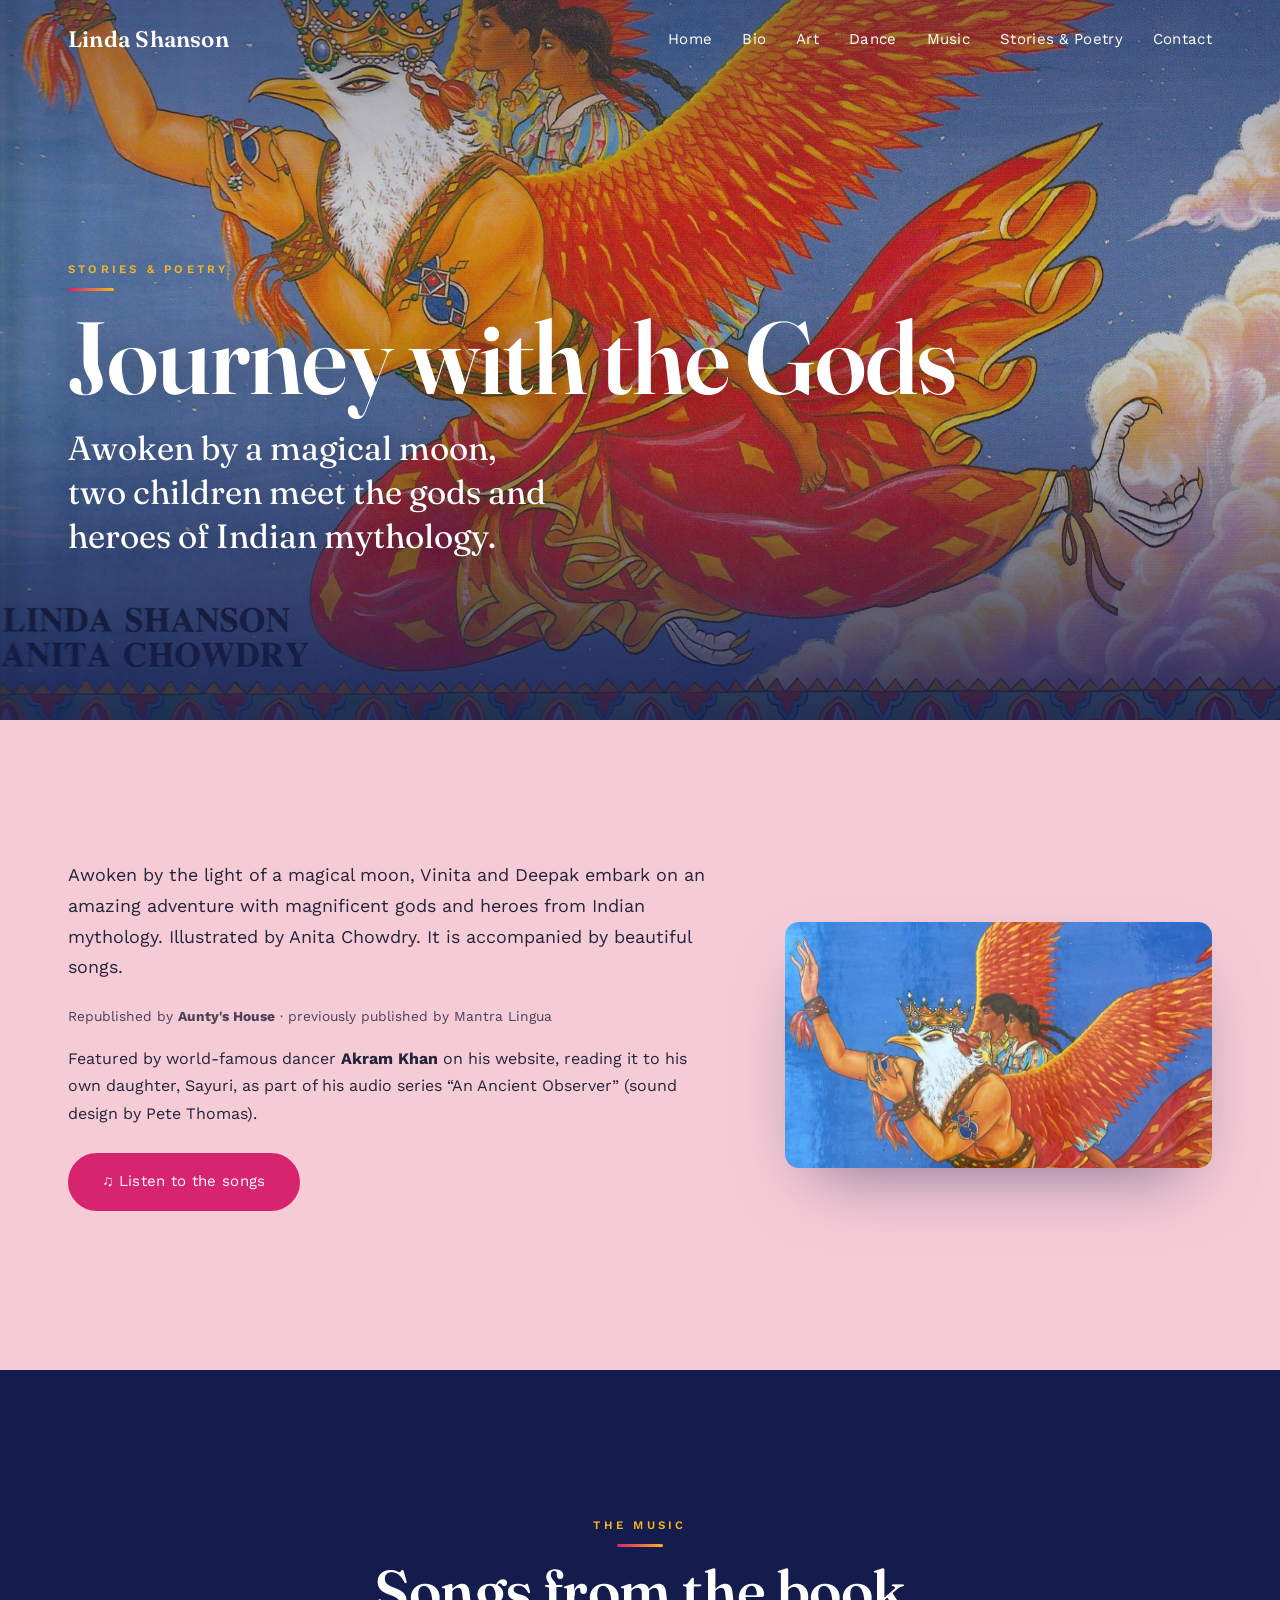
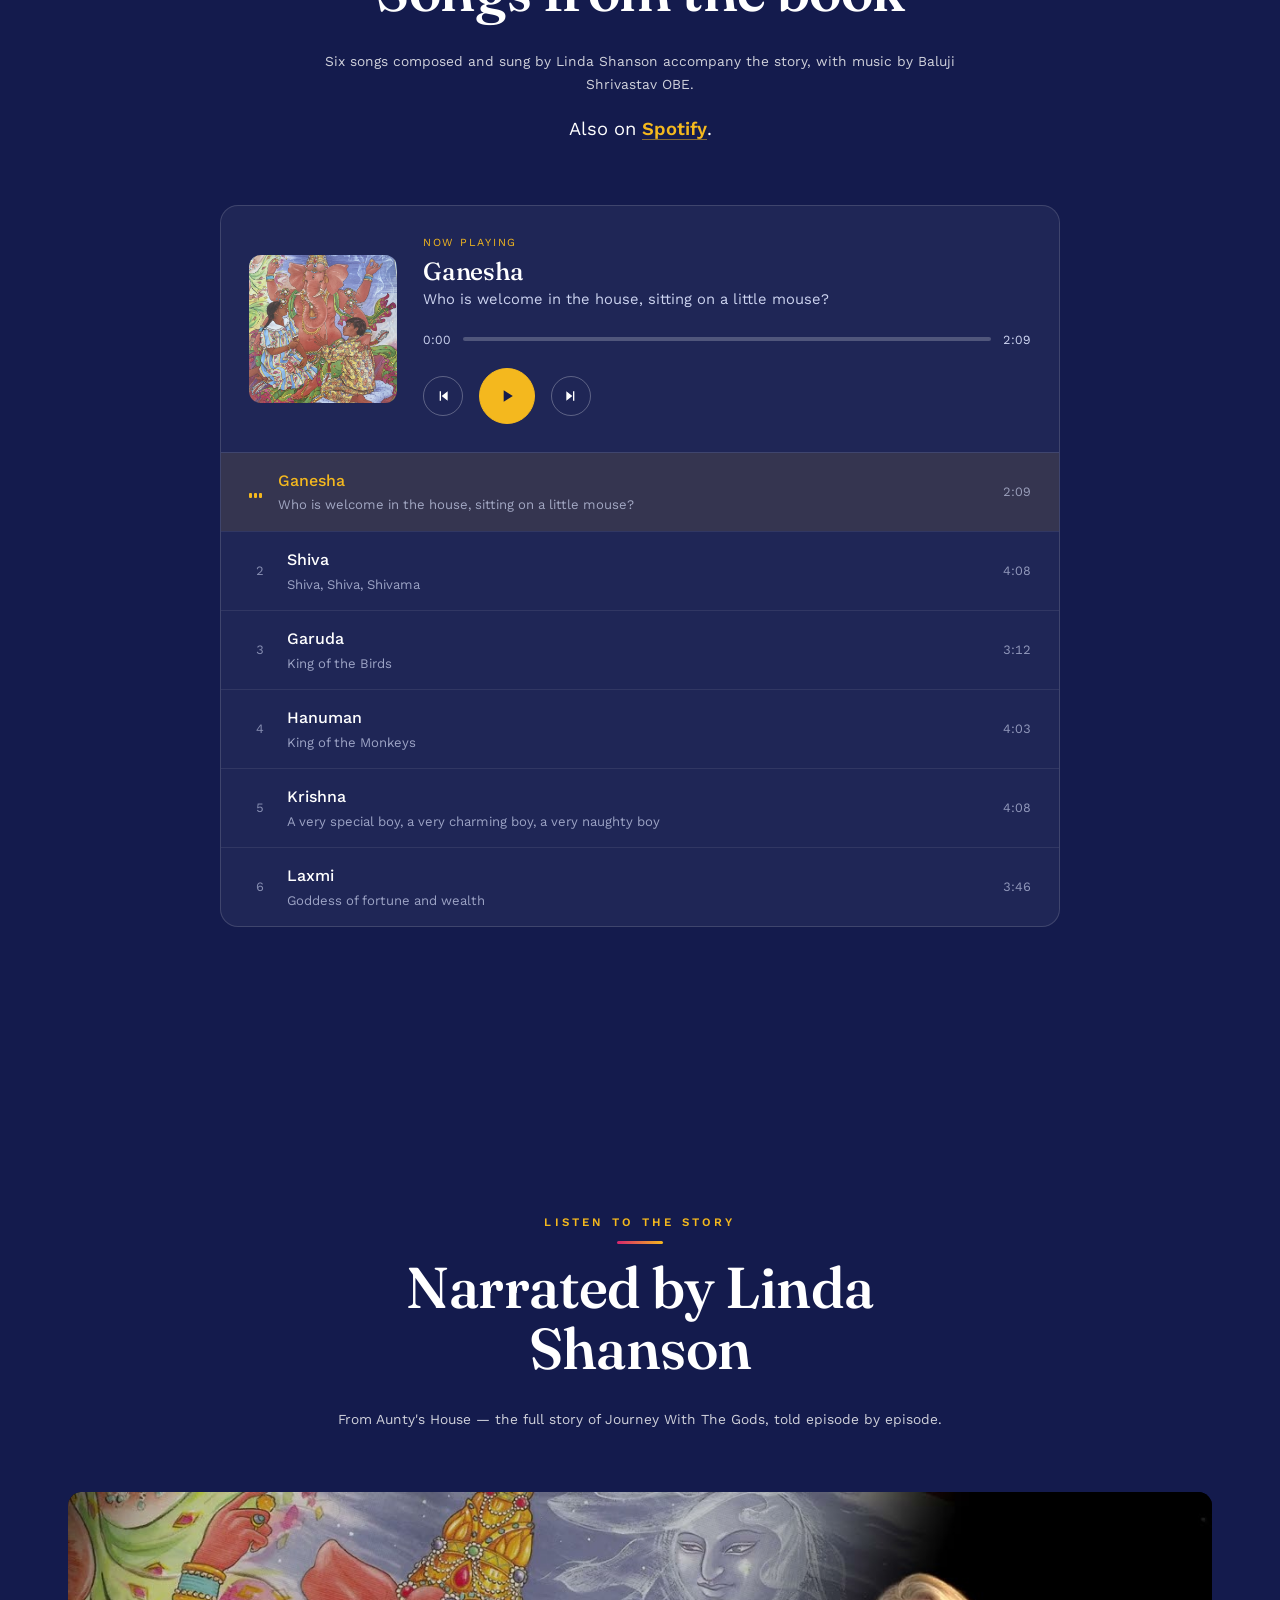
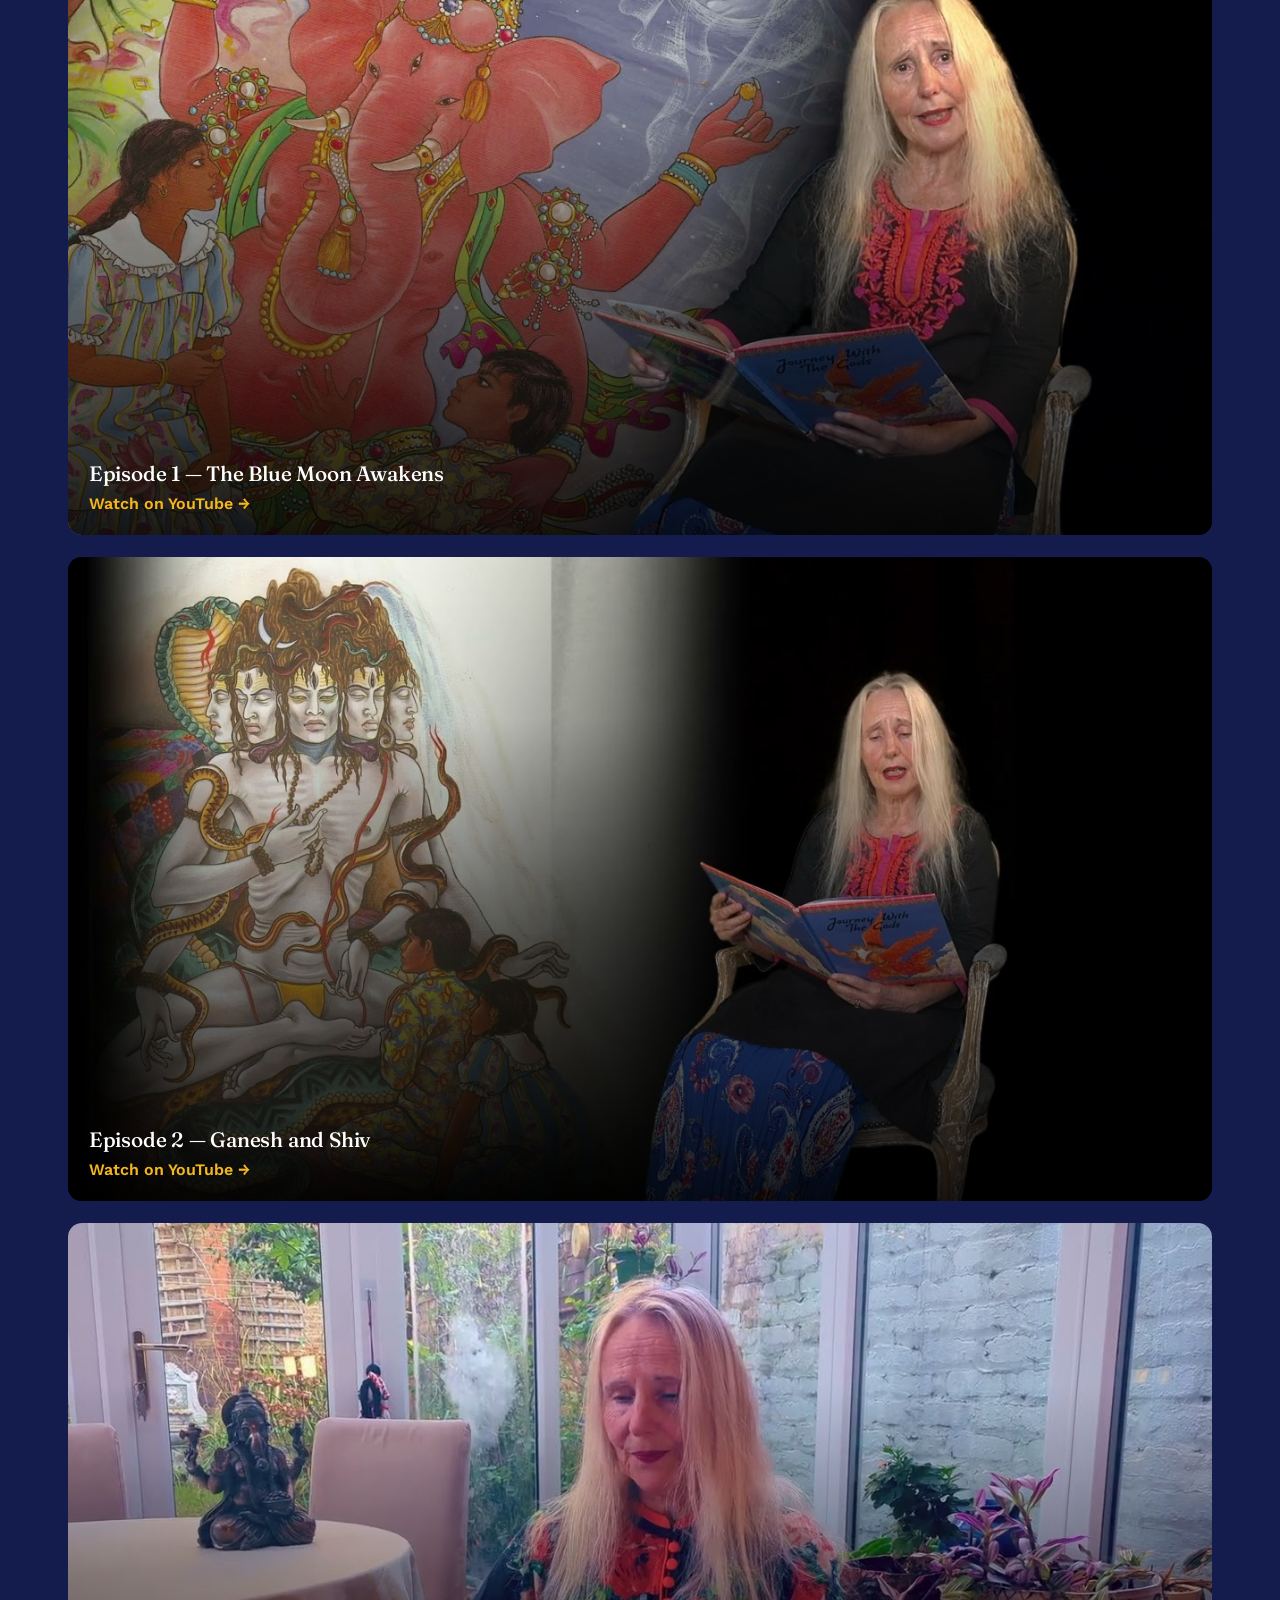
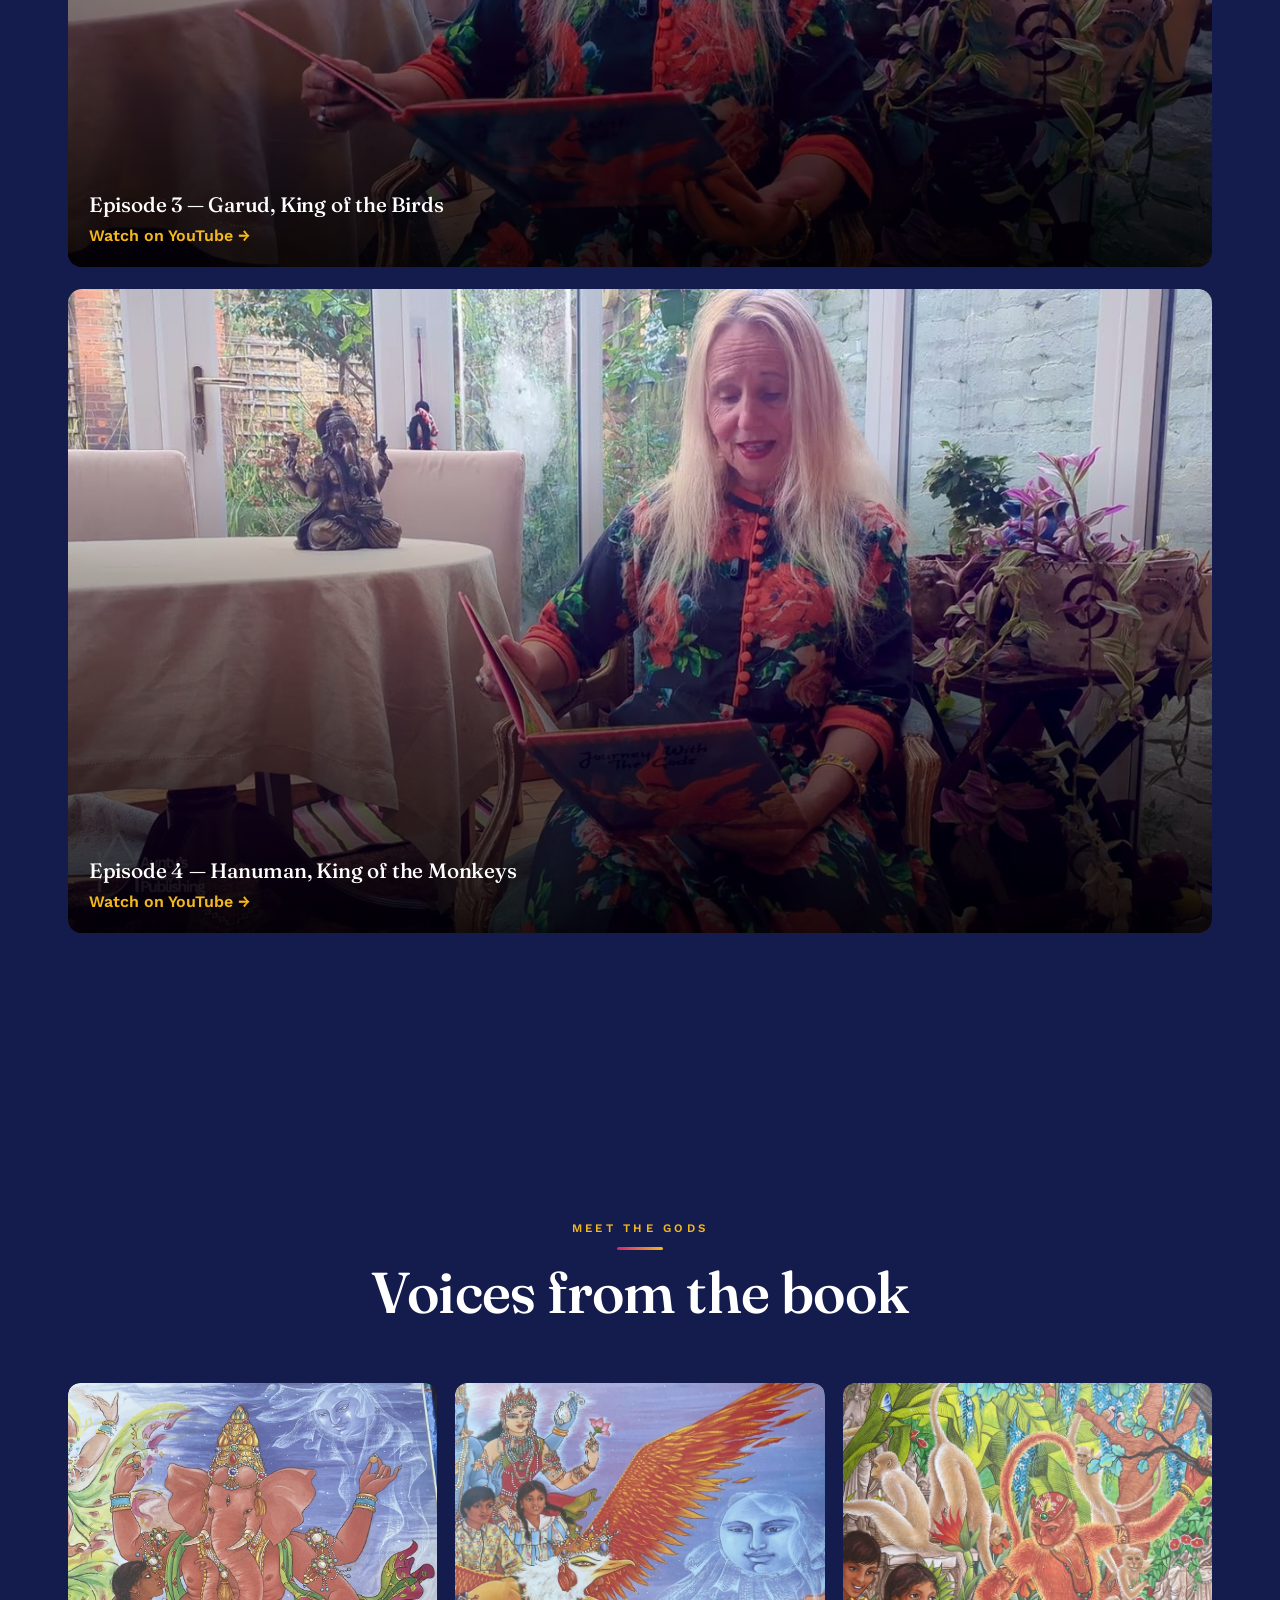
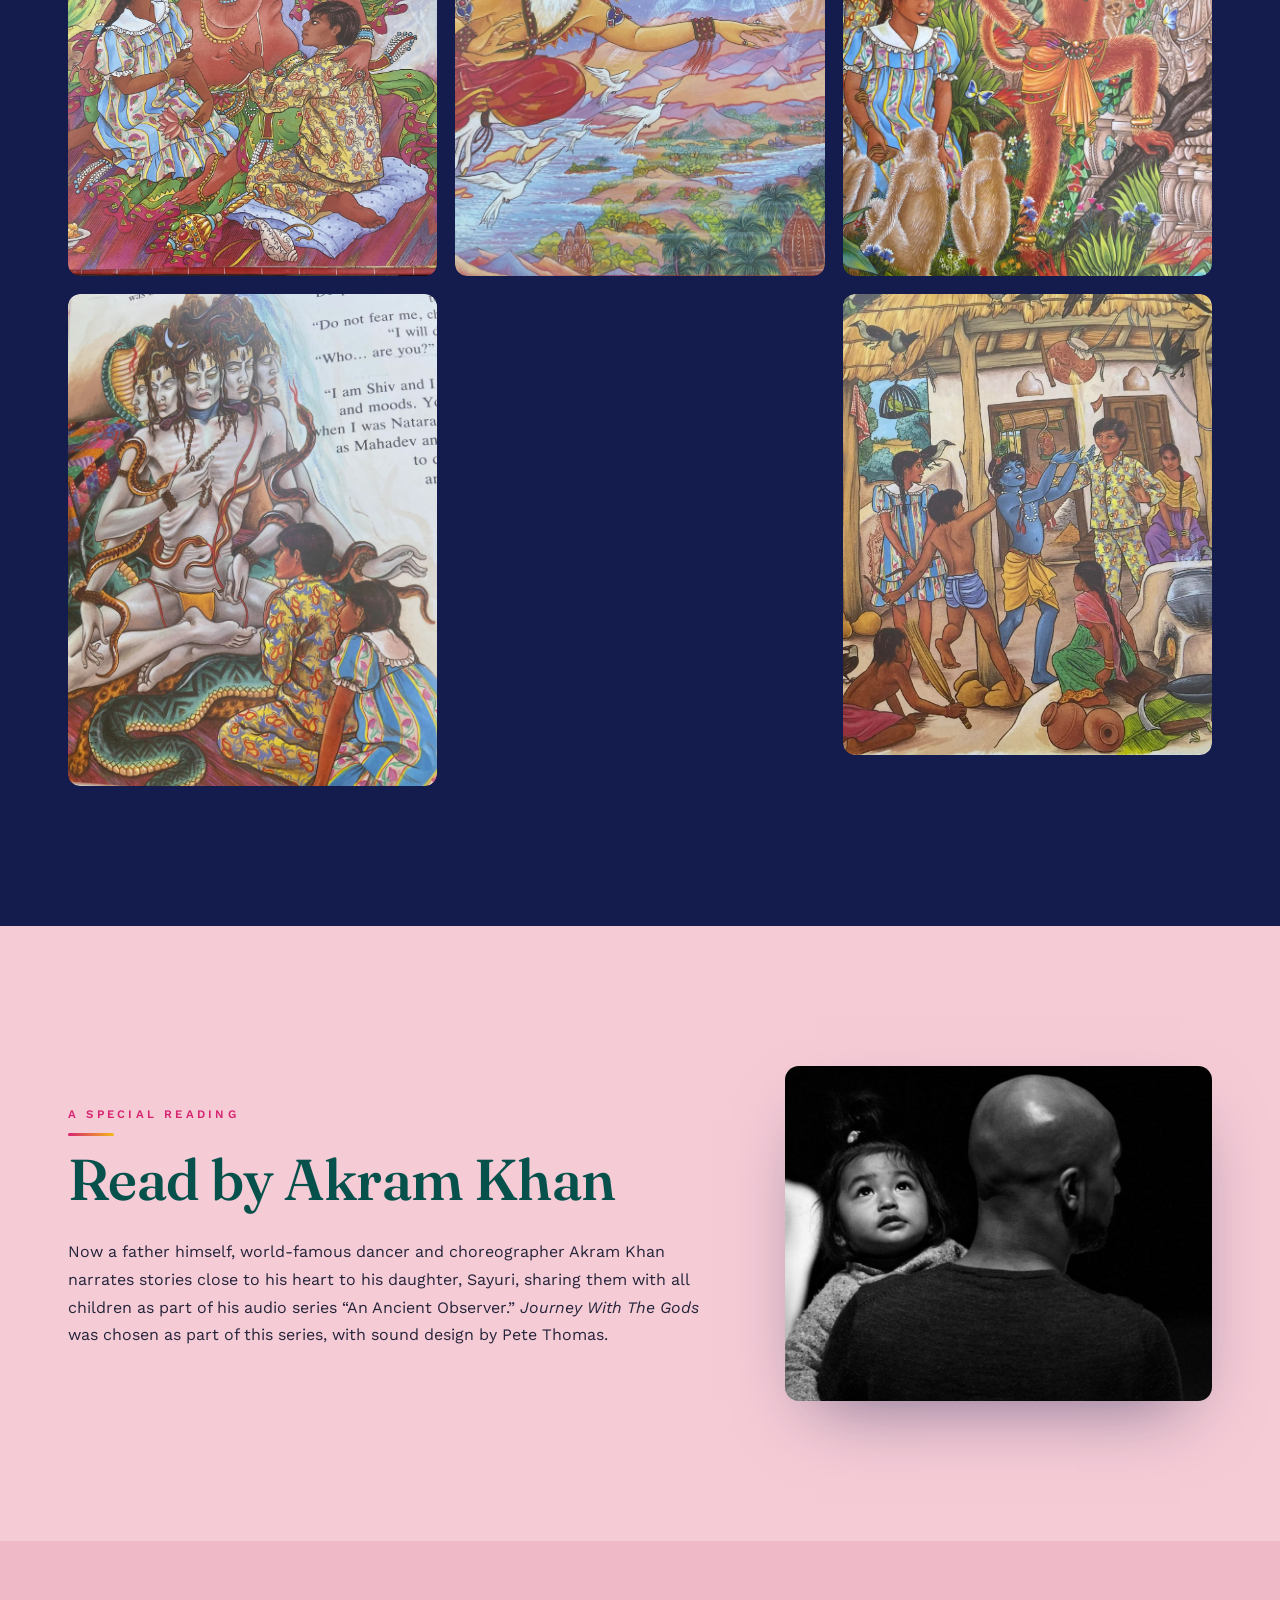
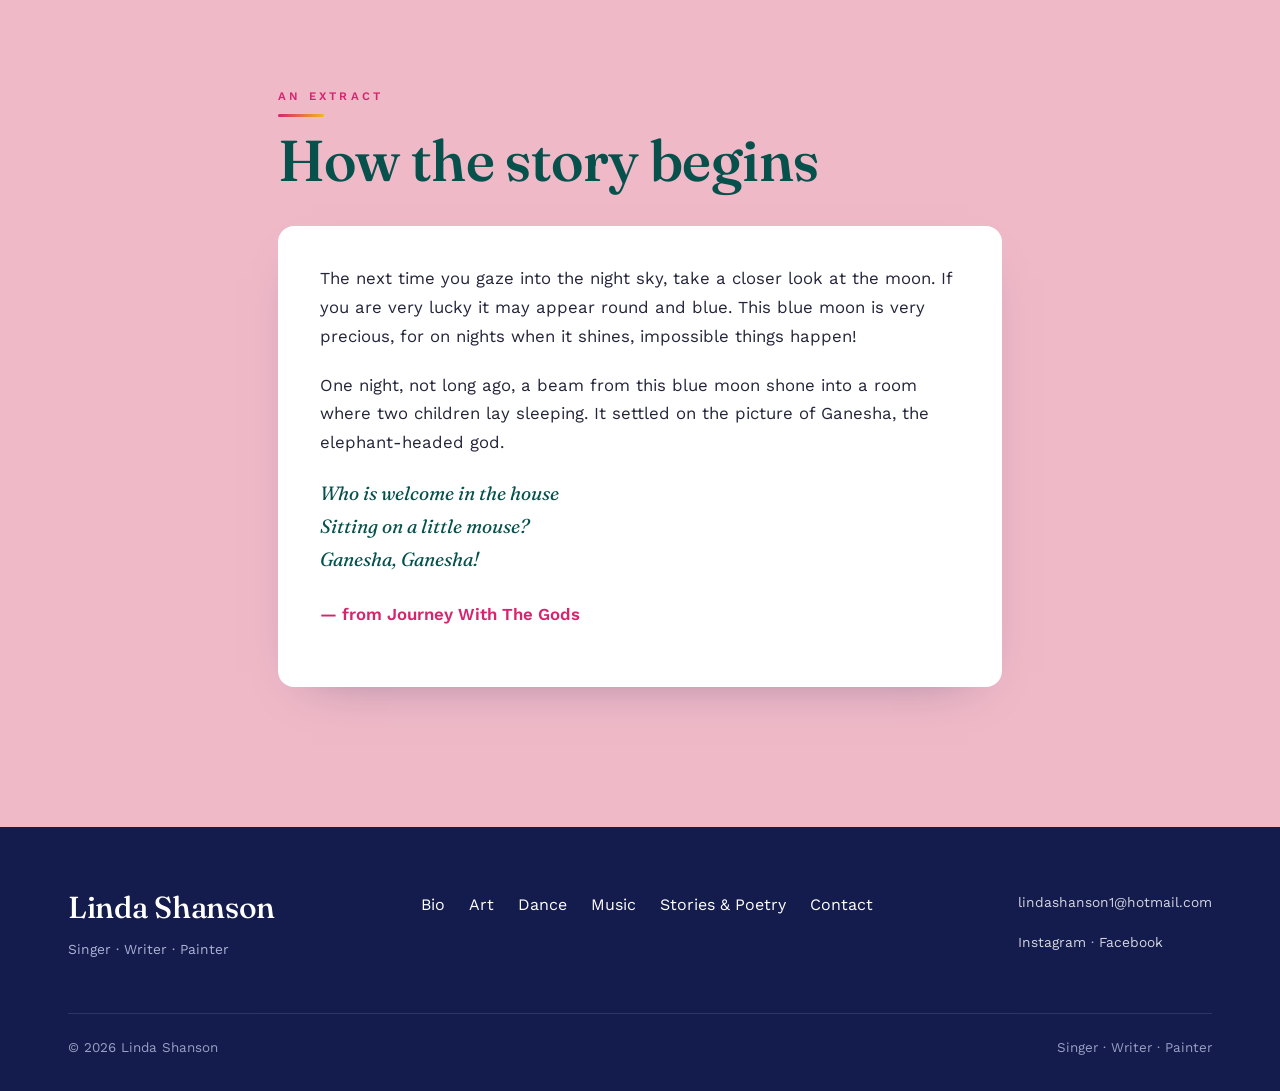
<file: auntyshouse/index.html>
<!DOCTYPE html>
<html lang="en">
<head>
<meta charset="UTF-8">
<meta name="viewport" content="width=device-width, initial-scale=1.0">
<title>Journey with the Gods | Linda Shanson</title>
<meta name="robots" content="noindex">
<link rel="canonical" href="https://www.lindashanson.com/journey-with-the-gods.html">
<meta http-equiv="refresh" content="0; url=/journey-with-the-gods.html">
<script>window.location.replace('/journey-with-the-gods.html');</script>
<link rel="preconnect" href="https://fonts.googleapis.com">
<link rel="preconnect" href="https://fonts.gstatic.com" crossorigin>
<link href="https://fonts.googleapis.com/css2?family=Fraunces:ital,opsz,wght@0,9..144,300..700;1,9..144,400..700&family=Work+Sans:wght@300;400;500;600&display=swap" rel="stylesheet">
<link rel="stylesheet" href="/assets/css/style.css?v=2">
</head>
<body>

<!-- Short link for Aunty's House. Anyone who lands here with scripts and
     meta-refresh both blocked still gets a plain link to follow. -->
<section class="panel cream" style="min-height:100svh;display:grid;place-items:center;text-align:center;">
  <div class="wrap narrow">
    <span class="kicker" style="color:var(--rose)">Aunty's House</span>
    <h2>Journey with the Gods</h2>
    <p>Taking you to the book&rsquo;s page&hellip;</p>
    <p><a class="btn solid" href="/journey-with-the-gods.html">Continue &rarr;</a></p>
  </div>
</section>

</body>
</html>
</file>
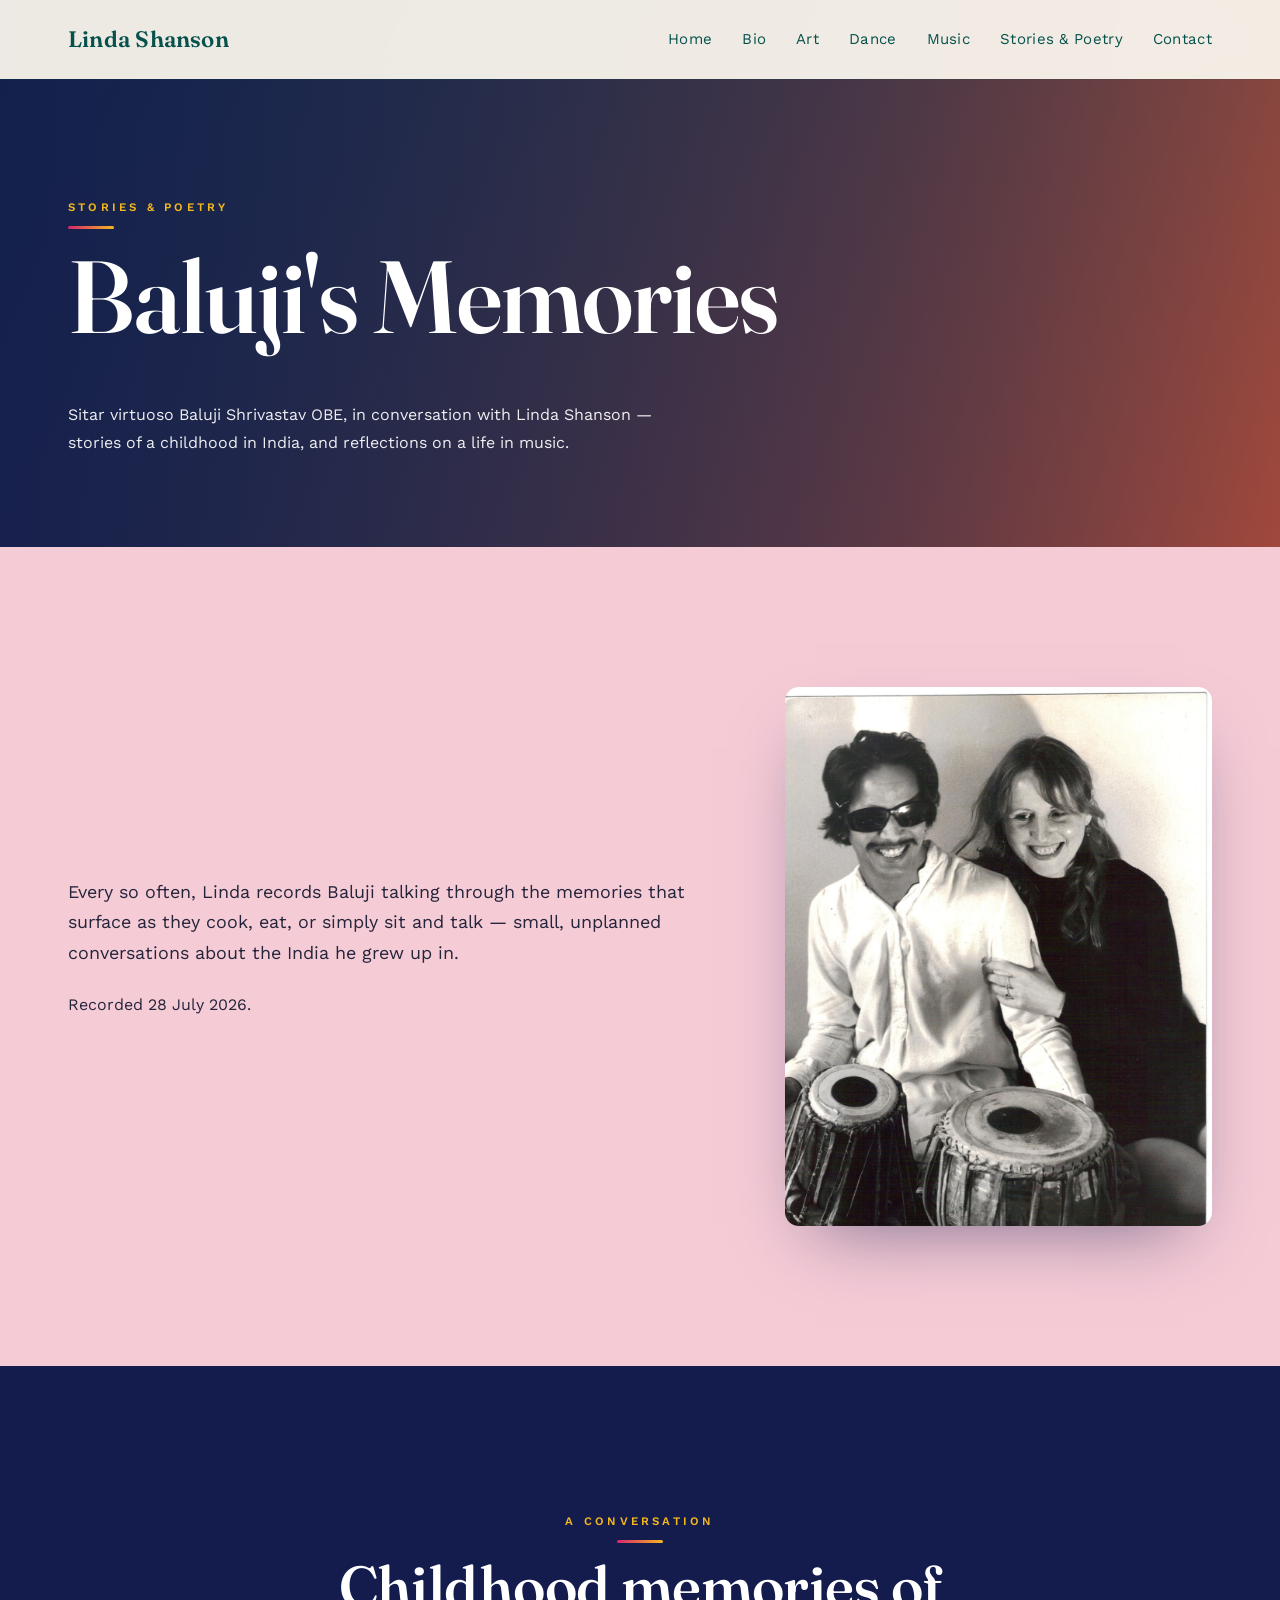
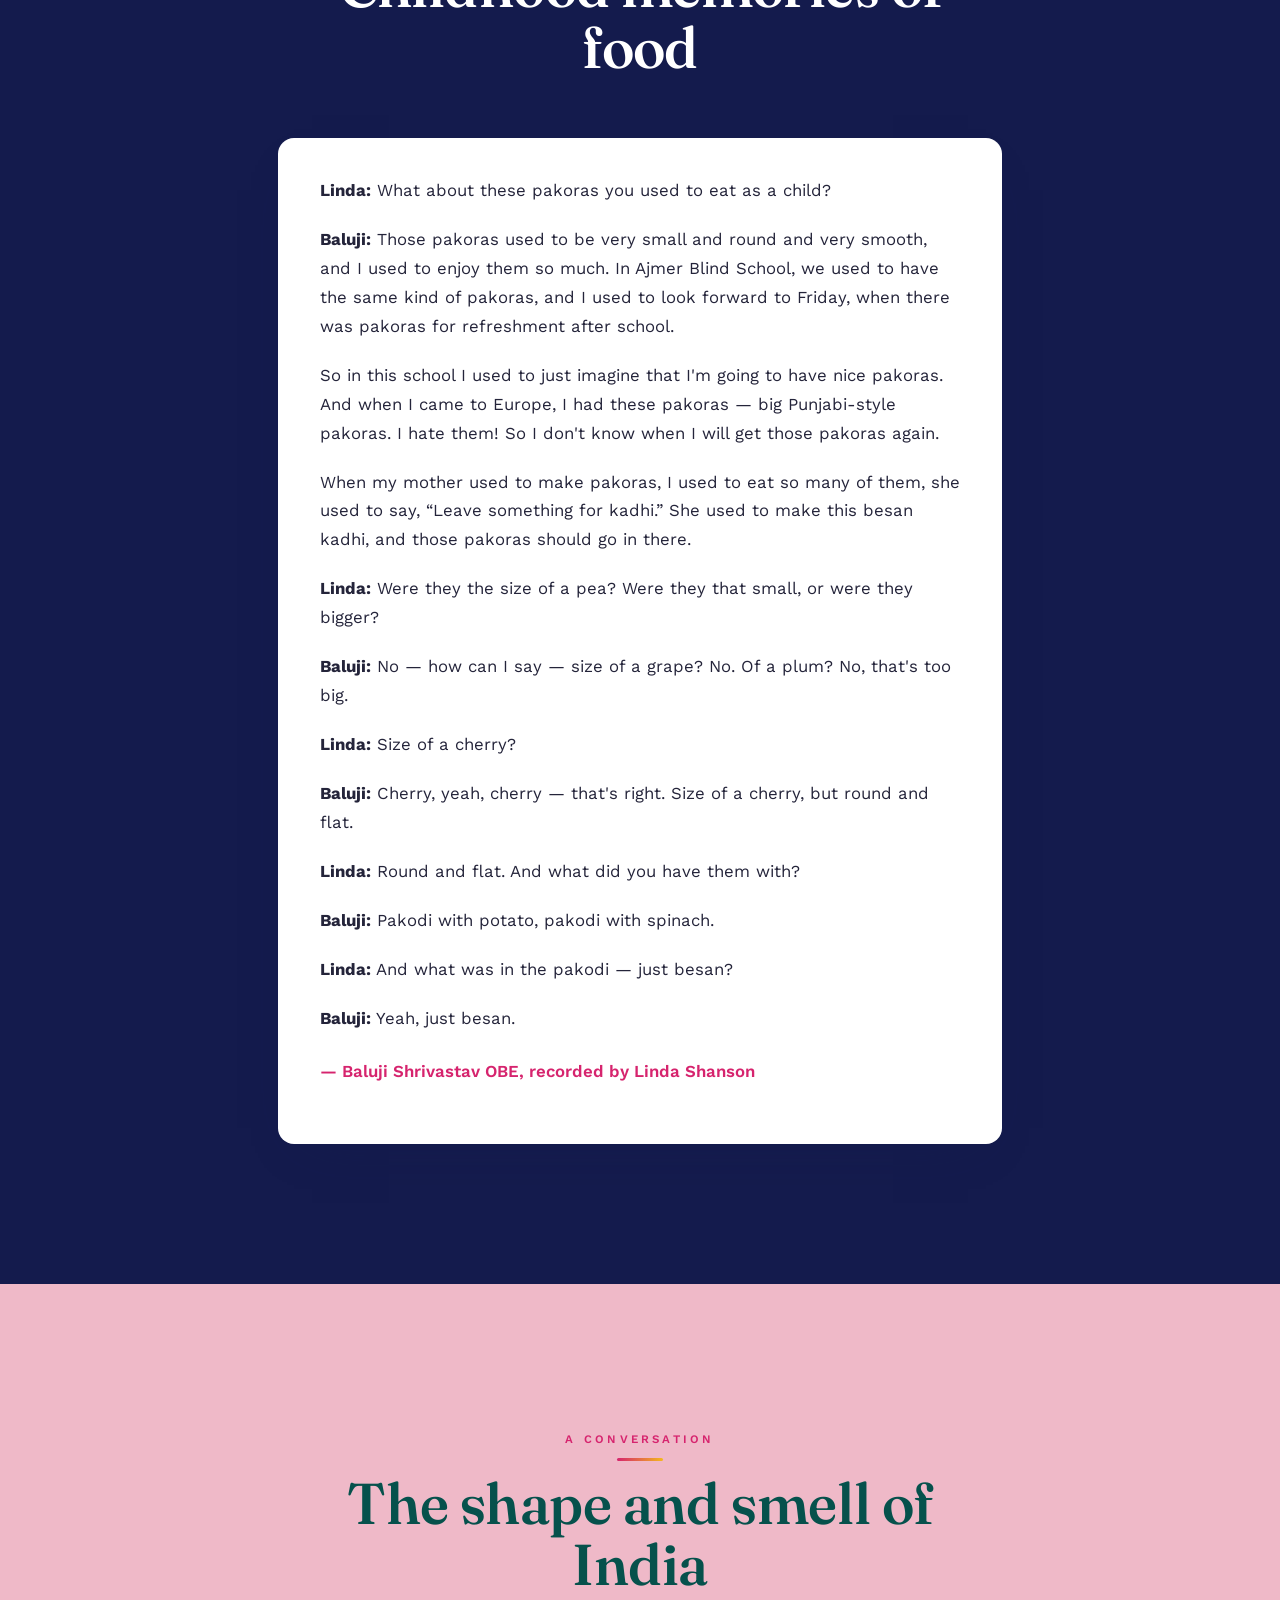
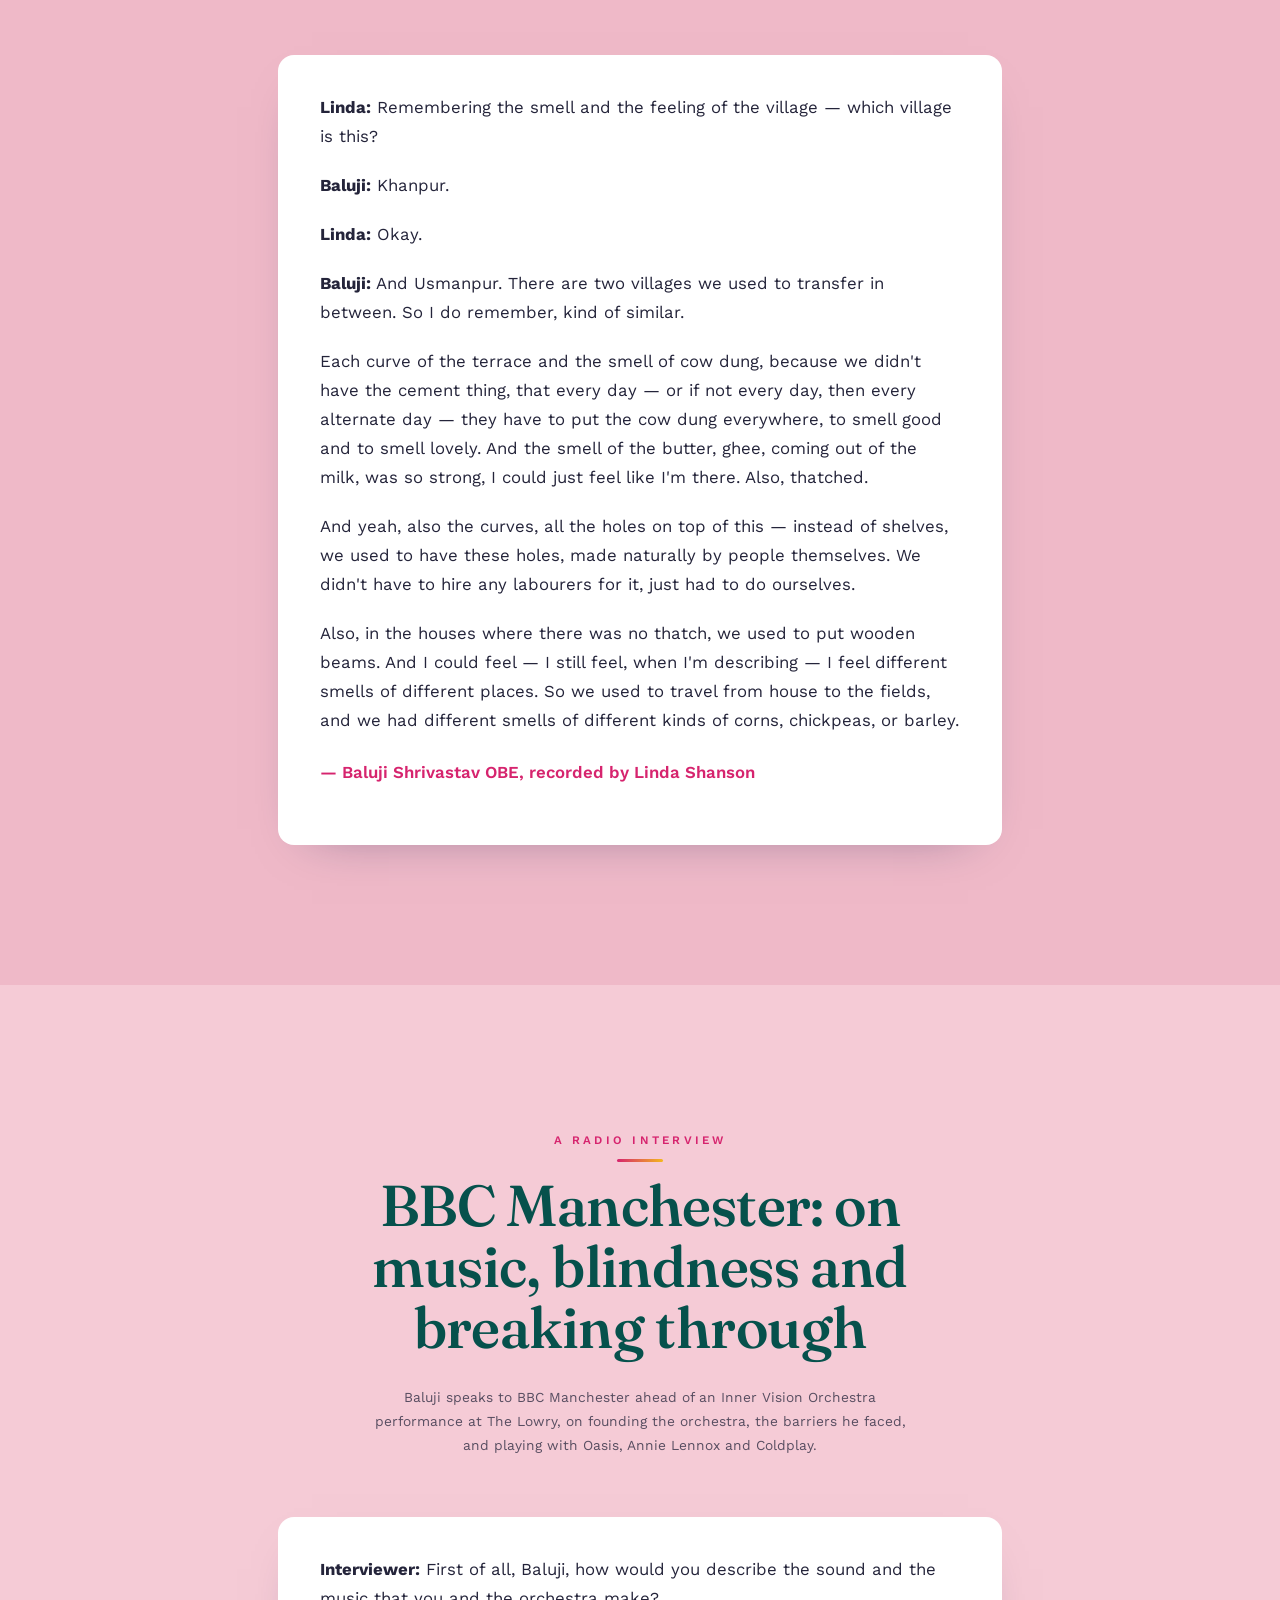
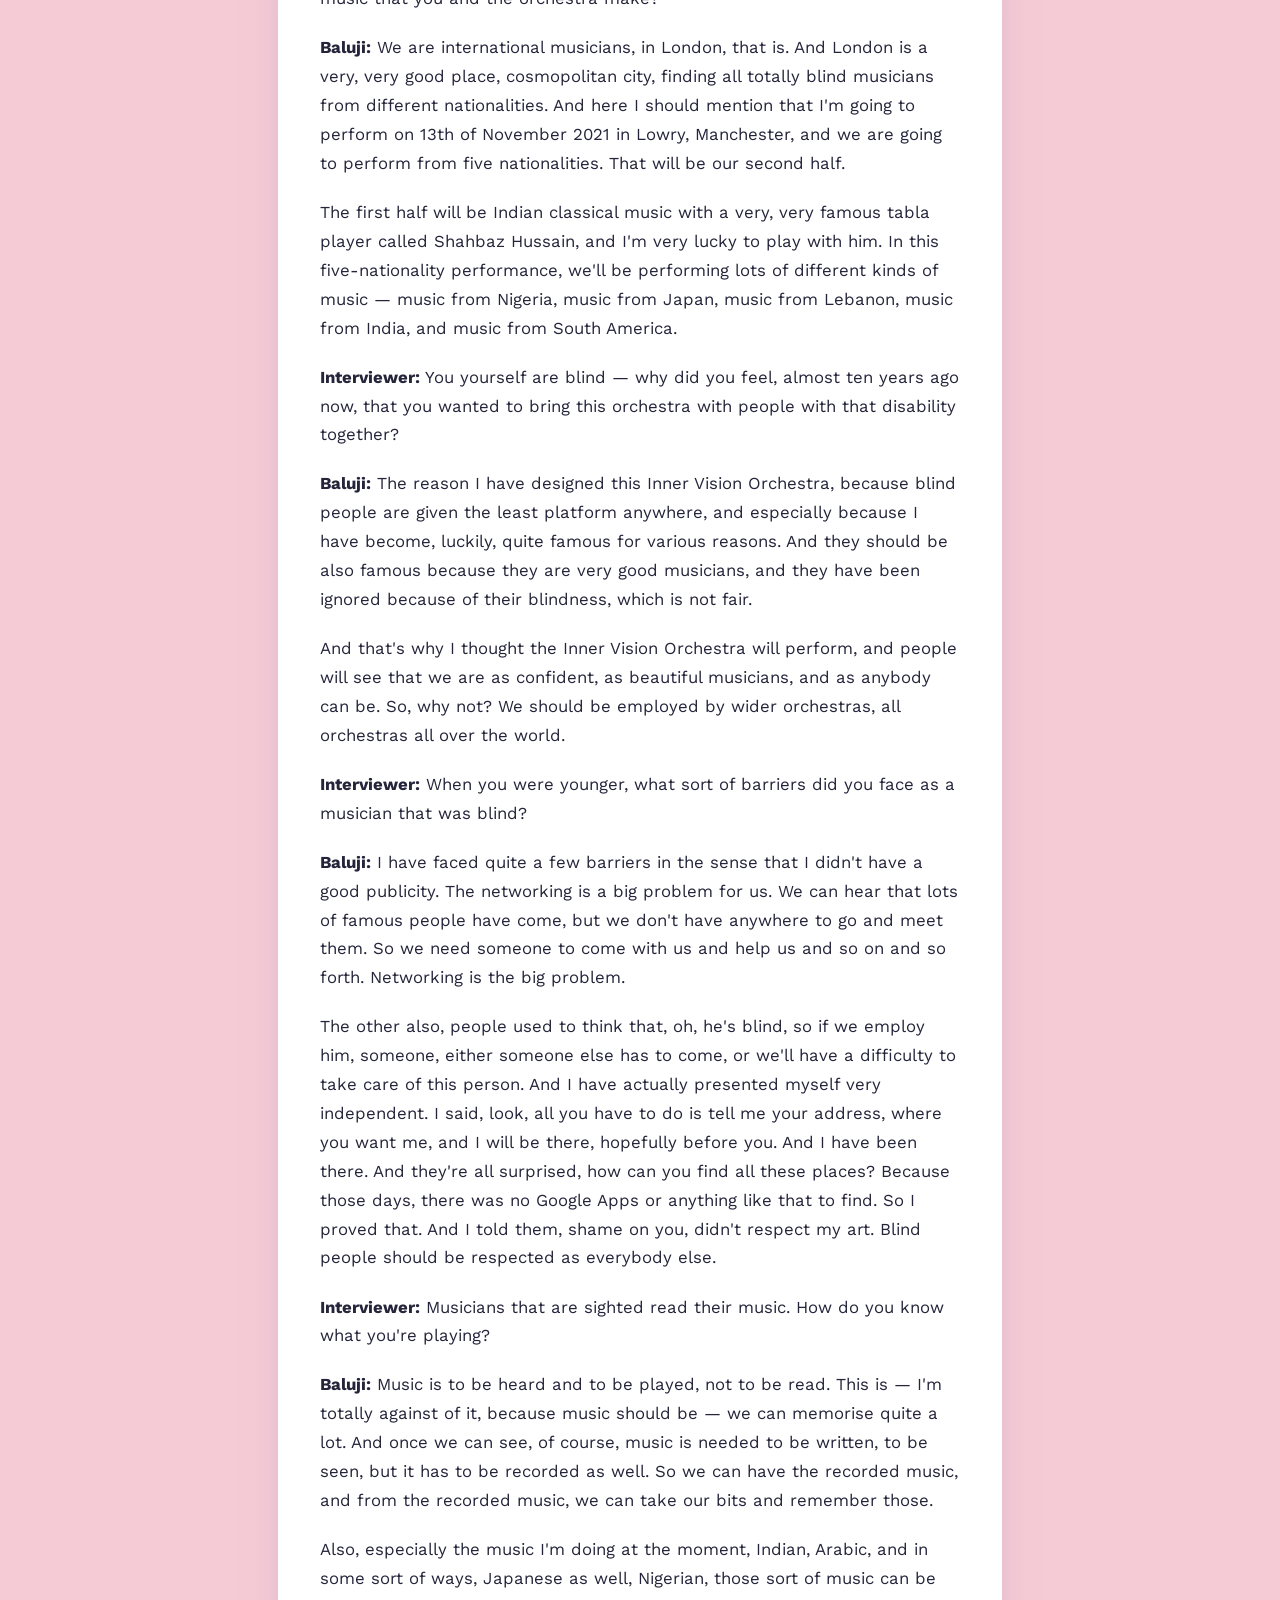
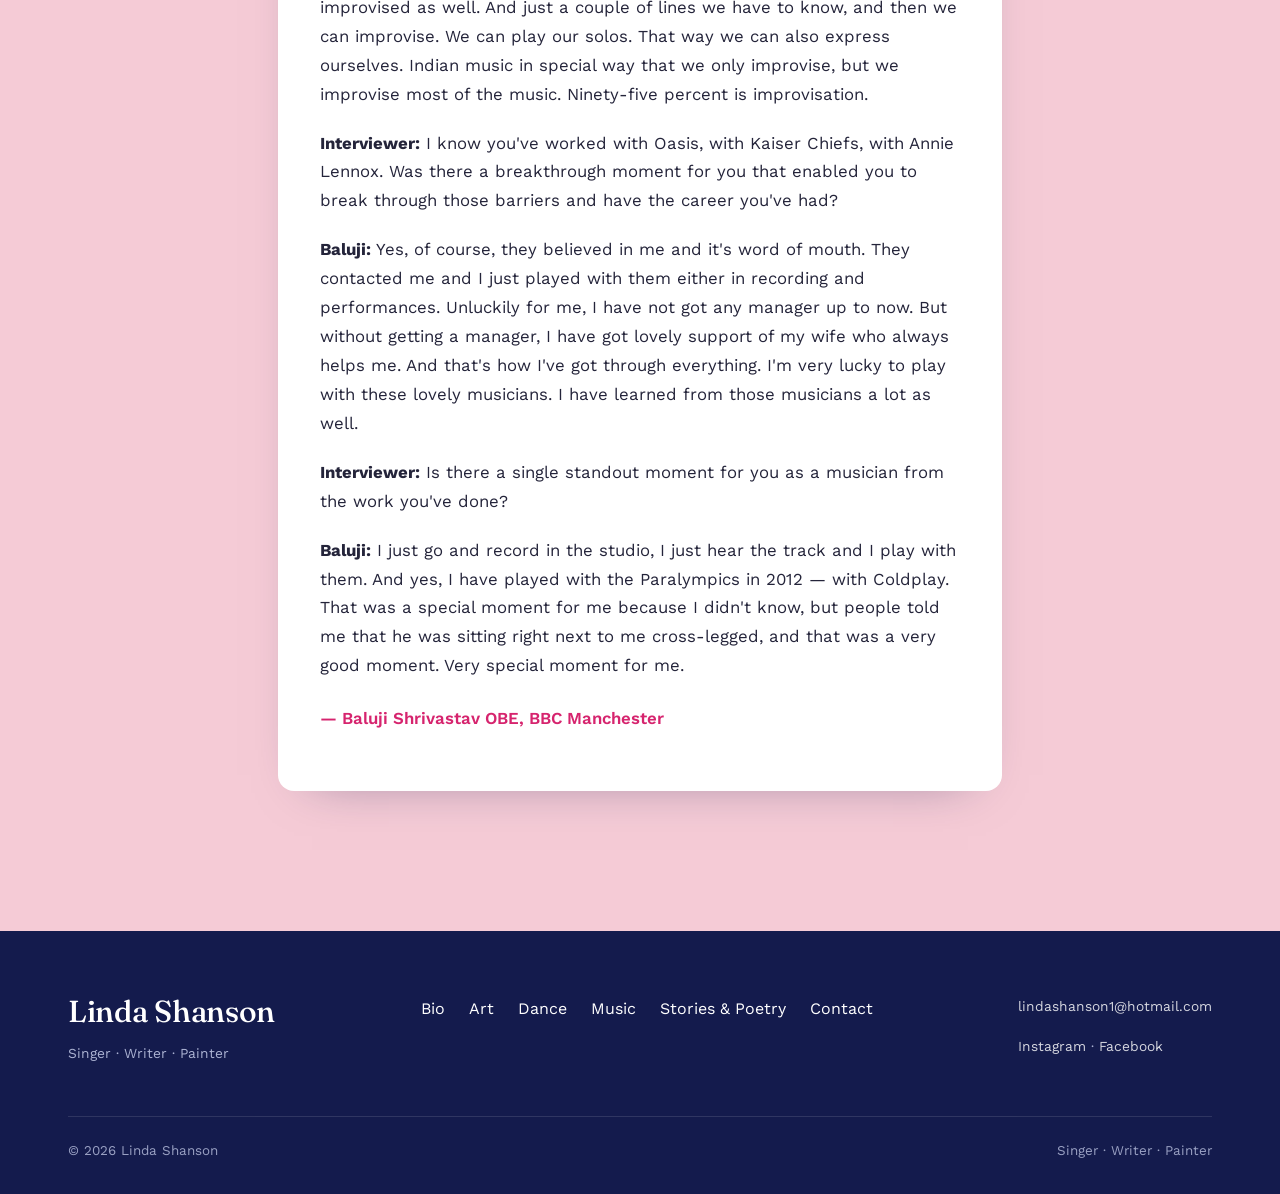
<file: baluji-memories.html>
<!DOCTYPE html>
<html lang="en">
<head>
<meta charset="UTF-8">
<script>document.documentElement.classList.add('js')</script>
<meta name="viewport" content="width=device-width, initial-scale=1.0">
<title>Baluji's Memories | Linda Shanson</title>
<meta name="description" content="Baluji Shrivastav OBE remembers his childhood in India — stories of food, family, village life and Ajmer Blind School, recorded by Linda Shanson.">
<link rel="preconnect" href="https://fonts.googleapis.com">
<link rel="preconnect" href="https://fonts.gstatic.com" crossorigin>
<link href="https://fonts.googleapis.com/css2?family=Fraunces:ital,opsz,wght@0,9..144,300..700;1,9..144,400..700&family=Work+Sans:wght@300;400;500;600&display=swap" rel="stylesheet">
<link rel="stylesheet" href="assets/css/style.css?v=2">
</head>
<body>

<header class="site-header">
  <div class="nav-bar">
    <a href="index.html" class="brand">Linda Shanson</a>
    <nav>
      <button class="nav-toggle" aria-label="Toggle menu"><span></span><span></span><span></span></button>
      <ul class="nav-links">
        <li><a href="index.html">Home</a></li>
        <li><a href="bio.html">Bio</a></li>
        <li><a href="art.html">Art</a></li>
        <li><a href="dance.html">Dance</a></li>
        <li class="has-dropdown">
          <a href="music.html">Music</a>
          <div class="dropdown"><a href="music.html#once-upon-a-night">Once Upon a Night</a></div>
        </li>
        <li class="has-dropdown open">
          <a href="stories.html">Stories &amp; Poetry</a>
          <div class="dropdown">
            <a href="raaja-ajaar.html">Raaja Ajaar</a>
            <a href="journey-with-the-gods.html">Journey with the Gods</a>
            <a href="frankenstein-in-india.html">Frankenstein in India</a>
            <a href="baluji-memories.html" class="active">Baluji's Memories</a>
          </div>
        </li>
        <li><a href="contact.html">Contact</a></li>
      </ul>
    </nav>
  </div>
</header>

<section class="page-hero grad-gold tall">
  <div class="wrap">
    <span class="kicker">Stories &amp; Poetry</span>
    <h1>Baluji's Memories</h1>
    <p>Sitar virtuoso Baluji Shrivastav OBE, in conversation with Linda Shanson — stories of a childhood in India, and reflections on a life in music.</p>
  </div>
</section>

<section class="panel cream">
  <div class="wrap split narrow-img reveal">
    <div>
      <p style="font-size:1.12rem;">Every so often, Linda records Baluji talking through the memories that surface as they cook, eat, or simply sit and talk — small, unplanned conversations about the India he grew up in.</p>
      <p>Recorded 28 July 2026.</p>
    </div>
    <figure class="media">
      <img src="assets/images/bio-balu-linda-young.jpg" alt="Baluji and Linda, early years" loading="lazy">
    </figure>
  </div>
</section>

<section class="panel night">
  <div class="wrap narrow reveal">
    <div class="section-head center">
      <span class="kicker">A conversation</span>
      <h2>Childhood memories of food</h2>
    </div>
    <div class="extract">
      <p><strong>Linda:</strong> What about these pakoras you used to eat as a child?</p>
      <p><strong>Baluji:</strong> Those pakoras used to be very small and round and very smooth, and I used to enjoy them so much. In Ajmer Blind School, we used to have the same kind of pakoras, and I used to look forward to Friday, when there was pakoras for refreshment after school.</p>
      <p>So in this school I used to just imagine that I'm going to have nice pakoras. And when I came to Europe, I had these pakoras &mdash; big Punjabi-style pakoras. I hate them! So I don't know when I will get those pakoras again.</p>
      <p>When my mother used to make pakoras, I used to eat so many of them, she used to say, &ldquo;Leave something for kadhi.&rdquo; She used to make this besan kadhi, and those pakoras should go in there.</p>
      <p><strong>Linda:</strong> Were they the size of a pea? Were they that small, or were they bigger?</p>
      <p><strong>Baluji:</strong> No &mdash; how can I say &mdash; size of a grape? No. Of a plum? No, that's too big.</p>
      <p><strong>Linda:</strong> Size of a cherry?</p>
      <p><strong>Baluji:</strong> Cherry, yeah, cherry &mdash; that's right. Size of a cherry, but round and flat.</p>
      <p><strong>Linda:</strong> Round and flat. And what did you have them with?</p>
      <p><strong>Baluji:</strong> Pakodi with potato, pakodi with spinach.</p>
      <p><strong>Linda:</strong> And what was in the pakodi &mdash; just besan?</p>
      <p><strong>Baluji:</strong> Yeah, just besan.</p>
      <p class="signoff">&mdash; Baluji Shrivastav OBE, recorded by Linda Shanson</p>
    </div>
  </div>
</section>

<section class="panel cream-2">
  <div class="wrap narrow reveal">
    <div class="section-head center">
      <span class="kicker" style="color:var(--rose)">A conversation</span>
      <h2>The shape and smell of India</h2>
    </div>
    <div class="extract">
      <p><strong>Linda:</strong> Remembering the smell and the feeling of the village &mdash; which village is this?</p>
      <p><strong>Baluji:</strong> Khanpur.</p>
      <p><strong>Linda:</strong> Okay.</p>
      <p><strong>Baluji:</strong> And Usmanpur. There are two villages we used to transfer in between. So I do remember, kind of similar.</p>
      <p>Each curve of the terrace and the smell of cow dung, because we didn't have the cement thing, that every day &mdash; or if not every day, then every alternate day &mdash; they have to put the cow dung everywhere, to smell good and to smell lovely. And the smell of the butter, ghee, coming out of the milk, was so strong, I could just feel like I'm there. Also, thatched.</p>
      <p>And yeah, also the curves, all the holes on top of this &mdash; instead of shelves, we used to have these holes, made naturally by people themselves. We didn't have to hire any labourers for it, just had to do ourselves.</p>
      <p>Also, in the houses where there was no thatch, we used to put wooden beams. And I could feel &mdash; I still feel, when I'm describing &mdash; I feel different smells of different places. So we used to travel from house to the fields, and we had different smells of different kinds of corns, chickpeas, or barley.</p>
      <p class="signoff">&mdash; Baluji Shrivastav OBE, recorded by Linda Shanson</p>
    </div>
  </div>
</section>

<section class="panel cream">
  <div class="wrap narrow reveal">
    <div class="section-head center">
      <span class="kicker" style="color:var(--rose)">A radio interview</span>
      <h2>BBC Manchester: on music, blindness and breaking through</h2>
      <p class="small" style="opacity:.75;max-width:60ch;margin-left:auto;margin-right:auto;">Baluji speaks to BBC Manchester ahead of an Inner Vision Orchestra performance at The Lowry, on founding the orchestra, the barriers he faced, and playing with Oasis, Annie Lennox and Coldplay.</p>
    </div>
    <div class="extract">
      <p><strong>Interviewer:</strong> First of all, Baluji, how would you describe the sound and the music that you and the orchestra make?</p>
      <p><strong>Baluji:</strong> We are international musicians, in London, that is. And London is a very, very good place, cosmopolitan city, finding all totally blind musicians from different nationalities. And here I should mention that I'm going to perform on 13th of November 2021 in Lowry, Manchester, and we are going to perform from five nationalities. That will be our second half.</p>
      <p>The first half will be Indian classical music with a very, very famous tabla player called Shahbaz Hussain, and I'm very lucky to play with him. In this five-nationality performance, we'll be performing lots of different kinds of music &mdash; music from Nigeria, music from Japan, music from Lebanon, music from India, and music from South America.</p>
      <p><strong>Interviewer:</strong> You yourself are blind &mdash; why did you feel, almost ten years ago now, that you wanted to bring this orchestra with people with that disability together?</p>
      <p><strong>Baluji:</strong> The reason I have designed this Inner Vision Orchestra, because blind people are given the least platform anywhere, and especially because I have become, luckily, quite famous for various reasons. And they should be also famous because they are very good musicians, and they have been ignored because of their blindness, which is not fair.</p>
      <p>And that's why I thought the Inner Vision Orchestra will perform, and people will see that we are as confident, as beautiful musicians, and as anybody can be. So, why not? We should be employed by wider orchestras, all orchestras all over the world.</p>
      <p><strong>Interviewer:</strong> When you were younger, what sort of barriers did you face as a musician that was blind?</p>
      <p><strong>Baluji:</strong> I have faced quite a few barriers in the sense that I didn't have a good publicity. The networking is a big problem for us. We can hear that lots of famous people have come, but we don't have anywhere to go and meet them. So we need someone to come with us and help us and so on and so forth. Networking is the big problem.</p>
      <p>The other also, people used to think that, oh, he's blind, so if we employ him, someone, either someone else has to come, or we'll have a difficulty to take care of this person. And I have actually presented myself very independent. I said, look, all you have to do is tell me your address, where you want me, and I will be there, hopefully before you. And I have been there. And they're all surprised, how can you find all these places? Because those days, there was no Google Apps or anything like that to find. So I proved that. And I told them, shame on you, didn't respect my art. Blind people should be respected as everybody else.</p>
      <p><strong>Interviewer:</strong> Musicians that are sighted read their music. How do you know what you're playing?</p>
      <p><strong>Baluji:</strong> Music is to be heard and to be played, not to be read. This is &mdash; I'm totally against of it, because music should be &mdash; we can memorise quite a lot. And once we can see, of course, music is needed to be written, to be seen, but it has to be recorded as well. So we can have the recorded music, and from the recorded music, we can take our bits and remember those.</p>
      <p>Also, especially the music I'm doing at the moment, Indian, Arabic, and in some sort of ways, Japanese as well, Nigerian, those sort of music can be improvised as well. And just a couple of lines we have to know, and then we can improvise. We can play our solos. That way we can also express ourselves. Indian music in special way that we only improvise, but we improvise most of the music. Ninety-five percent is improvisation.</p>
      <p><strong>Interviewer:</strong> I know you've worked with Oasis, with Kaiser Chiefs, with Annie Lennox. Was there a breakthrough moment for you that enabled you to break through those barriers and have the career you've had?</p>
      <p><strong>Baluji:</strong> Yes, of course, they believed in me and it's word of mouth. They contacted me and I just played with them either in recording and performances. Unluckily for me, I have not got any manager up to now. But without getting a manager, I have got lovely support of my wife who always helps me. And that's how I've got through everything. I'm very lucky to play with these lovely musicians. I have learned from those musicians a lot as well.</p>
      <p><strong>Interviewer:</strong> Is there a single standout moment for you as a musician from the work you've done?</p>
      <p><strong>Baluji:</strong> I just go and record in the studio, I just hear the track and I play with them. And yes, I have played with the Paralympics in 2012 &mdash; with Coldplay. That was a special moment for me because I didn't know, but people told me that he was sitting right next to me cross-legged, and that was a very good moment. Very special moment for me.</p>
      <p class="signoff">&mdash; Baluji Shrivastav OBE, BBC Manchester</p>
    </div>
  </div>
</section>

<footer class="site-footer">
  <div class="wrap">
    <div class="footer-grid">
      <div><h3>Linda Shanson</h3><p class="small">Singer &middot; Writer &middot; Painter</p></div>
      <ul class="footer-nav">
        <li><a href="bio.html">Bio</a></li>
        <li><a href="art.html">Art</a></li>
        <li><a href="dance.html">Dance</a></li>
        <li><a href="music.html">Music</a></li>
        <li><a href="stories.html">Stories &amp; Poetry</a></li>
        <li><a href="contact.html">Contact</a></li>
      </ul>
      <div>
        <p class="small"><a href="mailto:lindashanson1@hotmail.com">lindashanson1@hotmail.com</a></p>
        <p class="small"><a href="https://www.instagram.com/lindashanson" target="_blank" rel="noopener">Instagram</a> &middot; <a href="https://www.facebook.com/lindashansonartist/" target="_blank" rel="noopener">Facebook</a></p>
      </div>
    </div>
    <div class="footer-bottom">
      <span>&copy; <span id="year"></span> Linda Shanson</span>
      <span>Singer &middot; Writer &middot; Painter</span>
    </div>
  </div>
</footer>

<script src="assets/js/nav.js?v=2"></script>
</body>
</html>
</file>
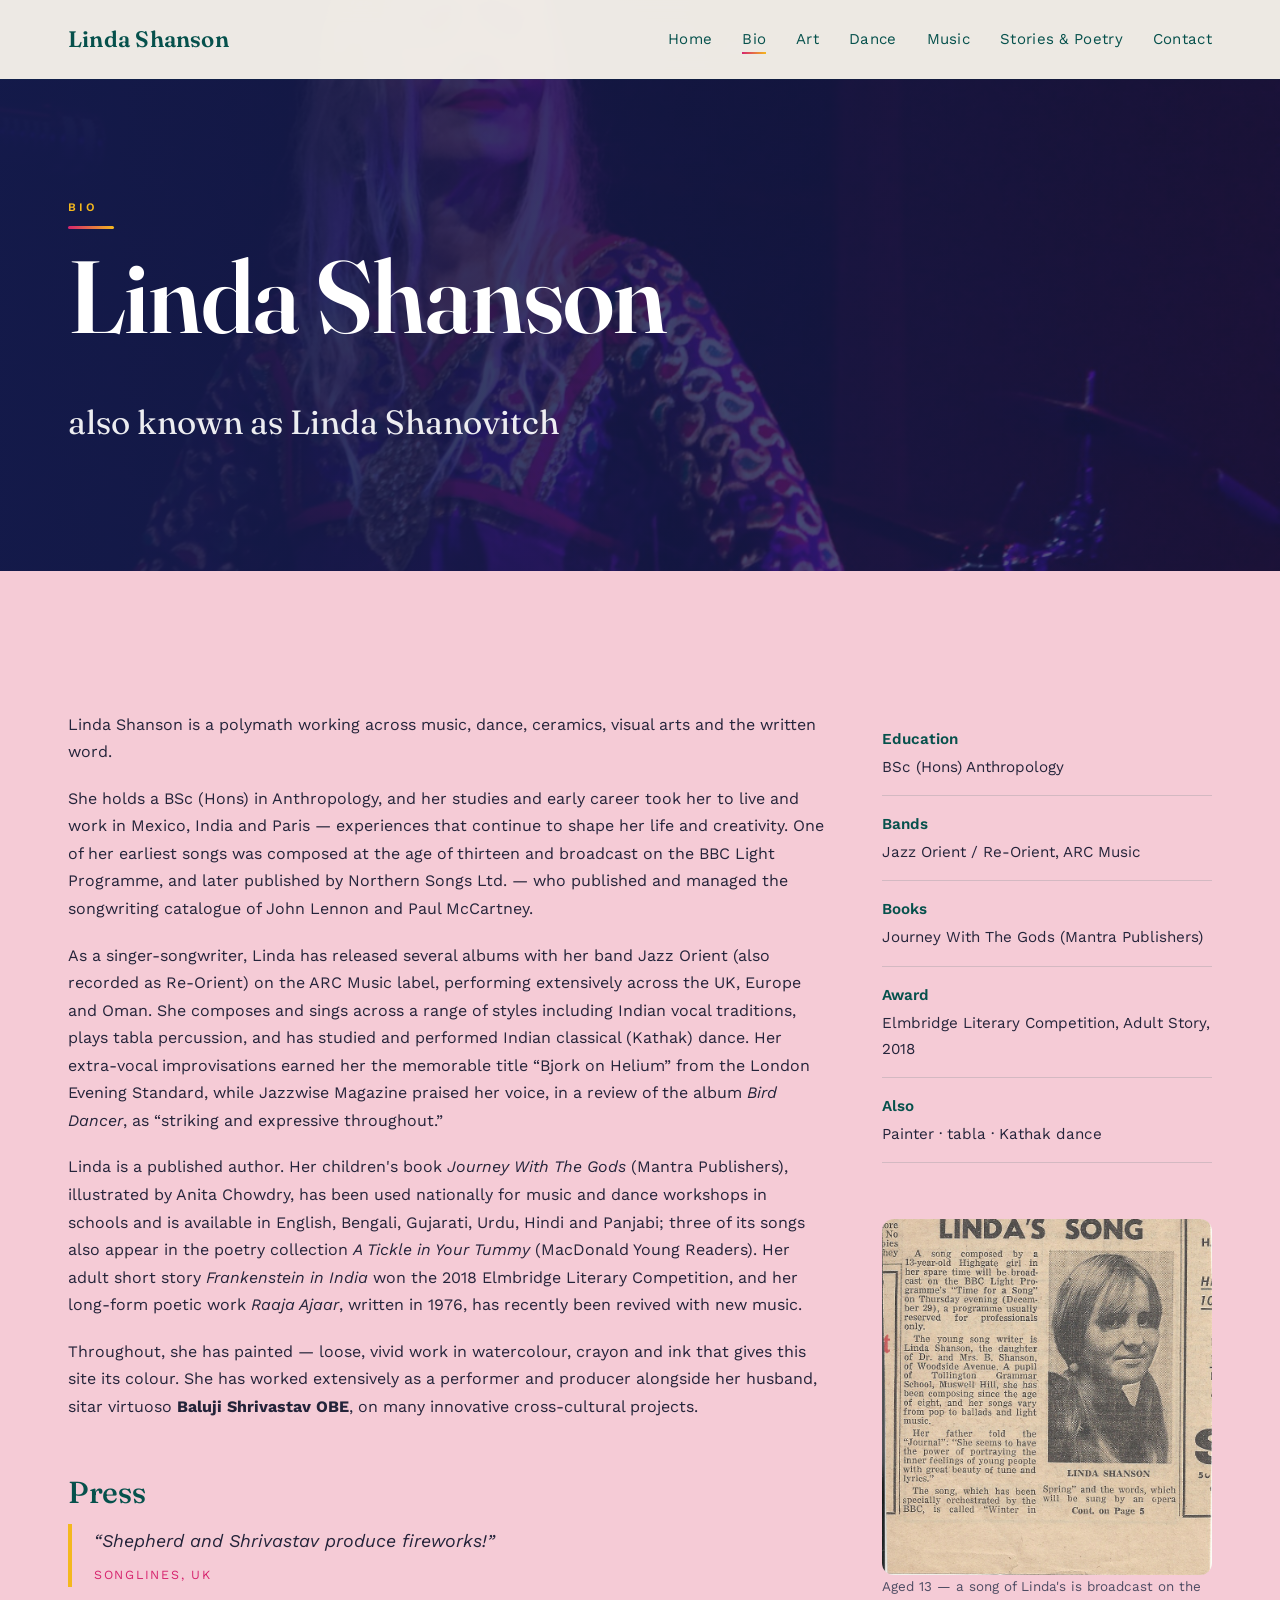
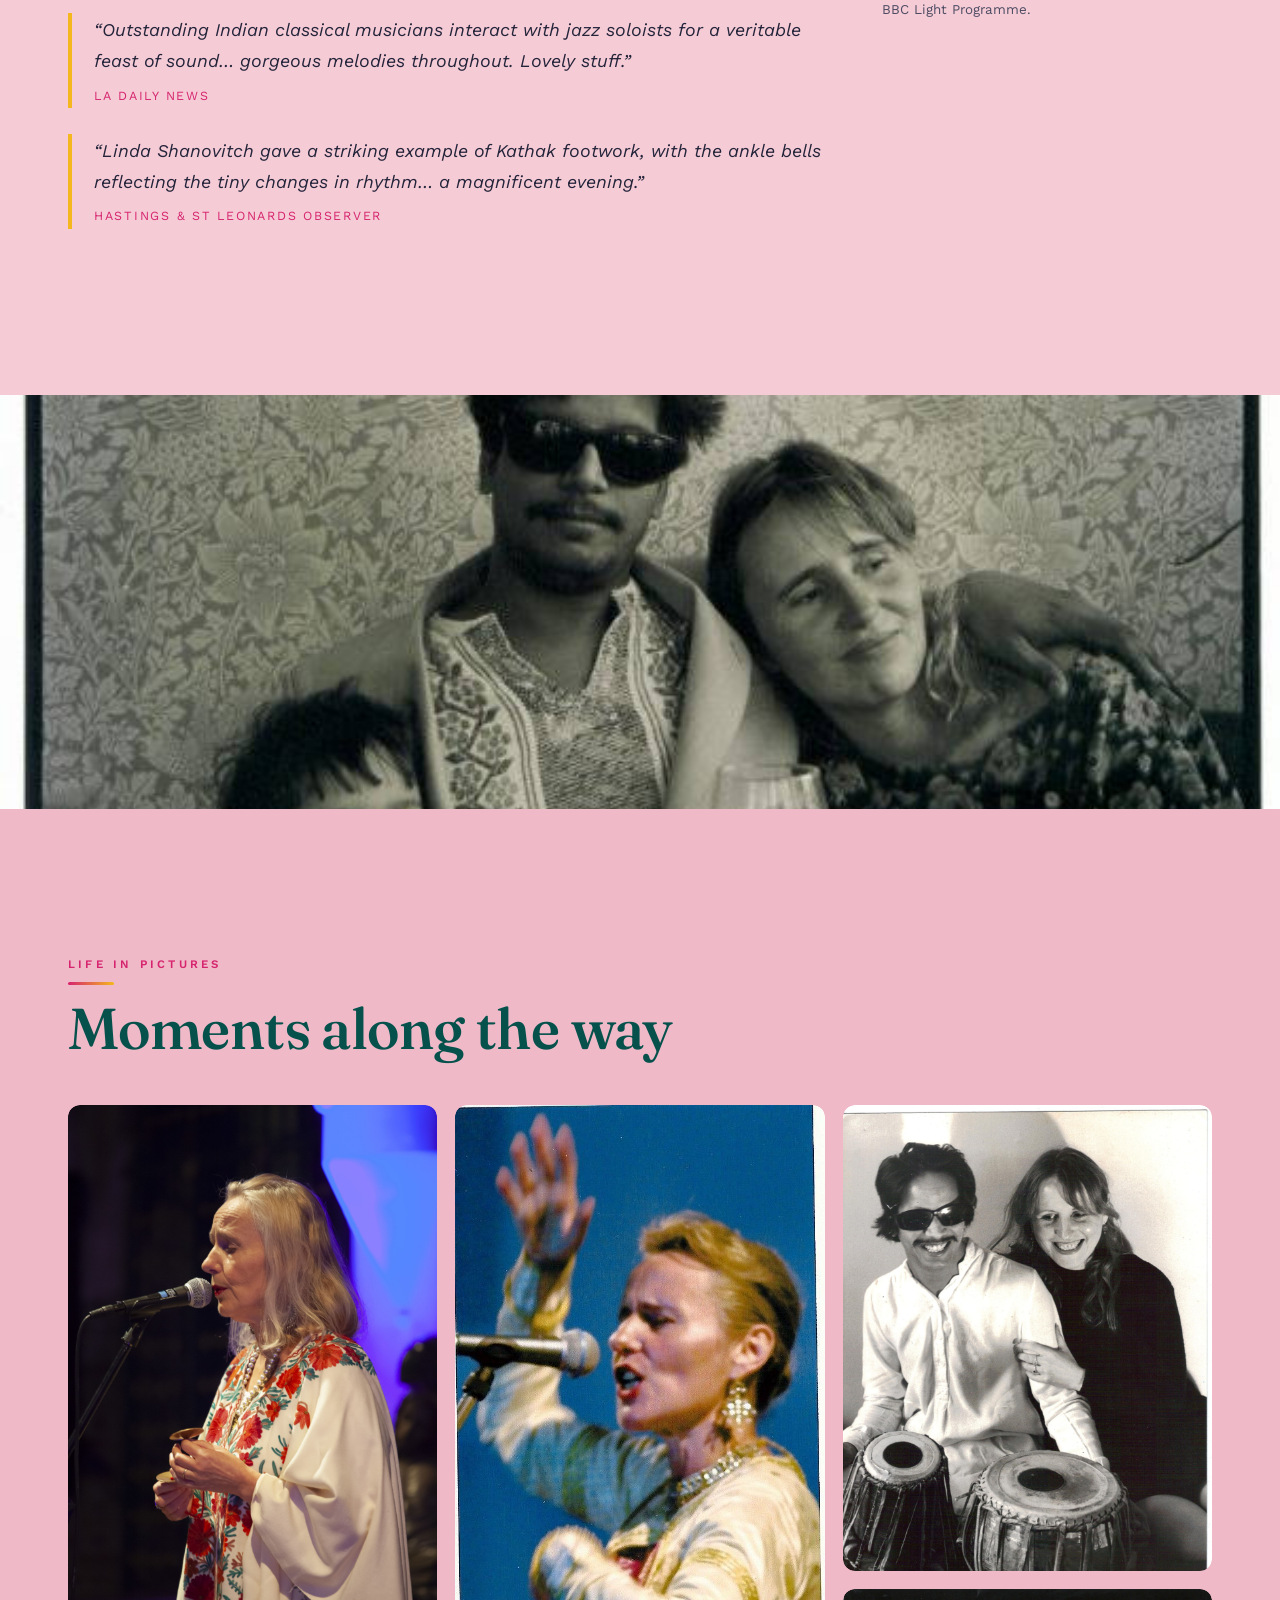
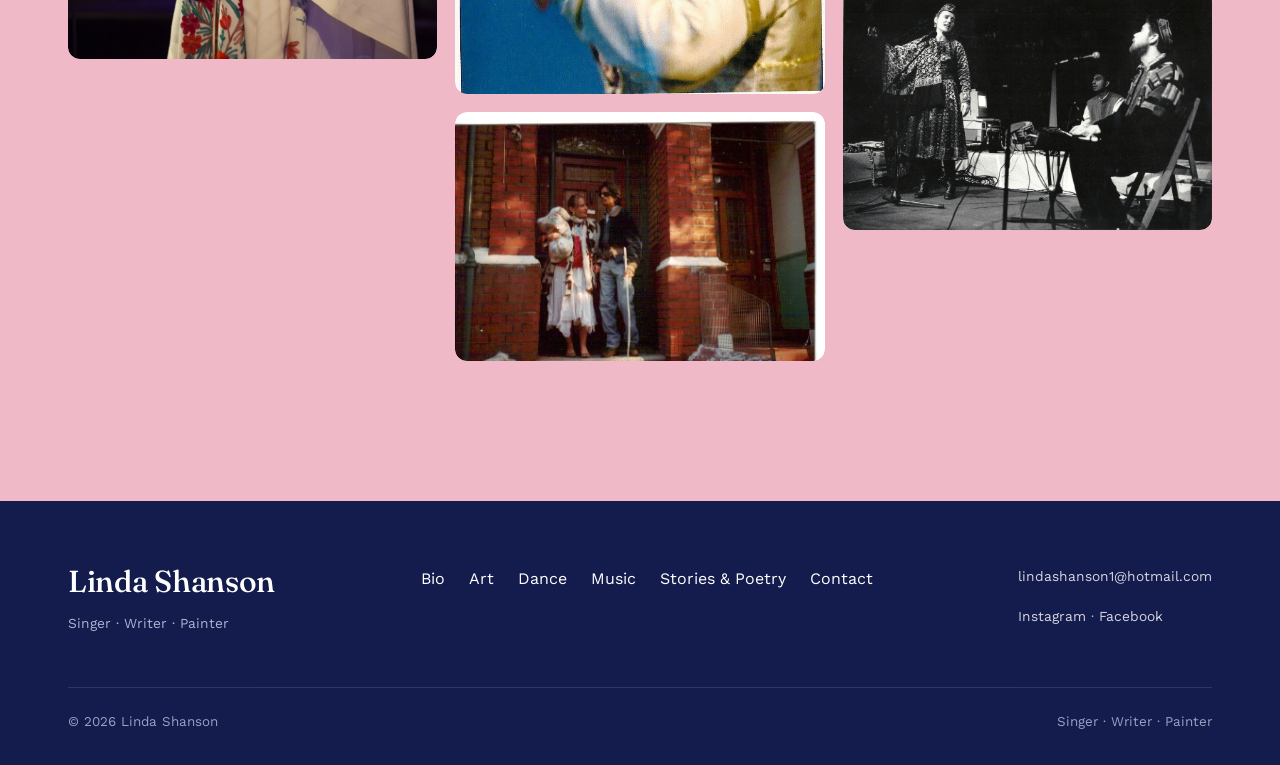
<file: bio.html>
<!DOCTYPE html>
<html lang="en">
<head>
<meta charset="UTF-8">
<script>document.documentElement.classList.add('js')</script>
<meta name="viewport" content="width=device-width, initial-scale=1.0">
<title>Bio | Linda Shanson</title>
<meta name="description" content="Biography of Linda Shanson (Linda Shanovitch) — anthropologist, singer-songwriter with Jazz Orient/Re-Orient, author and painter.">
<link rel="preconnect" href="https://fonts.googleapis.com">
<link rel="preconnect" href="https://fonts.gstatic.com" crossorigin>
<link href="https://fonts.googleapis.com/css2?family=Fraunces:ital,opsz,wght@0,9..144,300..700;1,9..144,400..700&family=Work+Sans:wght@300;400;500;600&display=swap" rel="stylesheet">
<link rel="stylesheet" href="assets/css/style.css?v=2">
</head>
<body>

<header class="site-header">
  <div class="nav-bar">
    <a href="index.html" class="brand">Linda Shanson</a>
    <nav>
      <button class="nav-toggle" aria-label="Toggle menu"><span></span><span></span><span></span></button>
      <ul class="nav-links">
        <li><a href="index.html">Home</a></li>
        <li><a href="bio.html" class="active">Bio</a></li>
        <li><a href="art.html">Art</a></li>
        <li><a href="dance.html">Dance</a></li>
        <li class="has-dropdown">
          <a href="music.html">Music</a>
          <div class="dropdown"><a href="music.html#once-upon-a-night">Once Upon a Night</a></div>
        </li>
        <li class="has-dropdown">
          <a href="stories.html">Stories &amp; Poetry</a>
          <div class="dropdown">
            <a href="raaja-ajaar.html">Raaja Ajaar</a>
            <a href="journey-with-the-gods.html">Journey with the Gods</a>
            <a href="frankenstein-in-india.html">Frankenstein in India</a>
            <a href="baluji-memories.html">Baluji's Memories</a>
          </div>
        </li>
        <li><a href="contact.html">Contact</a></li>
      </ul>
    </nav>
  </div>
</header>

<section class="page-hero tall">
  <img class="bg" src="assets/images/hero-performance.jpg" alt="Linda Shanson performing">
  <div class="wrap">
    <span class="kicker">Bio</span>
    <h1>Linda Shanson</h1>
    <p class="hero-poem" style="text-shadow:none;">also known as Linda Shanovitch</p>
  </div>
</section>

<section class="panel cream">
  <div class="wrap bio-columns">
    <div class="reveal">
      <p>Linda Shanson is a polymath working across music, dance, ceramics, visual arts and the written word.</p>

      <p>She holds a BSc (Hons) in Anthropology, and her studies and early career took her to live and work in Mexico, India and Paris — experiences that continue to shape her life and creativity. One of her earliest songs was composed at the age of thirteen and broadcast on the BBC Light Programme, and later published by Northern Songs Ltd. — who published and managed the songwriting catalogue of John Lennon and Paul McCartney.</p>

      <p>As a singer-songwriter, Linda has released several albums with her band Jazz Orient (also recorded as Re-Orient) on the ARC Music label, performing extensively across the UK, Europe and Oman. She composes and sings across a range of styles including Indian vocal traditions, plays tabla percussion, and has studied and performed Indian classical (Kathak) dance. Her extra-vocal improvisations earned her the memorable title &ldquo;Bjork on Helium&rdquo; from the London Evening Standard, while Jazzwise Magazine praised her voice, in a review of the album <em>Bird Dancer</em>, as &ldquo;striking and expressive throughout.&rdquo;</p>

      <p>Linda is a published author. Her children's book <em>Journey With The Gods</em> (Mantra Publishers), illustrated by Anita Chowdry, has been used nationally for music and dance workshops in schools and is available in English, Bengali, Gujarati, Urdu, Hindi and Panjabi; three of its songs also appear in the poetry collection <em>A Tickle in Your Tummy</em> (MacDonald Young Readers). Her adult short story <em>Frankenstein in India</em> won the 2018 Elmbridge Literary Competition, and her long-form poetic work <em>Raaja Ajaar</em>, written in 1976, has recently been revived with new music.</p>

      <p>Throughout, she has painted — loose, vivid work in watercolour, crayon and ink that gives this site its colour. She has worked extensively as a performer and producer alongside her husband, sitar virtuoso <strong>Baluji Shrivastav OBE</strong>, on many innovative cross-cultural projects.</p>

      <div class="mt-lg">
        <h3>Press</h3>
        <blockquote class="quote-block">&ldquo;Shepherd and Shrivastav produce fireworks!&rdquo;<cite>Songlines, UK</cite></blockquote>
        <blockquote class="quote-block">&ldquo;Outstanding Indian classical musicians interact with jazz soloists for a veritable feast of sound&hellip; gorgeous melodies throughout. Lovely stuff.&rdquo;<cite>LA Daily News</cite></blockquote>
        <blockquote class="quote-block">&ldquo;Linda Shanovitch gave a striking example of Kathak footwork, with the ankle bells reflecting the tiny changes in rhythm&hellip; a magnificent evening.&rdquo;<cite>Hastings &amp; St Leonards Observer</cite></blockquote>
      </div>
    </div>

    <aside class="reveal">
      <ul class="fact-list">
        <li><strong>Education</strong>BSc (Hons) Anthropology</li>
        <li><strong>Bands</strong>Jazz Orient / Re-Orient, ARC Music</li>
        <li><strong>Books</strong>Journey With The Gods (Mantra Publishers)</li>
        <li><strong>Award</strong>Elmbridge Literary Competition, Adult Story, 2018</li>
        <li><strong>Also</strong>Painter &middot; tabla &middot; Kathak dance</li>
      </ul>
      <figure class="mt-lg">
        <img src="assets/images/press-linda-song-bbc.jpg" alt="Vintage newspaper cutting: Linda's Song, BBC Light Programme feature" loading="lazy" style="border-radius:12px;">
        <figcaption>Aged 13 — a song of Linda's is broadcast on the BBC Light Programme.</figcaption>
      </figure>
    </aside>
  </div>
</section>

<section class="bleed-strip">
  <img src="assets/images/family-vintage.jpg" alt="Vintage photograph of Linda Shanson" loading="lazy">
</section>

<section class="panel cream-2">
  <div class="wrap">
    <span class="kicker" style="color:var(--rose)">Life in pictures</span>
    <h2 style="margin-bottom:.8em;">Moments along the way</h2>
    <div class="gallery reveal">
      <figure><img src="assets/images/bio-linda-portrait.jpg" alt="Portrait of Linda Shanson" loading="lazy"><figcaption>Linda Shanson</figcaption></figure>
      <figure><img src="assets/images/bio-linda-performing.jpg" alt="Linda Shanson performing" loading="lazy"><figcaption>Performing</figcaption></figure>
      <figure><img src="assets/images/bio-wedding-1983.jpg" alt="Baluji and Linda wedding photo, 1983" loading="lazy"><figcaption>Wedding day, 1983</figcaption></figure>
      <figure><img src="assets/images/bio-balu-linda-young.jpg" alt="Baluji and Linda, early years" loading="lazy"><figcaption>Baluji and Linda, early years</figcaption></figure>
      <figure><img src="assets/images/bio-linda-talvin-chris.jpg" alt="Linda performing with Talvin and Chris" loading="lazy"><figcaption>On stage with Talvin and Chris</figcaption></figure>
    </div>
  </div>
</section>

<footer class="site-footer">
  <div class="wrap">
    <div class="footer-grid">
      <div><h3>Linda Shanson</h3><p class="small">Singer &middot; Writer &middot; Painter</p></div>
      <ul class="footer-nav">
        <li><a href="bio.html">Bio</a></li>
        <li><a href="art.html">Art</a></li>
        <li><a href="dance.html">Dance</a></li>
        <li><a href="music.html">Music</a></li>
        <li><a href="stories.html">Stories &amp; Poetry</a></li>
        <li><a href="contact.html">Contact</a></li>
      </ul>
      <div>
        <p class="small"><a href="mailto:lindashanson1@hotmail.com">lindashanson1@hotmail.com</a></p>
        <p class="small"><a href="https://www.instagram.com/lindashanson" target="_blank" rel="noopener">Instagram</a> &middot; <a href="https://www.facebook.com/lindashansonartist/" target="_blank" rel="noopener">Facebook</a></p>
      </div>
    </div>
    <div class="footer-bottom">
      <span>&copy; <span id="year"></span> Linda Shanson</span>
      <span>Singer &middot; Writer &middot; Painter</span>
    </div>
  </div>
</footer>

<script src="assets/js/nav.js?v=2"></script>
</body>
</html>
</file>
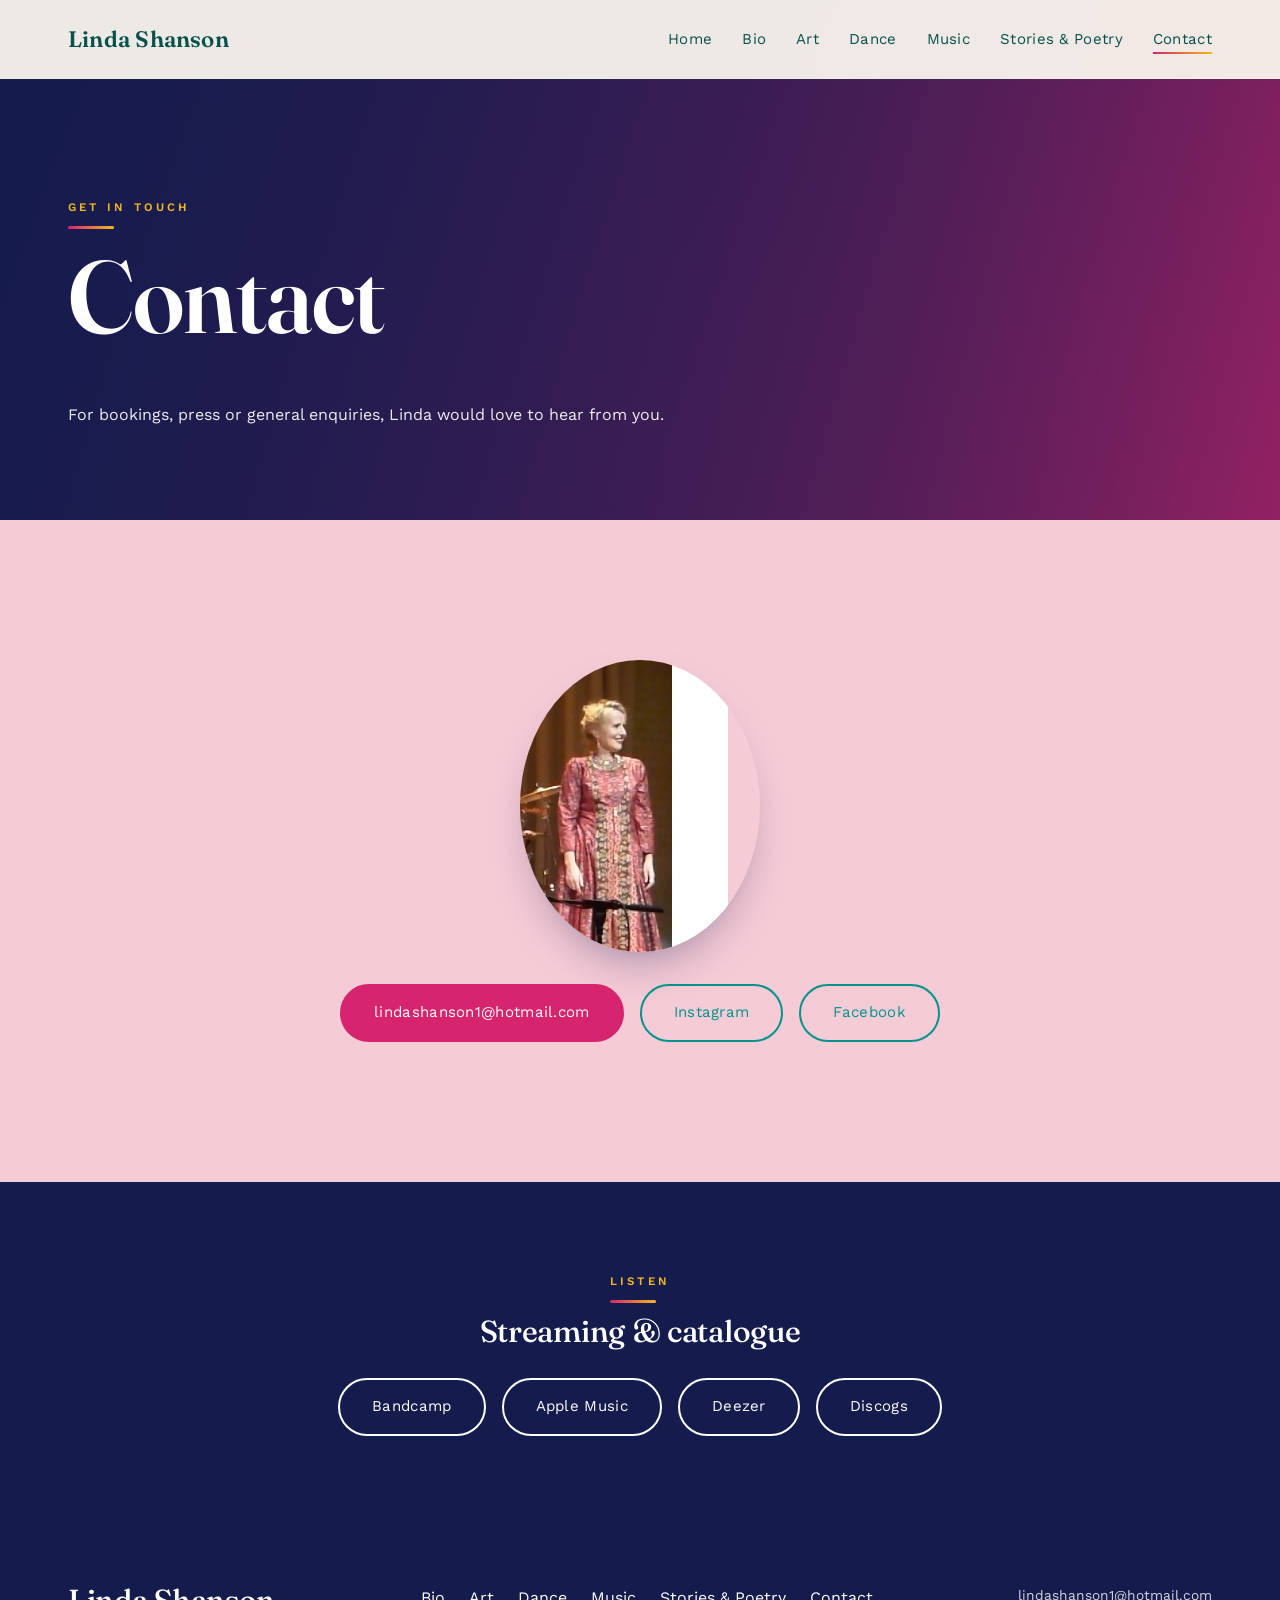
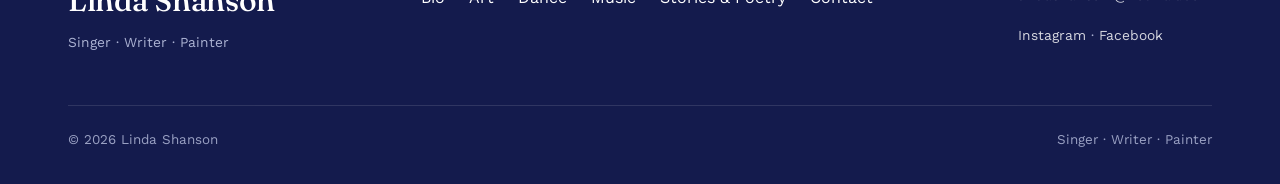
<file: contact.html>
<!DOCTYPE html>
<html lang="en">
<head>
<meta charset="UTF-8">
<script>document.documentElement.classList.add('js')</script>
<meta name="viewport" content="width=device-width, initial-scale=1.0">
<title>Contact | Linda Shanson</title>
<meta name="description" content="Get in touch with Linda Shanson.">
<link rel="preconnect" href="https://fonts.googleapis.com">
<link rel="preconnect" href="https://fonts.gstatic.com" crossorigin>
<link href="https://fonts.googleapis.com/css2?family=Fraunces:ital,opsz,wght@0,9..144,300..700;1,9..144,400..700&family=Work+Sans:wght@300;400;500;600&display=swap" rel="stylesheet">
<link rel="stylesheet" href="assets/css/style.css?v=2">
</head>
<body>

<header class="site-header">
  <div class="nav-bar">
    <a href="index.html" class="brand">Linda Shanson</a>
    <nav>
      <button class="nav-toggle" aria-label="Toggle menu"><span></span><span></span><span></span></button>
      <ul class="nav-links">
        <li><a href="index.html">Home</a></li>
        <li><a href="bio.html">Bio</a></li>
        <li><a href="art.html">Art</a></li>
        <li><a href="dance.html">Dance</a></li>
        <li class="has-dropdown">
          <a href="music.html">Music</a>
          <div class="dropdown"><a href="music.html#once-upon-a-night">Once Upon a Night</a></div>
        </li>
        <li class="has-dropdown">
          <a href="stories.html">Stories &amp; Poetry</a>
          <div class="dropdown">
            <a href="raaja-ajaar.html">Raaja Ajaar</a>
            <a href="journey-with-the-gods.html">Journey with the Gods</a>
            <a href="frankenstein-in-india.html">Frankenstein in India</a>
            <a href="baluji-memories.html">Baluji's Memories</a>
          </div>
        </li>
        <li><a href="contact.html" class="active">Contact</a></li>
      </ul>
    </nav>
  </div>
</header>

<section class="page-hero grad-rose tall">
  <div class="wrap">
    <span class="kicker">Get in touch</span>
    <h1>Contact</h1>
    <p>For bookings, press or general enquiries, Linda would love to hear from you.</p>
  </div>
</section>

<section class="panel cream">
  <div class="wrap narrow text-center reveal">
    <figure style="max-width:240px;margin:0 auto 32px;border-radius:50%;overflow:hidden;box-shadow:0 22px 50px -24px rgba(20,27,77,.55);">
      <img src="assets/images/portrait-red.jpg" alt="Linda Shanson">
    </figure>
    <div class="btn-row" style="justify-content:center;">
      <a class="btn solid" href="mailto:lindashanson1@hotmail.com">lindashanson1@hotmail.com</a>
      <a class="btn" href="https://www.instagram.com/lindashanson" target="_blank" rel="noopener">Instagram</a>
      <a class="btn" href="https://www.facebook.com/lindashansonartist/" target="_blank" rel="noopener">Facebook</a>
    </div>
  </div>
</section>

<section class="panel night pad-sm">
  <div class="wrap text-center reveal">
    <span class="kicker">Listen</span>
    <h3 style="margin-bottom:1em;">Streaming &amp; catalogue</h3>
    <div class="btn-row" style="justify-content:center;">
      <a class="btn light" href="https://jazzorient.bandcamp.com" target="_blank" rel="noopener">Bandcamp</a>
      <a class="btn light" href="https://music.apple.com/us/artist/linda-shanovitch/373686639" target="_blank" rel="noopener">Apple Music</a>
      <a class="btn light" href="https://www.deezer.com/en/artist/1846591" target="_blank" rel="noopener">Deezer</a>
      <a class="btn light" href="https://www.discogs.com/artist/3557246-Linda-Shanson" target="_blank" rel="noopener">Discogs</a>
    </div>
  </div>
</section>

<footer class="site-footer">
  <div class="wrap">
    <div class="footer-grid">
      <div><h3>Linda Shanson</h3><p class="small">Singer &middot; Writer &middot; Painter</p></div>
      <ul class="footer-nav">
        <li><a href="bio.html">Bio</a></li>
        <li><a href="art.html">Art</a></li>
        <li><a href="dance.html">Dance</a></li>
        <li><a href="music.html">Music</a></li>
        <li><a href="stories.html">Stories &amp; Poetry</a></li>
        <li><a href="contact.html">Contact</a></li>
      </ul>
      <div>
        <p class="small"><a href="mailto:lindashanson1@hotmail.com">lindashanson1@hotmail.com</a></p>
        <p class="small"><a href="https://www.instagram.com/lindashanson" target="_blank" rel="noopener">Instagram</a> &middot; <a href="https://www.facebook.com/lindashansonartist/" target="_blank" rel="noopener">Facebook</a></p>
      </div>
    </div>
    <div class="footer-bottom">
      <span>&copy; <span id="year"></span> Linda Shanson</span>
      <span>Singer &middot; Writer &middot; Painter</span>
    </div>
  </div>
</footer>

<script src="assets/js/nav.js?v=2"></script>
</body>
</html>
</file>
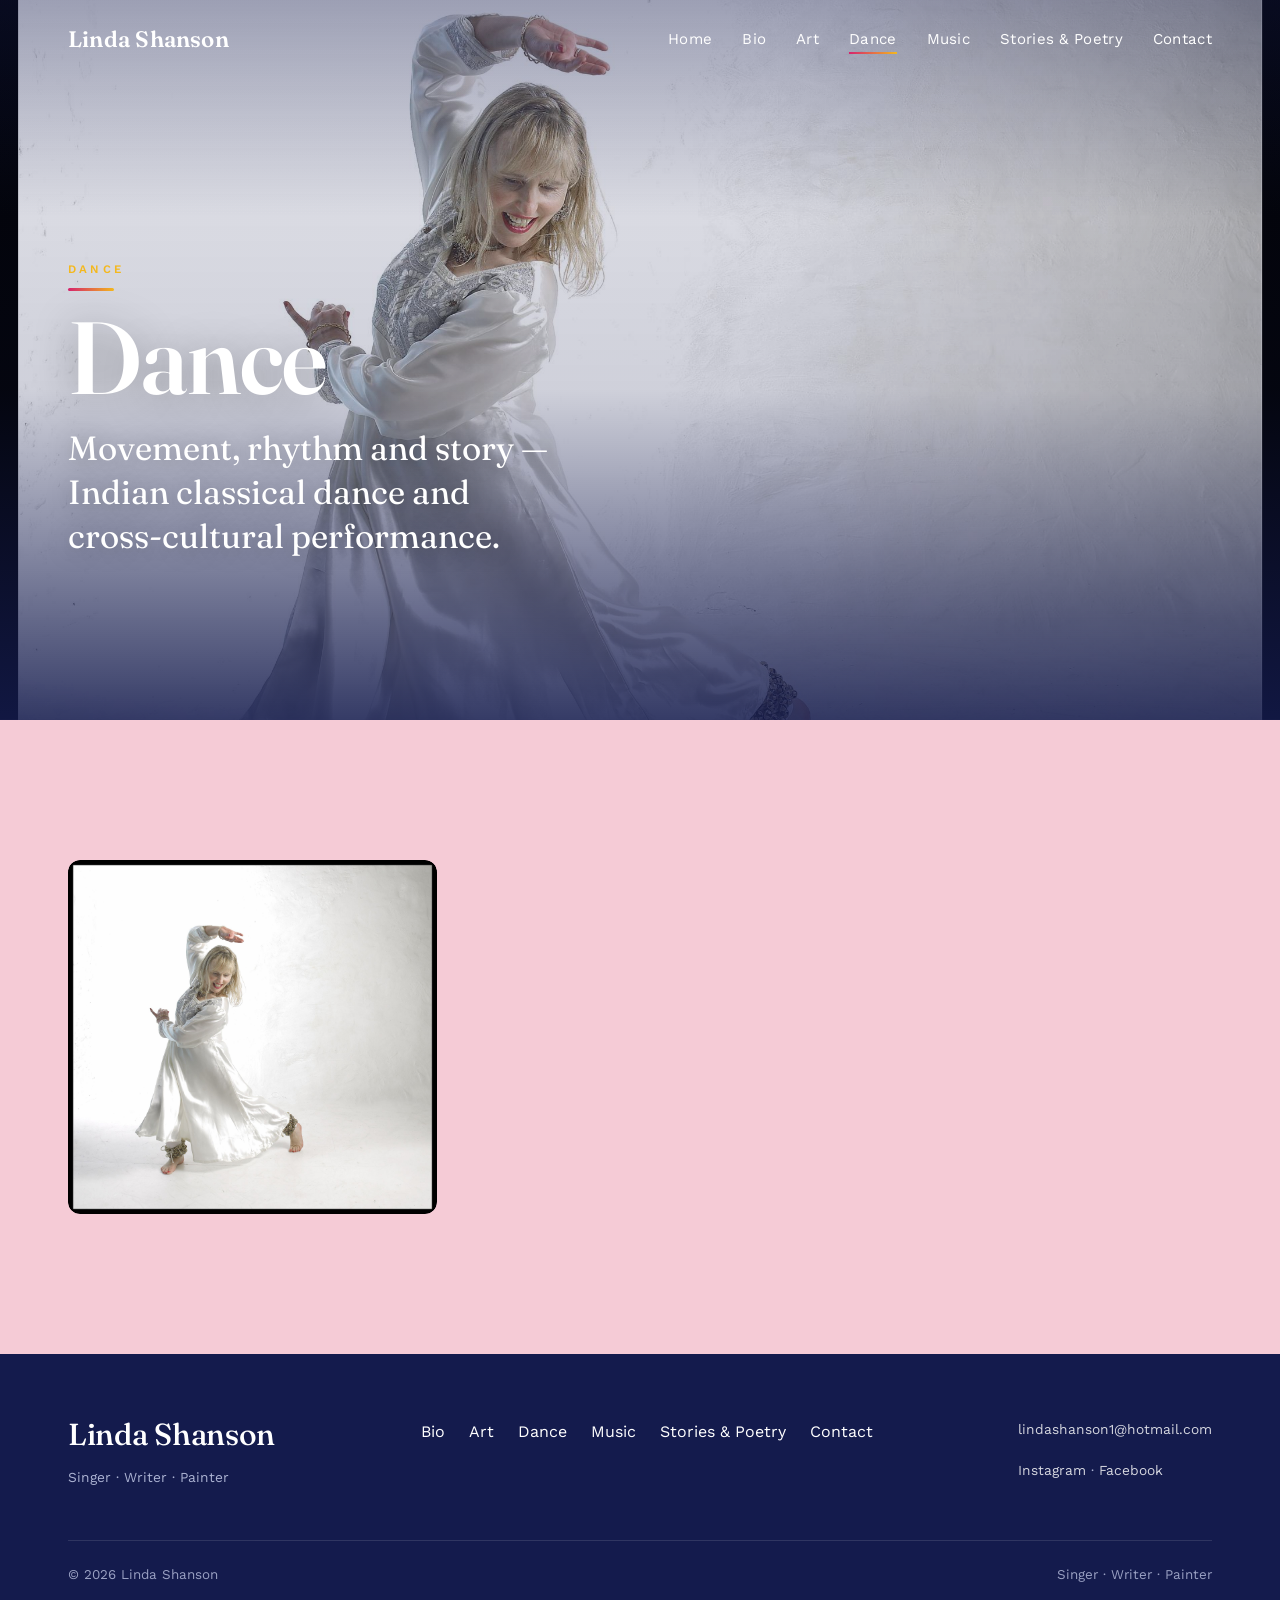
<file: dance.html>
<!DOCTYPE html>
<html lang="en">
<head>
<meta charset="UTF-8">
<script>document.documentElement.classList.add('js')</script>
<meta name="viewport" content="width=device-width, initial-scale=1.0">
<title>Dance | Linda Shanson</title>
<meta name="description" content="Linda Shanson's work in dance, including Indian classical Kathak and cross-cultural performance.">
<link rel="preconnect" href="https://fonts.googleapis.com">
<link rel="preconnect" href="https://fonts.gstatic.com" crossorigin>
<link href="https://fonts.googleapis.com/css2?family=Fraunces:ital,opsz,wght@0,9..144,300..700;1,9..144,400..700&family=Work+Sans:wght@300;400;500;600&display=swap" rel="stylesheet">
<link rel="stylesheet" href="assets/css/style.css?v=2">
</head>
<body>

<header class="site-header over-hero">
  <div class="nav-bar">
    <a href="index.html" class="brand">Linda Shanson</a>
    <nav>
      <button class="nav-toggle" aria-label="Toggle menu"><span></span><span></span><span></span></button>
      <ul class="nav-links">
        <li><a href="index.html">Home</a></li>
        <li><a href="bio.html">Bio</a></li>
        <li><a href="art.html">Art</a></li>
        <li><a href="dance.html" class="active">Dance</a></li>
        <li class="has-dropdown">
          <a href="music.html">Music</a>
          <div class="dropdown"><a href="music.html#once-upon-a-night">Once Upon a Night</a></div>
        </li>
        <li class="has-dropdown">
          <a href="stories.html">Stories &amp; Poetry</a>
          <div class="dropdown">
            <a href="raaja-ajaar.html">Raaja Ajaar</a>
            <a href="journey-with-the-gods.html">Journey with the Gods</a>
            <a href="frankenstein-in-india.html">Frankenstein in India</a>
            <a href="baluji-memories.html">Baluji's Memories</a>
          </div>
        </li>
        <li><a href="contact.html">Contact</a></li>
      </ul>
    </nav>
  </div>
</header>

<section class="hero-full" style="min-height:80svh;">
  <img class="bg" src="assets/images/dance-linda-hero.jpg" alt="Linda Shanson dancing">
  <div class="hero-inner">
    <span class="kicker" style="color:var(--gold)">Dance</span>
    <h1>Dance</h1>
    <p class="hero-poem">Movement, rhythm and story — Indian classical dance and cross-cultural performance.</p>
  </div>
</section>

<section class="panel cream">
  <div class="wrap">
    <div class="gallery reveal">
      <figure><img src="assets/images/dance-linda-hero.jpg" alt="Linda Shanson dancing" loading="lazy"><figcaption>Linda dancing</figcaption></figure>
    </div>
  </div>
</section>

<footer class="site-footer">
  <div class="wrap">
    <div class="footer-grid">
      <div><h3>Linda Shanson</h3><p class="small">Singer &middot; Writer &middot; Painter</p></div>
      <ul class="footer-nav">
        <li><a href="bio.html">Bio</a></li>
        <li><a href="art.html">Art</a></li>
        <li><a href="dance.html">Dance</a></li>
        <li><a href="music.html">Music</a></li>
        <li><a href="stories.html">Stories &amp; Poetry</a></li>
        <li><a href="contact.html">Contact</a></li>
      </ul>
      <div>
        <p class="small"><a href="mailto:lindashanson1@hotmail.com">lindashanson1@hotmail.com</a></p>
        <p class="small"><a href="https://www.instagram.com/lindashanson" target="_blank" rel="noopener">Instagram</a> &middot; <a href="https://www.facebook.com/lindashansonartist/" target="_blank" rel="noopener">Facebook</a></p>
      </div>
    </div>
    <div class="footer-bottom">
      <span>&copy; <span id="year"></span> Linda Shanson</span>
      <span>Singer &middot; Writer &middot; Painter</span>
    </div>
  </div>
</footer>

<script src="assets/js/nav.js?v=2"></script>
</body>
</html>
</file>
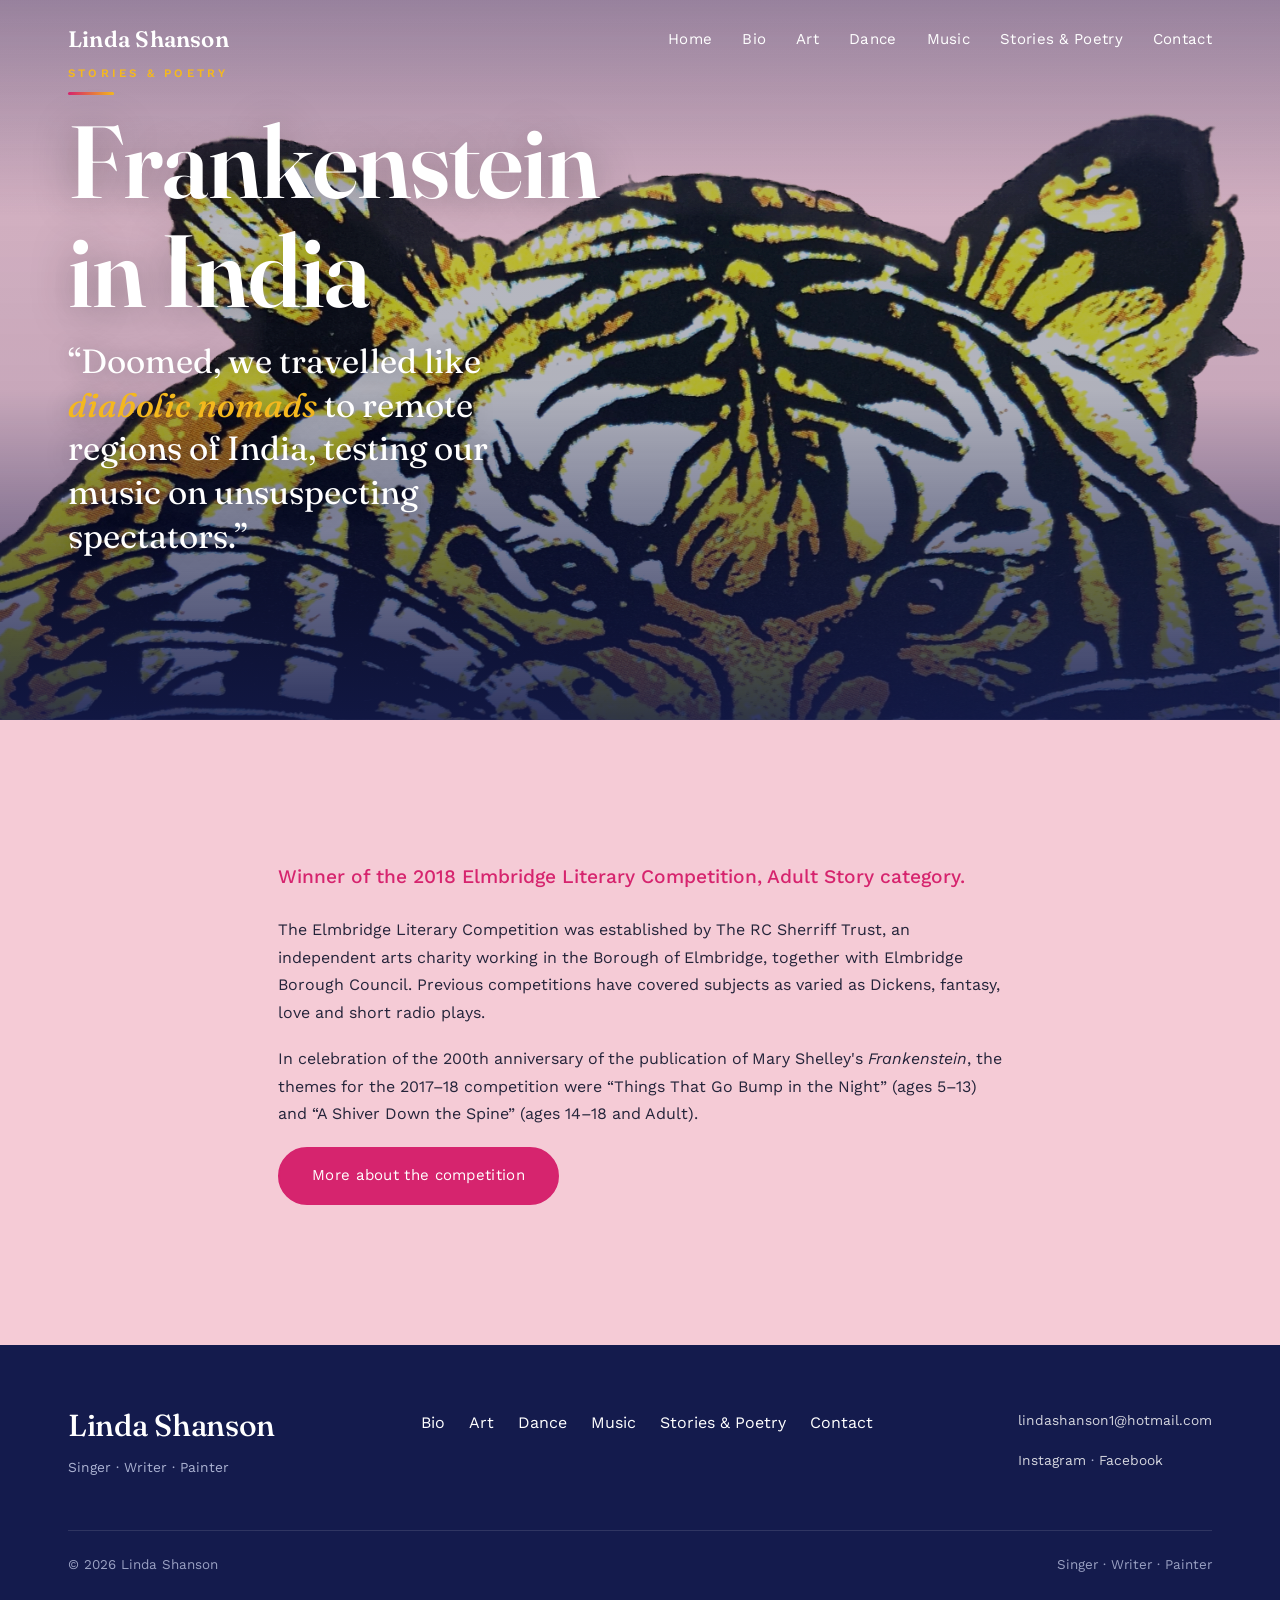
<file: frankenstein-in-india.html>
<!DOCTYPE html>
<html lang="en">
<head>
<meta charset="UTF-8">
<script>document.documentElement.classList.add('js')</script>
<meta name="viewport" content="width=device-width, initial-scale=1.0">
<title>Frankenstein in India | Linda Shanson</title>
<meta name="description" content="Frankenstein in India — an award-winning short story by Linda Shanson, winner of the 2018 Elmbridge Literary Competition.">
<link rel="preconnect" href="https://fonts.googleapis.com">
<link rel="preconnect" href="https://fonts.gstatic.com" crossorigin>
<link href="https://fonts.googleapis.com/css2?family=Fraunces:ital,opsz,wght@0,9..144,300..700;1,9..144,400..700&family=Work+Sans:wght@300;400;500;600&display=swap" rel="stylesheet">
<link rel="stylesheet" href="assets/css/style.css?v=2">
</head>
<body>

<header class="site-header over-hero">
  <div class="nav-bar">
    <a href="index.html" class="brand">Linda Shanson</a>
    <nav>
      <button class="nav-toggle" aria-label="Toggle menu"><span></span><span></span><span></span></button>
      <ul class="nav-links">
        <li><a href="index.html">Home</a></li>
        <li><a href="bio.html">Bio</a></li>
        <li><a href="art.html">Art</a></li>
        <li><a href="dance.html">Dance</a></li>
        <li class="has-dropdown">
          <a href="music.html">Music</a>
          <div class="dropdown"><a href="music.html#once-upon-a-night">Once Upon a Night</a></div>
        </li>
        <li class="has-dropdown open">
          <a href="stories.html">Stories &amp; Poetry</a>
          <div class="dropdown">
            <a href="raaja-ajaar.html">Raaja Ajaar</a>
            <a href="journey-with-the-gods.html">Journey with the Gods</a>
            <a href="frankenstein-in-india.html" class="active">Frankenstein in India</a>
          </div>
        </li>
        <li><a href="contact.html">Contact</a></li>
      </ul>
    </nav>
  </div>
</header>

<section class="hero-full" style="min-height:80svh;">
  <img class="bg" src="assets/images/frankenstein-tiger.png" alt="Tiger illustration for Frankenstein in India" style="object-position:center 30%;">
  <div class="hero-inner">
    <span class="kicker" style="color:var(--gold)">Stories &amp; Poetry</span>
    <h1>Frankenstein<br>in India</h1>
    <p class="hero-poem">&ldquo;Doomed, we travelled like <em>diabolic nomads</em> to remote regions of India, testing our music on unsuspecting spectators.&rdquo;</p>
  </div>
</section>

<section class="panel cream">
  <div class="wrap narrow reveal">
    <p style="font-size:1.2rem;color:var(--rose);font-weight:500;">Winner of the 2018 Elmbridge Literary Competition, Adult Story category.</p>
    <p>The Elmbridge Literary Competition was established by The RC Sherriff Trust, an independent arts charity working in the Borough of Elmbridge, together with Elmbridge Borough Council. Previous competitions have covered subjects as varied as Dickens, fantasy, love and short radio plays.</p>
    <p>In celebration of the 200th anniversary of the publication of Mary Shelley's <em>Frankenstein</em>, the themes for the 2017&ndash;18 competition were &ldquo;Things That Go Bump in the Night&rdquo; (ages 5&ndash;13) and &ldquo;A Shiver Down the Spine&rdquo; (ages 14&ndash;18 and Adult).</p>
    <div class="btn-row">
      <a class="btn solid" href="https://sampsonlow.co/tag/elmbridge-literary-competition/" target="_blank" rel="noopener">More about the competition</a>
    </div>
  </div>
</section>

<footer class="site-footer">
  <div class="wrap">
    <div class="footer-grid">
      <div><h3>Linda Shanson</h3><p class="small">Singer &middot; Writer &middot; Painter</p></div>
      <ul class="footer-nav">
        <li><a href="bio.html">Bio</a></li>
        <li><a href="art.html">Art</a></li>
        <li><a href="dance.html">Dance</a></li>
        <li><a href="music.html">Music</a></li>
        <li><a href="stories.html">Stories &amp; Poetry</a></li>
        <li><a href="contact.html">Contact</a></li>
      </ul>
      <div>
        <p class="small"><a href="mailto:lindashanson1@hotmail.com">lindashanson1@hotmail.com</a></p>
        <p class="small"><a href="https://www.instagram.com/lindashanson" target="_blank" rel="noopener">Instagram</a> &middot; <a href="https://www.facebook.com/lindashansonartist/" target="_blank" rel="noopener">Facebook</a></p>
      </div>
    </div>
    <div class="footer-bottom">
      <span>&copy; <span id="year"></span> Linda Shanson</span>
      <span>Singer &middot; Writer &middot; Painter</span>
    </div>
  </div>
</footer>

<script src="assets/js/nav.js?v=2"></script>
</body>
</html>
</file>
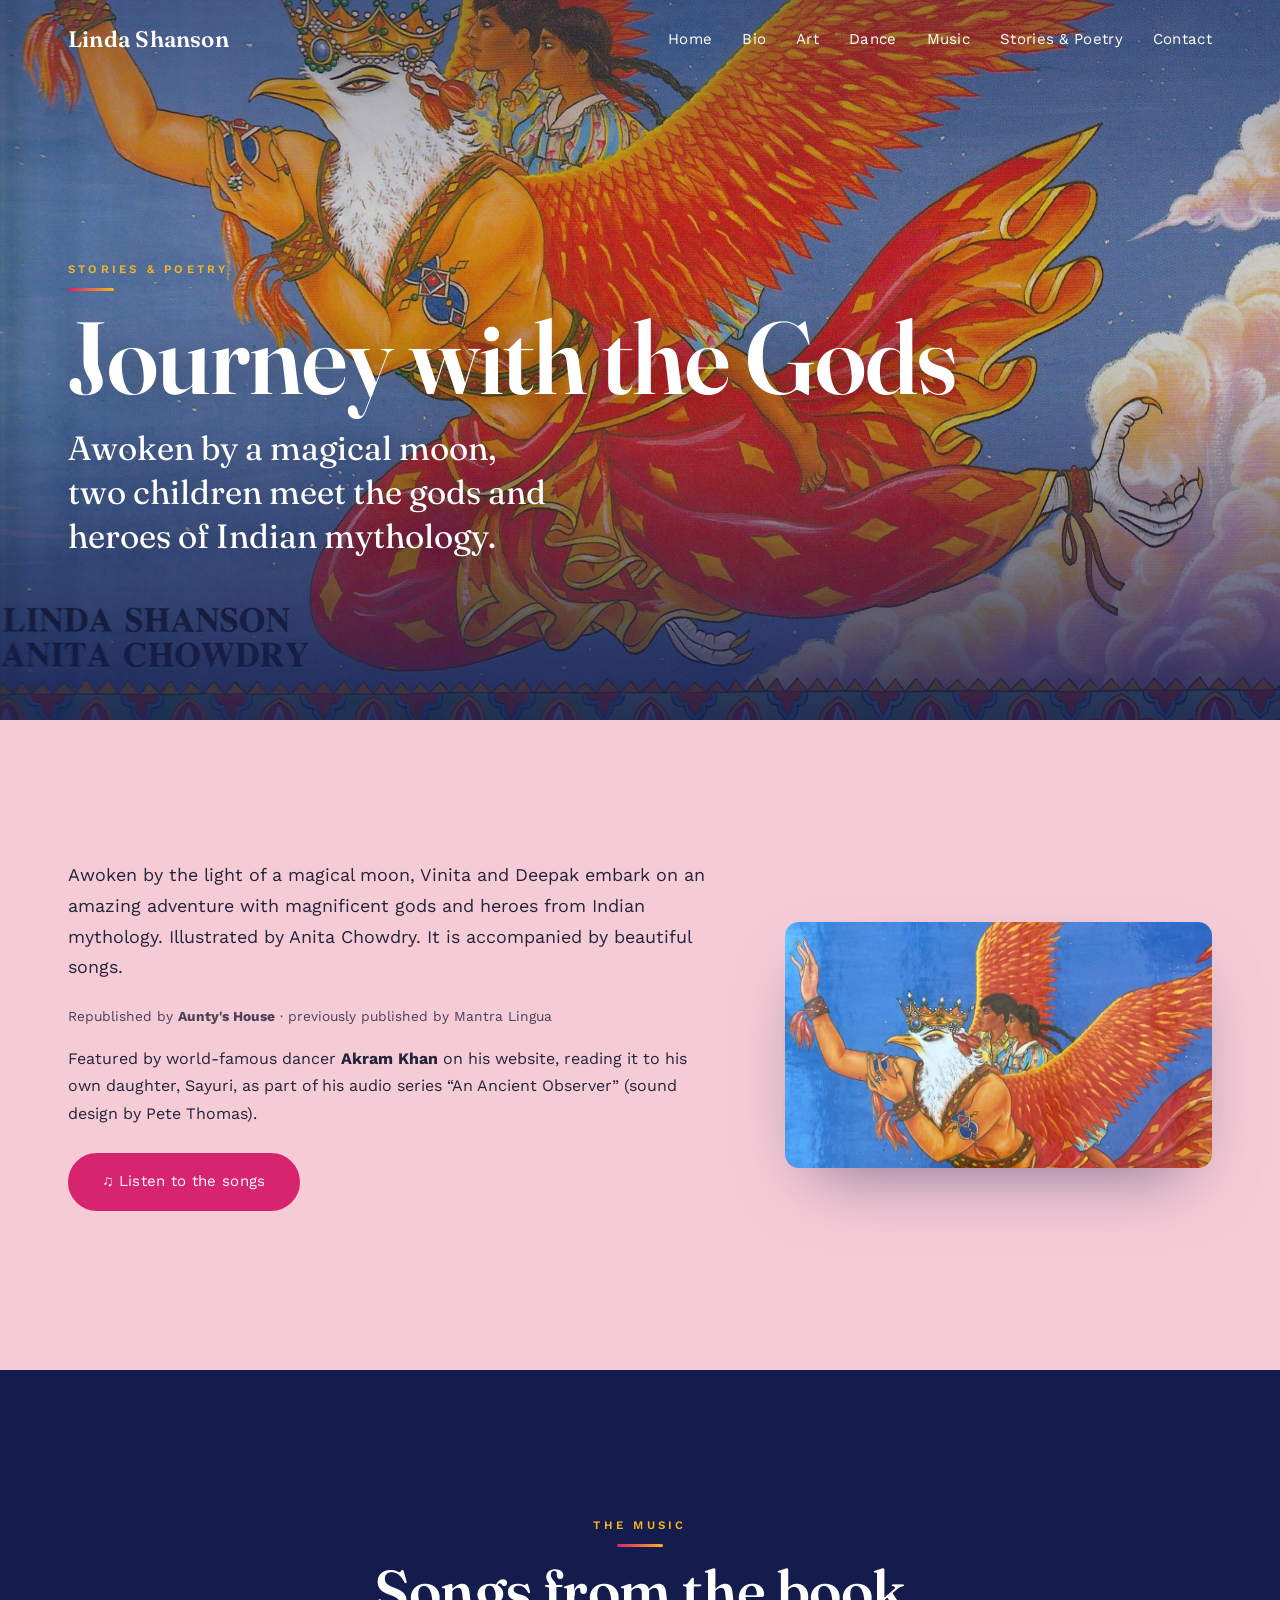
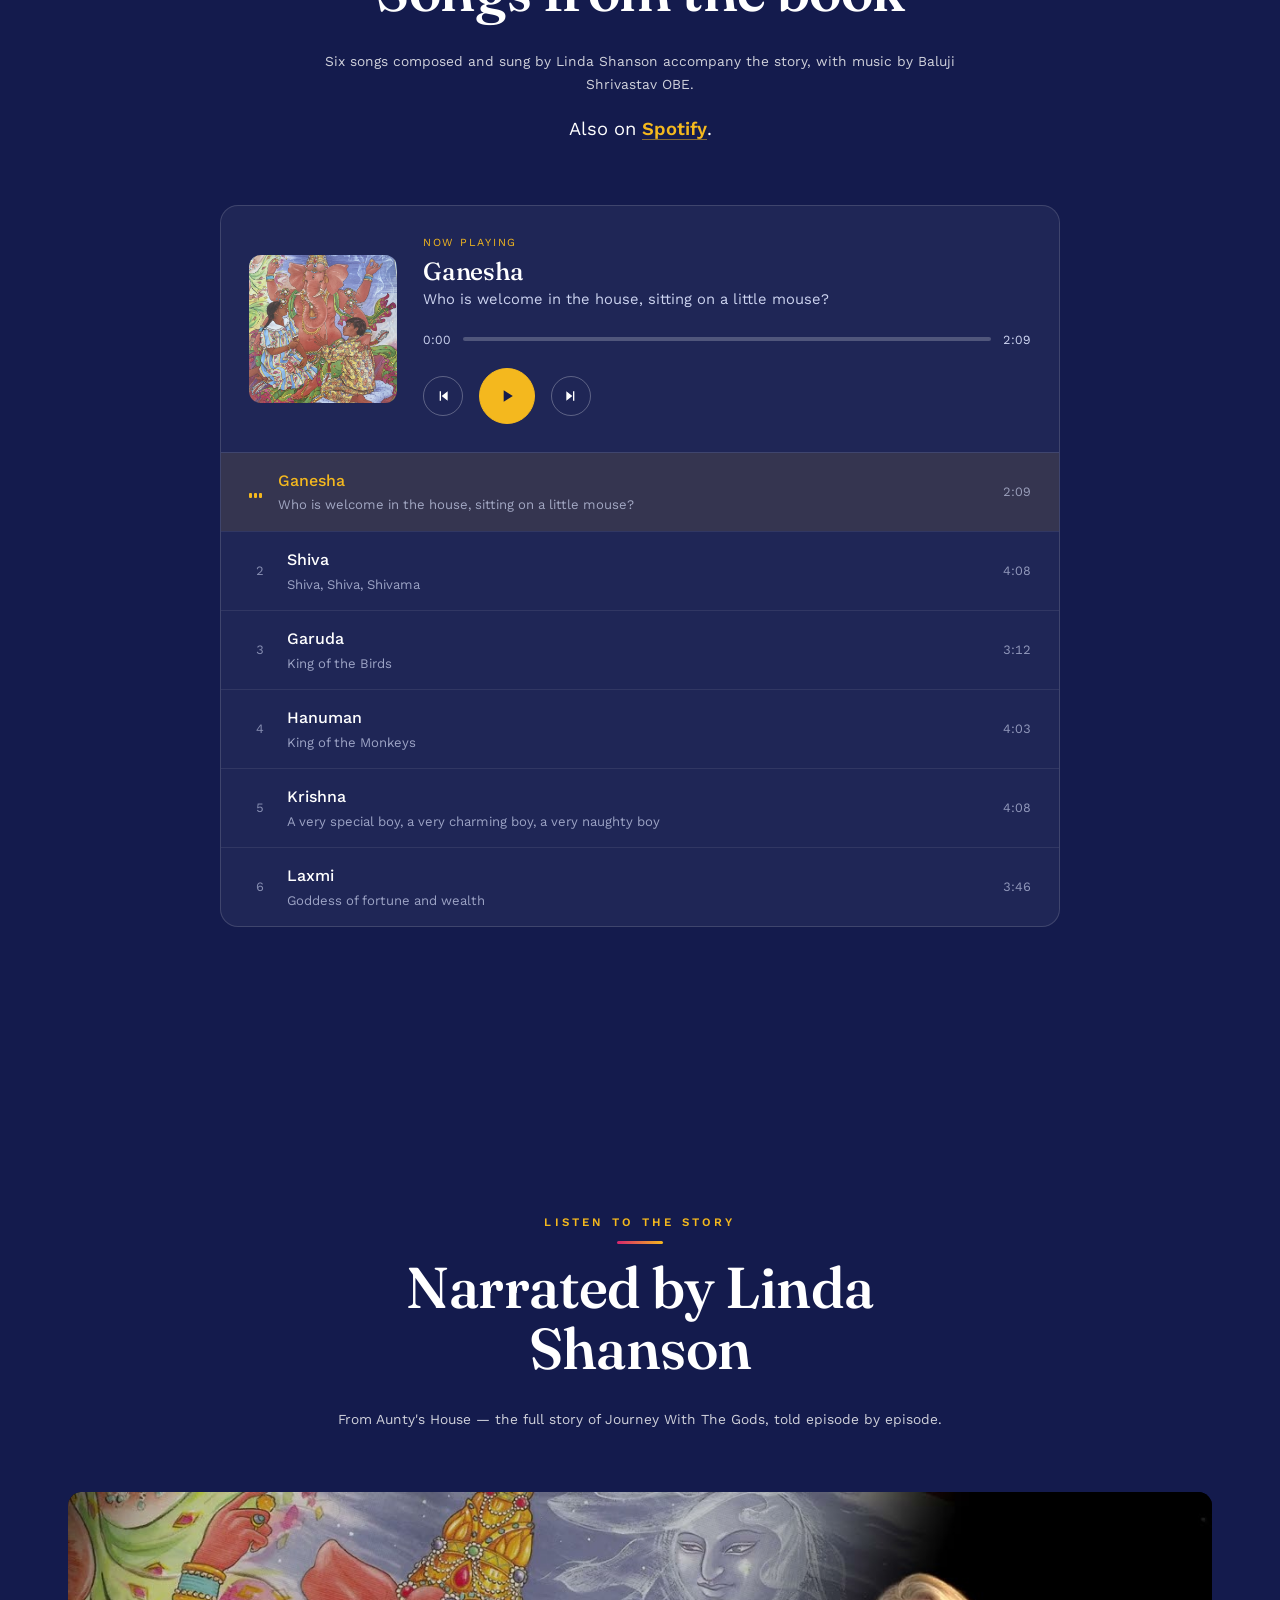
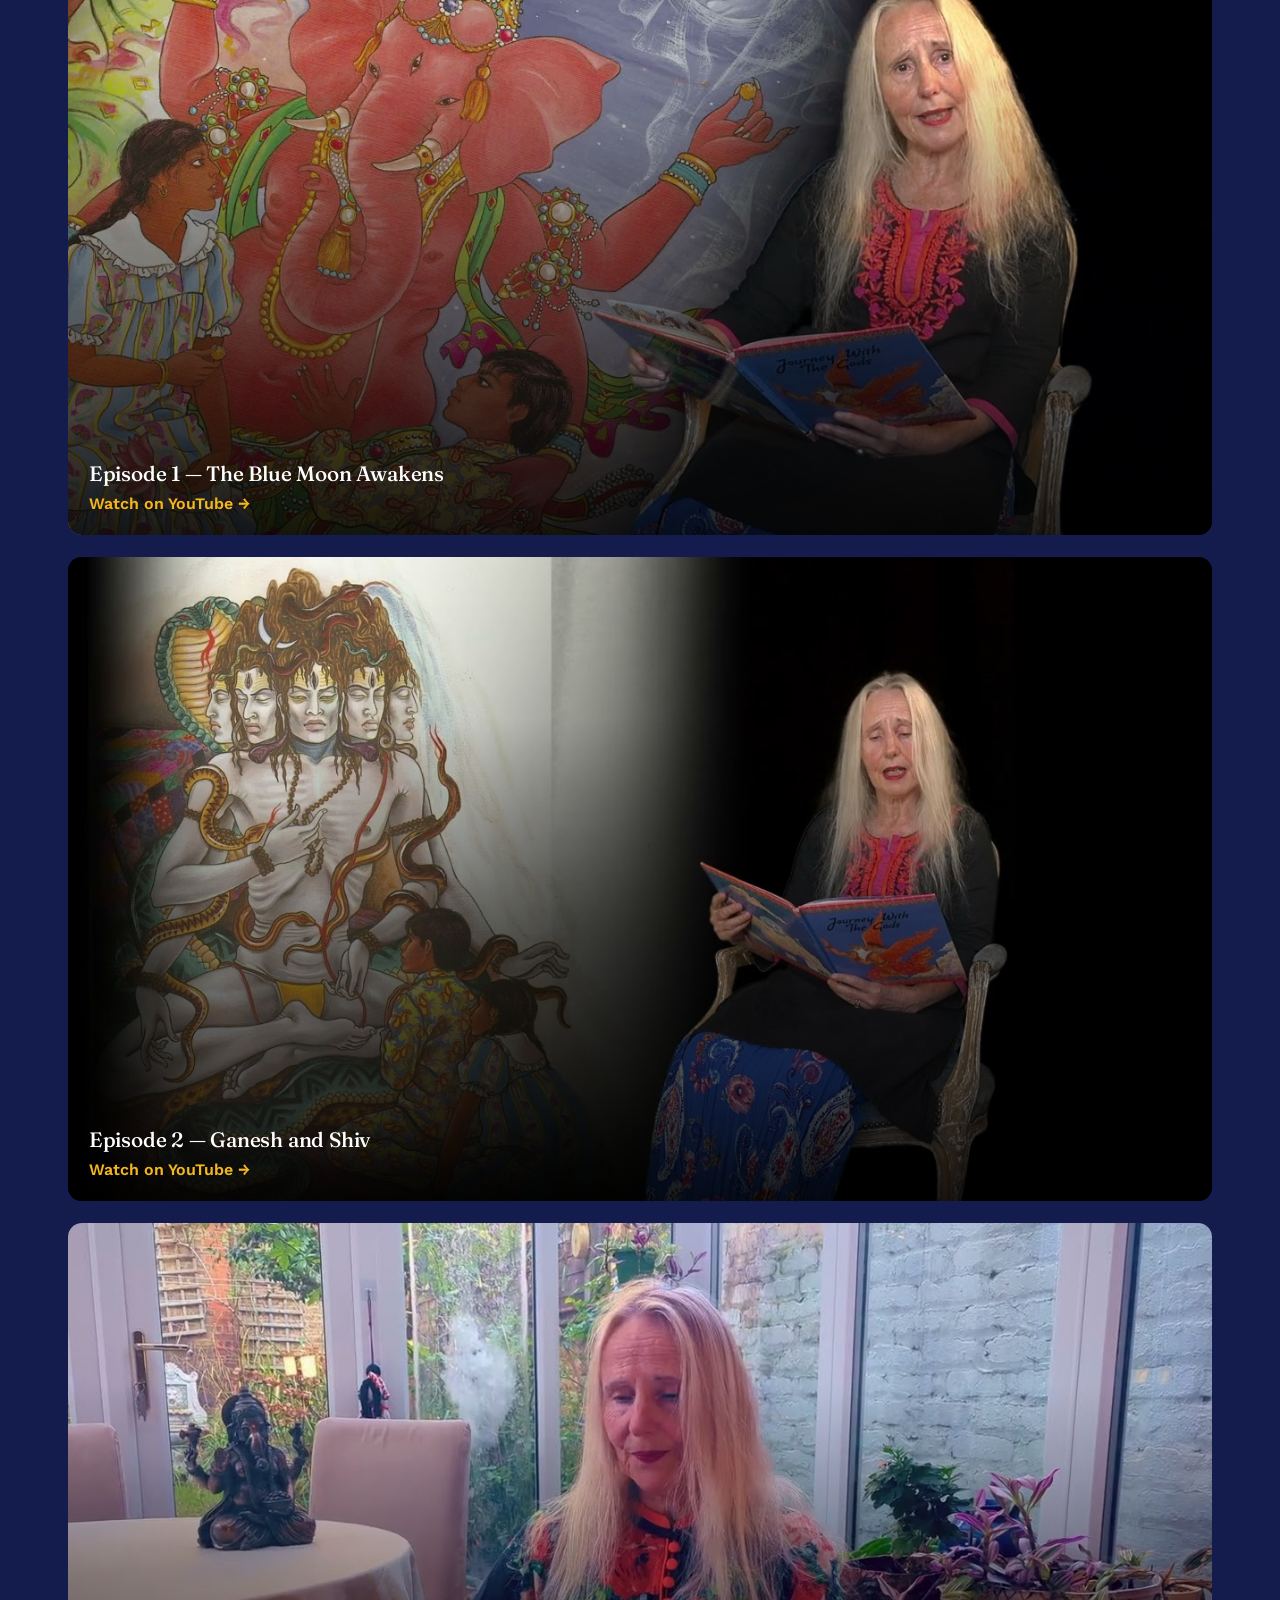
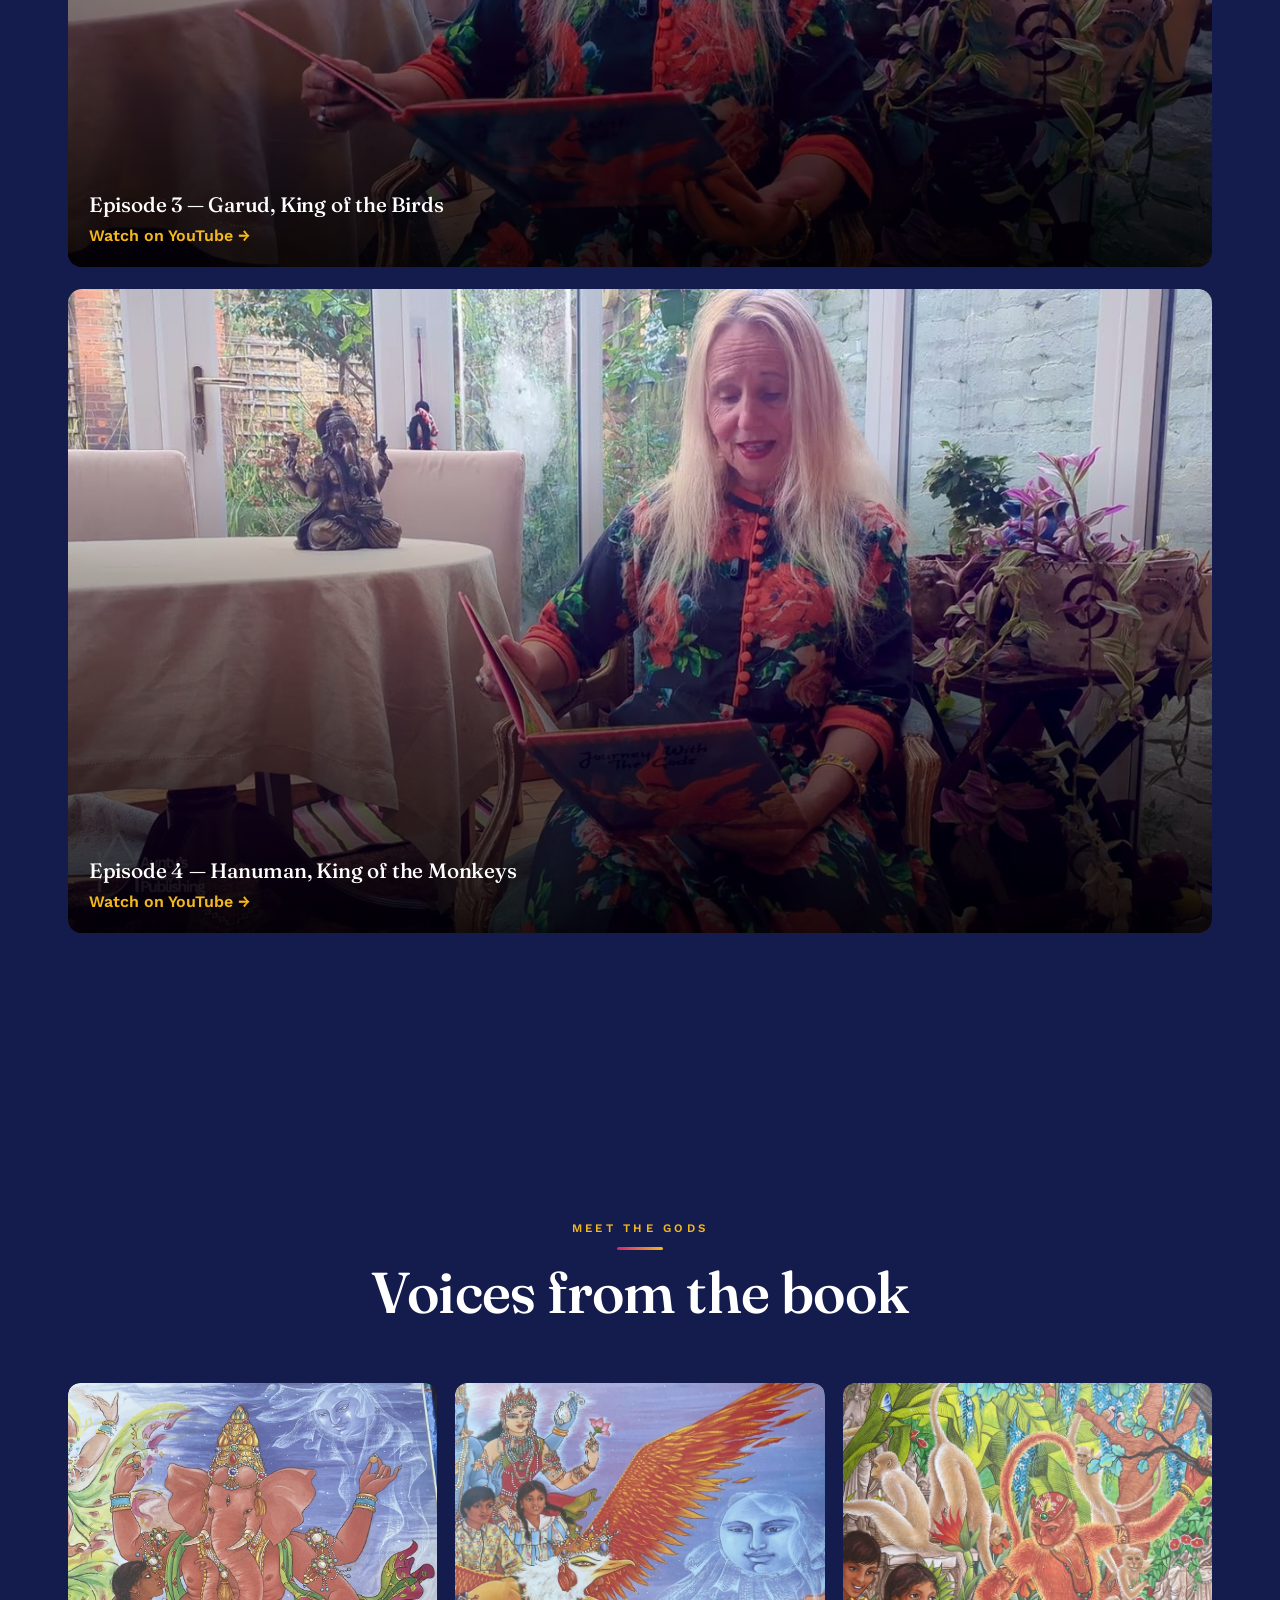
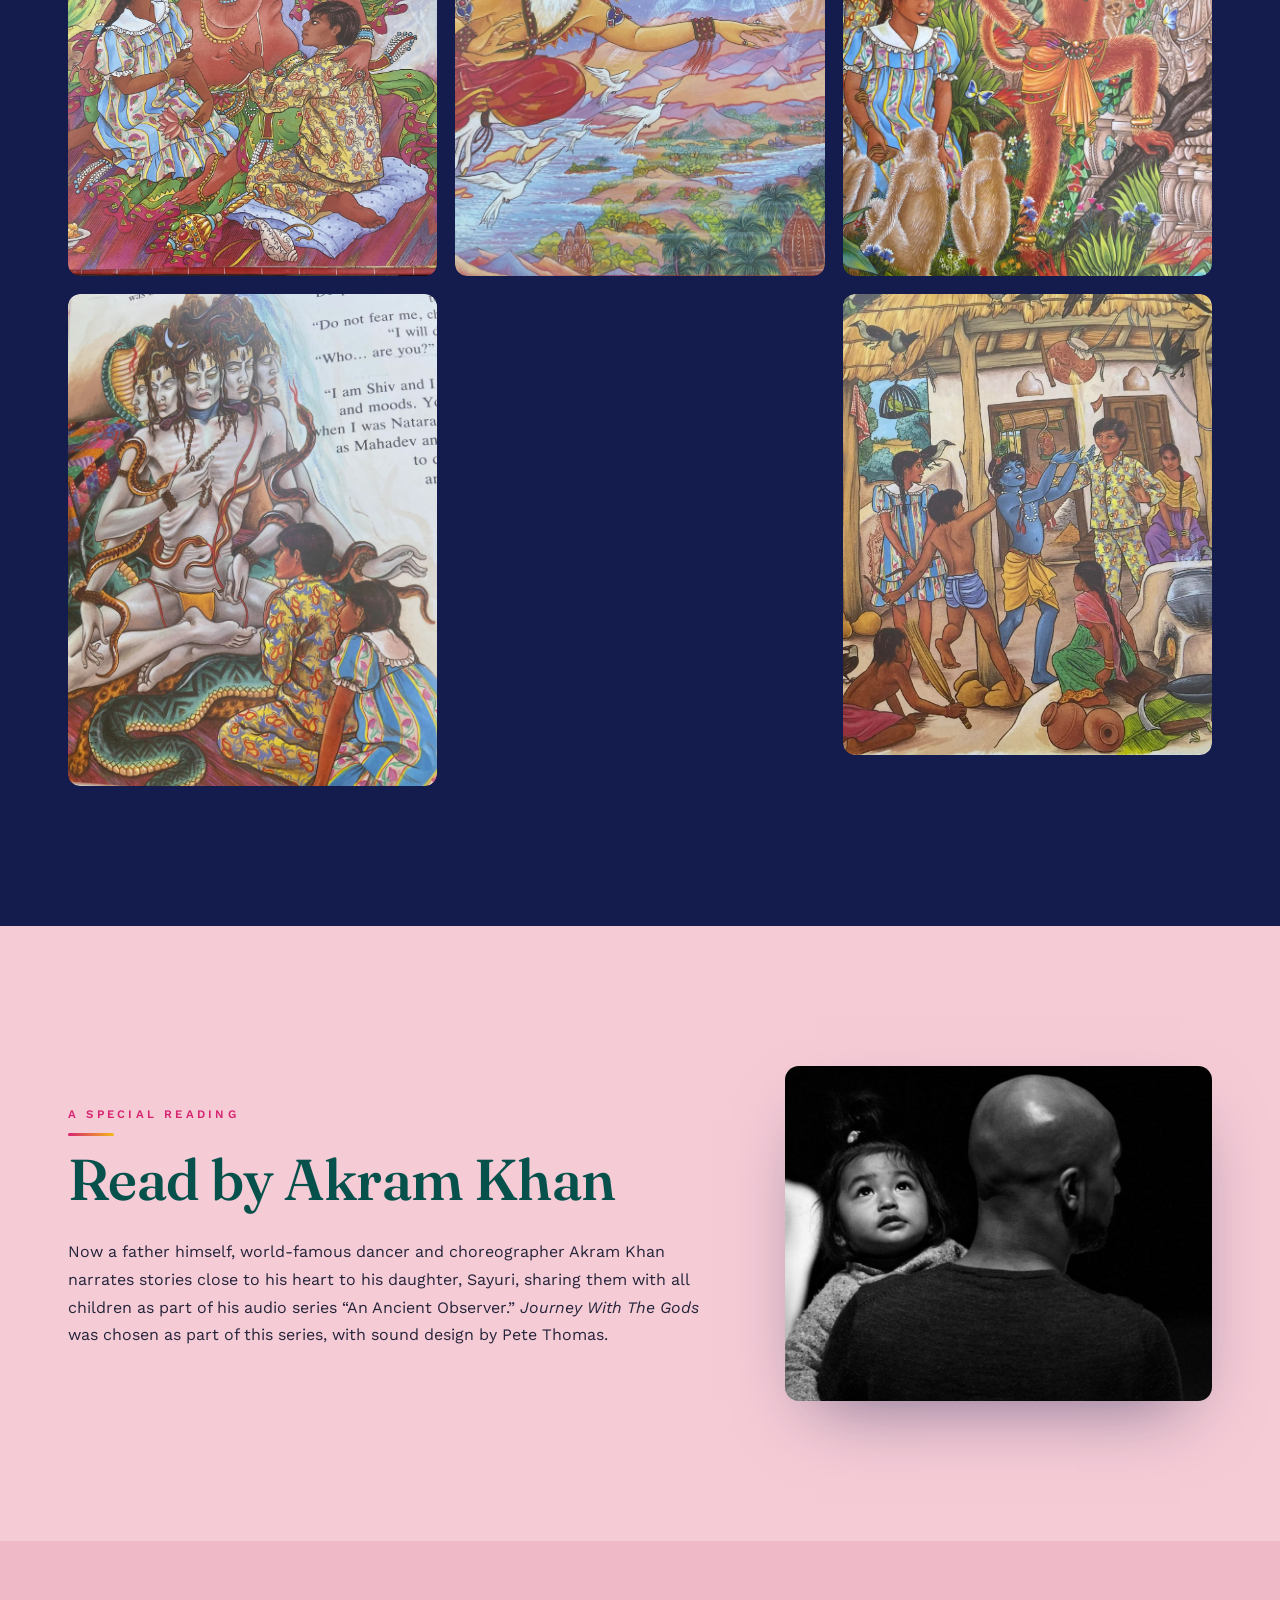
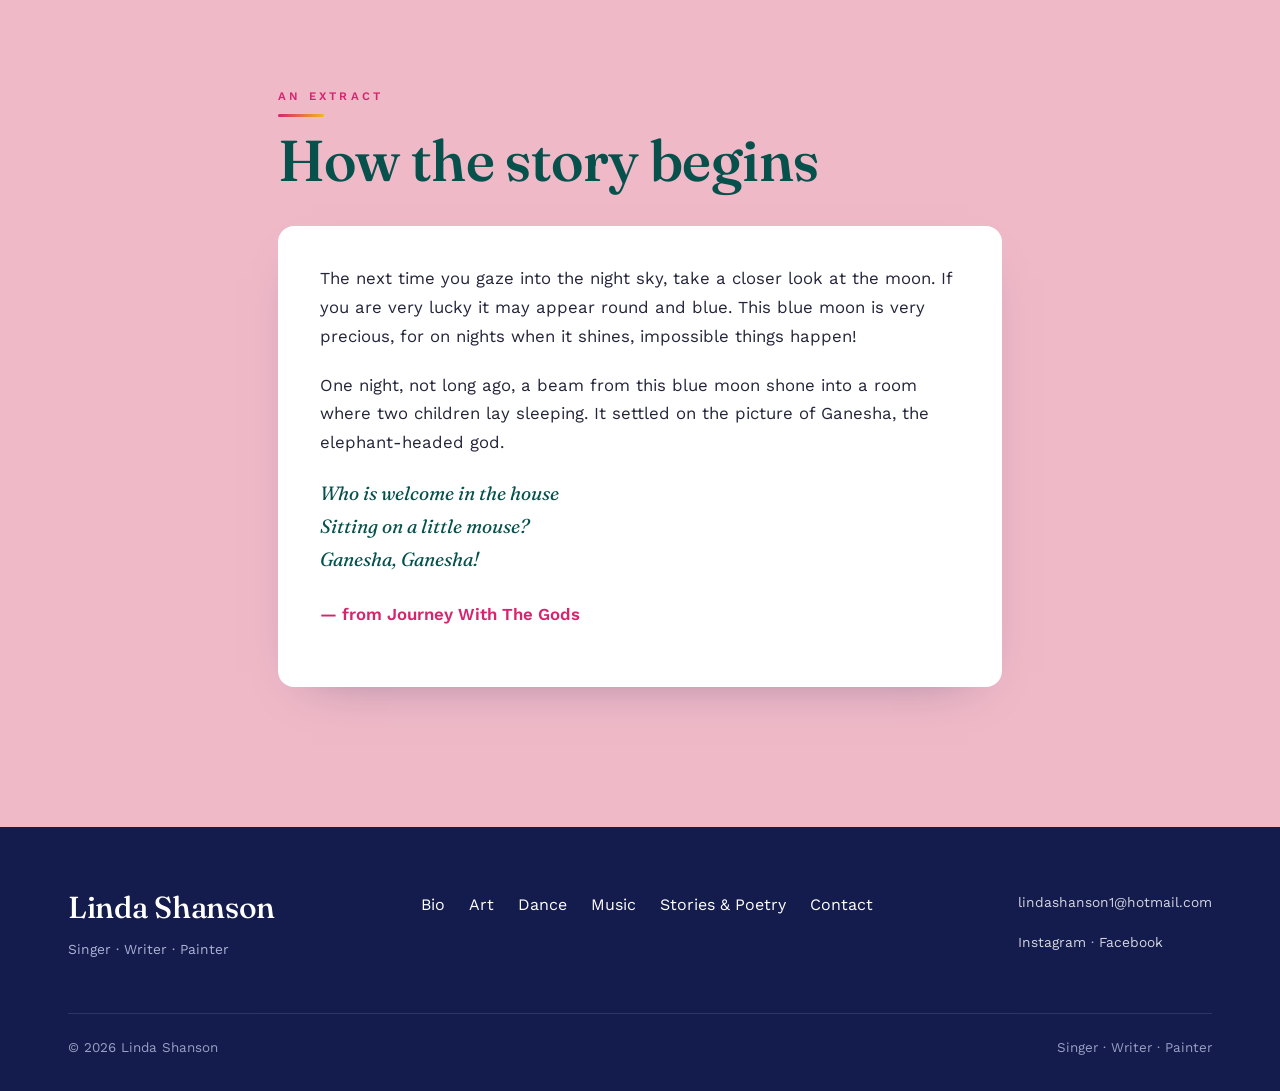
<file: journey-with-the-gods.html>
<!DOCTYPE html>
<html lang="en">
<head>
<meta charset="UTF-8">
<script>document.documentElement.classList.add('js')</script>
<meta name="viewport" content="width=device-width, initial-scale=1.0">
<title>Journey with the Gods | Linda Shanson</title>
<meta name="description" content="Journey with the Gods — a children's book by Linda Shanson, illustrated by Anita Chowdry. Republished by Aunty's House.">
<link rel="preconnect" href="https://fonts.googleapis.com">
<link rel="preconnect" href="https://fonts.gstatic.com" crossorigin>
<link href="https://fonts.googleapis.com/css2?family=Fraunces:ital,opsz,wght@0,9..144,300..700;1,9..144,400..700&family=Work+Sans:wght@300;400;500;600&display=swap" rel="stylesheet">
<link rel="stylesheet" href="assets/css/style.css?v=2">
</head>
<body>

<header class="site-header over-hero">
  <div class="nav-bar">
    <a href="index.html" class="brand">Linda Shanson</a>
    <nav>
      <button class="nav-toggle" aria-label="Toggle menu"><span></span><span></span><span></span></button>
      <ul class="nav-links">
        <li><a href="index.html">Home</a></li>
        <li><a href="bio.html">Bio</a></li>
        <li><a href="art.html">Art</a></li>
        <li><a href="dance.html">Dance</a></li>
        <li class="has-dropdown">
          <a href="music.html">Music</a>
          <div class="dropdown"><a href="music.html#once-upon-a-night">Once Upon a Night</a></div>
        </li>
        <li class="has-dropdown open">
          <a href="stories.html">Stories &amp; Poetry</a>
          <div class="dropdown">
            <a href="raaja-ajaar.html">Raaja Ajaar</a>
            <a href="journey-with-the-gods.html" class="active">Journey with the Gods</a>
            <a href="frankenstein-in-india.html">Frankenstein in India</a>
            <a href="baluji-memories.html">Baluji's Memories</a>
          </div>
        </li>
        <li><a href="contact.html">Contact</a></li>
      </ul>
    </nav>
  </div>
</header>

<section class="hero-full" style="min-height:80svh;">
  <img class="bg" src="assets/images/journey-with-the-gods-hero.jpg" alt="Illustration of Garud carrying two children through the sky, from Journey With The Gods">
  <div class="hero-inner">
    <span class="kicker" style="color:var(--gold)">Stories &amp; Poetry</span>
    <h1>Journey with the Gods</h1>
    <p class="hero-poem">Awoken by a magical moon, two children meet the gods and heroes of Indian mythology.</p>
  </div>
</section>

<section class="panel cream">
  <div class="wrap split narrow-img reveal">
    <div>
      <p style="font-size:1.12rem;">Awoken by the light of a magical moon, Vinita and Deepak embark on an amazing adventure with magnificent gods and heroes from Indian mythology. Illustrated by Anita Chowdry. It is accompanied by beautiful songs.</p>
      <p class="small" style="margin-top:.6em;margin-bottom:1.2em;">Republished by <strong>Aunty's House</strong> &middot; previously published by Mantra Lingua</p>
      <p>Featured by world-famous dancer <strong>Akram Khan</strong> on his website, reading it to his own daughter, Sayuri, as part of his audio series &ldquo;An Ancient Observer&rdquo; (sound design by Pete Thomas).</p>
      <p style="margin-top:1.6em;"><a class="btn solid" href="#songs">&#9835; Listen to the songs</a></p>
    </div>
    <figure class="media">
      <img src="assets/images/book-cover-journey-with-the-gods.jpg" alt="Journey With The Gods book cover, illustrated by Anita Chowdry" loading="lazy">
    </figure>
  </div>
</section>

<section class="panel night" id="songs">
  <div class="wrap">
    <div class="section-head center reveal">
      <span class="kicker">The music</span>
      <h2>Songs from the book</h2>
      <p class="small" style="opacity:.8;">Six songs composed and sung by Linda Shanson accompany the story, with music by Baluji Shrivastav OBE.</p>
      <p class="player-note">Also on <a href="https://open.spotify.com/album/5IeDaZxuvAte8Mb2MM0IeY" target="_blank" rel="noopener">Spotify</a>.</p>
    </div>

    <div class="player reveal">
      <div class="player-now">
        <div class="player-art"><img src="assets/images/art-ganesh.jpg" alt="Ganesha"></div>
        <div class="player-meta">
          <span class="player-eyebrow">Now playing</span>
          <h3 class="player-title">Ganesha</h3>
          <p class="player-sub">Who is welcome in the house, sitting on a little mouse?</p>

          <div class="player-time">
            <span class="player-elapsed">0:00</span>
            <div class="player-scrub" role="slider" tabindex="0" aria-label="Seek within the song"
                 aria-valuemin="0" aria-valuemax="100" aria-valuenow="0">
              <div class="player-rail"><div class="player-fill"></div></div>
            </div>
            <span class="player-total">2:09</span>
          </div>

          <div class="player-ctrls">
            <button class="pl-btn pl-prev" type="button" aria-label="Previous song">
              <svg viewBox="0 0 24 24" aria-hidden="true"><path d="M7 5h2v14H7zm3 7 9-7v14z"/></svg>
            </button>
            <button class="pl-btn pl-play" type="button" aria-label="Play">
              <svg class="icon-play" viewBox="0 0 24 24" aria-hidden="true"><path d="M8 5v14l11-7z"/></svg>
              <svg class="icon-pause" viewBox="0 0 24 24" aria-hidden="true"><path d="M7 5h3.5v14H7zm6.5 0H17v14h-3.5z"/></svg>
            </button>
            <button class="pl-btn pl-next" type="button" aria-label="Next song">
              <svg viewBox="0 0 24 24" aria-hidden="true"><path d="M15 5h2v14h-2zM5 5l9 7-9 7z"/></svg>
            </button>
          </div>
        </div>
      </div>

      <ol class="playlist">
        <li><button type="button"
            data-src="assets/audio/ganesha.mp3" data-art="assets/images/art-ganesh.jpg"
            data-title="Ganesha" data-sub="Who is welcome in the house, sitting on a little mouse?" data-time="2:09">
            <span class="pl-num">1</span><span class="pl-bars" aria-hidden="true"><i></i><i></i><i></i></span>
            <span class="pl-name"><strong>Ganesha</strong><span>Who is welcome in the house, sitting on a little mouse?</span></span>
            <span class="pl-len">2:09</span></button></li>
        <li><button type="button"
            data-src="assets/audio/shiva.mp3" data-art="assets/images/art-shiva.jpg"
            data-title="Shiva" data-sub="Shiva, Shiva, Shivama" data-time="4:08">
            <span class="pl-num">2</span><span class="pl-bars" aria-hidden="true"><i></i><i></i><i></i></span>
            <span class="pl-name"><strong>Shiva</strong><span>Shiva, Shiva, Shivama</span></span>
            <span class="pl-len">4:08</span></button></li>
        <li><button type="button"
            data-src="assets/audio/garuda.mp3" data-art="assets/images/art-garuda.jpg"
            data-title="Garuda" data-sub="King of the Birds" data-time="3:12">
            <span class="pl-num">3</span><span class="pl-bars" aria-hidden="true"><i></i><i></i><i></i></span>
            <span class="pl-name"><strong>Garuda</strong><span>King of the Birds</span></span>
            <span class="pl-len">3:12</span></button></li>
        <li><button type="button"
            data-src="assets/audio/hanuman.mp3" data-art="assets/images/art-hanuman.jpg"
            data-title="Hanuman" data-sub="King of the Monkeys" data-time="4:03">
            <span class="pl-num">4</span><span class="pl-bars" aria-hidden="true"><i></i><i></i><i></i></span>
            <span class="pl-name"><strong>Hanuman</strong><span>King of the Monkeys</span></span>
            <span class="pl-len">4:03</span></button></li>
        <li><button type="button"
            data-src="assets/audio/krishna.mp3" data-art="assets/images/art-krishna.jpg"
            data-title="Krishna" data-sub="A very special boy, a very charming boy, a very naughty boy" data-time="4:08">
            <span class="pl-num">5</span><span class="pl-bars" aria-hidden="true"><i></i><i></i><i></i></span>
            <span class="pl-name"><strong>Krishna</strong><span>A very special boy, a very charming boy, a very naughty boy</span></span>
            <span class="pl-len">4:08</span></button></li>
        <li><button type="button"
            data-src="assets/audio/laxmi.mp3" data-art="assets/images/book-cover-journey-with-the-gods.jpg"
            data-title="Laxmi" data-sub="Goddess of fortune and wealth" data-time="3:46">
            <span class="pl-num">6</span><span class="pl-bars" aria-hidden="true"><i></i><i></i><i></i></span>
            <span class="pl-name"><strong>Laxmi</strong><span>Goddess of fortune and wealth</span></span>
            <span class="pl-len">3:46</span></button></li>
      </ol>

      <div class="player-plain">
        <p>Ganesha</p>
        <audio controls preload="none" src="assets/audio/ganesha.mp3"></audio>
        <p>Shiva</p>
        <audio controls preload="none" src="assets/audio/shiva.mp3"></audio>
        <p>Garuda</p>
        <audio controls preload="none" src="assets/audio/garuda.mp3"></audio>
        <p>Hanuman</p>
        <audio controls preload="none" src="assets/audio/hanuman.mp3"></audio>
        <p>Krishna</p>
        <audio controls preload="none" src="assets/audio/krishna.mp3"></audio>
        <p>Laxmi</p>
        <audio controls preload="none" src="assets/audio/laxmi.mp3"></audio>
      </div>

      <audio class="player-audio" preload="metadata"></audio>
    </div>
  </div>
</section>

<section class="panel night">
  <div class="wrap">
    <div class="section-head center reveal">
      <span class="kicker">Listen to the story</span>
      <h2>Narrated by Linda Shanson</h2>
      <p class="small" style="opacity:.8;">From Aunty's House &mdash; the full story of Journey With The Gods, told episode by episode.</p>
    </div>
    <div class="reveal" style="display:flex;flex-direction:column;gap:1.4em;margin-top:1.4em;">

      <a href="https://www.youtube.com/watch?v=6VwZWyFzL1k" target="_blank" rel="noopener"
         style="position:relative;display:block;width:100%;aspect-ratio:16/9;border-radius:14px;overflow:hidden;background:#000;">
        <img src="assets/images/jwtg-ep-6VwZWyFzL1k.jpg" alt="Journey With The Gods, Episode 1 video thumbnail" loading="lazy"
             style="position:absolute;inset:0;width:100%;height:100%;object-fit:cover;">
        <div style="position:absolute;inset:0;background:linear-gradient(to top, rgba(0,0,0,.85) 0%, rgba(0,0,0,.35) 45%, rgba(0,0,0,0) 75%);"></div>
        <div style="position:absolute;left:0;right:0;bottom:0;padding:1.1em 1.3em;color:#fff;">
          <h3 style="margin:0 0 .25em;color:#fff;font-size:1.3rem;">Episode 1 &mdash; The Blue Moon Awakens</h3>
          <span style="color:var(--gold);font-weight:600;">Watch on YouTube &rarr;</span>
        </div>
      </a>

      <a href="https://www.youtube.com/watch?v=nkpk9OJeWRk" target="_blank" rel="noopener"
         style="position:relative;display:block;width:100%;aspect-ratio:16/9;border-radius:14px;overflow:hidden;background:#000;">
        <img src="assets/images/jwtg-ep-nkpk9OJeWRk.jpg" alt="Journey With The Gods, Episode 2 video thumbnail" loading="lazy"
             style="position:absolute;inset:0;width:100%;height:100%;object-fit:cover;">
        <div style="position:absolute;inset:0;background:linear-gradient(to top, rgba(0,0,0,.85) 0%, rgba(0,0,0,.35) 45%, rgba(0,0,0,0) 75%);"></div>
        <div style="position:absolute;left:0;right:0;bottom:0;padding:1.1em 1.3em;color:#fff;">
          <h3 style="margin:0 0 .25em;color:#fff;font-size:1.3rem;">Episode 2 &mdash; Ganesh and Shiv</h3>
          <span style="color:var(--gold);font-weight:600;">Watch on YouTube &rarr;</span>
        </div>
      </a>

      <a href="https://www.youtube.com/watch?v=0hH_85-RVhw" target="_blank" rel="noopener"
         style="position:relative;display:block;width:100%;aspect-ratio:16/9;border-radius:14px;overflow:hidden;background:#000;">
        <img src="assets/images/jwtg-ep-0hH_85-RVhw.jpg" alt="Journey With The Gods, Episode 3 video thumbnail" loading="lazy"
             style="position:absolute;inset:0;width:100%;height:100%;object-fit:cover;">
        <div style="position:absolute;inset:0;background:linear-gradient(to top, rgba(0,0,0,.85) 0%, rgba(0,0,0,.35) 45%, rgba(0,0,0,0) 75%);"></div>
        <div style="position:absolute;left:0;right:0;bottom:0;padding:1.1em 1.3em;color:#fff;">
          <h3 style="margin:0 0 .25em;color:#fff;font-size:1.3rem;">Episode 3 &mdash; Garud, King of the Birds</h3>
          <span style="color:var(--gold);font-weight:600;">Watch on YouTube &rarr;</span>
        </div>
      </a>

      <a href="https://www.youtube.com/watch?v=cM6fx3jVHTs" target="_blank" rel="noopener"
         style="position:relative;display:block;width:100%;aspect-ratio:16/9;border-radius:14px;overflow:hidden;background:#000;">
        <img src="assets/images/jwtg-ep-cM6fx3jVHTs.jpg" alt="Journey With The Gods, Episode 4, Hanuman video thumbnail" loading="lazy"
             style="position:absolute;inset:0;width:100%;height:100%;object-fit:cover;">
        <div style="position:absolute;inset:0;background:linear-gradient(to top, rgba(0,0,0,.85) 0%, rgba(0,0,0,.35) 45%, rgba(0,0,0,0) 75%);"></div>
        <div style="position:absolute;left:0;right:0;bottom:0;padding:1.1em 1.3em;color:#fff;">
          <h3 style="margin:0 0 .25em;color:#fff;font-size:1.3rem;">Episode 4 &mdash; Hanuman, King of the Monkeys</h3>
          <span style="color:var(--gold);font-weight:600;">Watch on YouTube &rarr;</span>
        </div>
      </a>

    </div>
  </div>
</section>

<section class="panel night">
  <div class="wrap">
    <div class="section-head center reveal">
      <span class="kicker">Meet the gods</span>
      <h2>Voices from the book</h2>
    </div>
    <div class="gallery reveal">
      <figure><img src="assets/images/art-ganesh.jpg" alt="Illustration of Ganesh from Journey With The Gods" loading="lazy"><figcaption>&ldquo;Do try one of these sweets,&rdquo; said Ganesh, &ldquo;they are very good. Besides, you will need strength, for tonight neither of you will sleep!&rdquo;</figcaption></figure>
      <figure><img src="assets/images/art-shiva.jpg" alt="Illustration of Shiv from Journey With The Gods" loading="lazy"><figcaption>&ldquo;I am Shiv, and I have many names and moods.&rdquo;</figcaption></figure>
      <figure><img src="assets/images/art-garuda.jpg" alt="Illustration of Garud from Journey With The Gods" loading="lazy"><figcaption>&ldquo;I am Garud, King of the Birds. I have been sent to collect you.&rdquo;</figcaption></figure>
      <figure><img src="assets/images/art-hanuman.jpg" alt="Illustration of Hanuman from Journey With The Gods" loading="lazy"><figcaption>&ldquo;I'm Hanuman, King of the Monkeys! What a thrill!&rdquo;</figcaption></figure>
      <figure><img src="assets/images/art-krishna.jpg" alt="Illustration of Krishna from Journey With The Gods" loading="lazy"><figcaption>Have you heard about a boy? A very special boy, a very charming boy, a very naughty boy. Krishna.</figcaption></figure>
    </div>
  </div>
</section>

<section class="panel cream">
  <div class="wrap split narrow-img reveal">
    <div>
      <span class="kicker" style="color:var(--rose)">A special reading</span>
      <h2 style="margin-bottom:.5em;">Read by Akram Khan</h2>
      <p>Now a father himself, world-famous dancer and choreographer Akram Khan narrates stories close to his heart to his daughter, Sayuri, sharing them with all children as part of his audio series &ldquo;An Ancient Observer.&rdquo; <em>Journey With The Gods</em> was chosen as part of this series, with sound design by Pete Thomas.</p>
    </div>
    <figure class="media">
      <img src="assets/images/art-akram.jpg" alt="Akram Khan reading Journey With The Gods to his daughter" loading="lazy">
    </figure>
  </div>
</section>

<section class="panel cream-2">
  <div class="wrap narrow reveal">
    <span class="kicker" style="color:var(--rose)">An extract</span>
    <h2 style="margin-bottom:.6em;">How the story begins</h2>
    <div class="extract">
      <p>The next time you gaze into the night sky, take a closer look at the moon. If you are very lucky it may appear round and blue. This blue moon is very precious, for on nights when it shines, impossible things happen!</p>
      <p>One night, not long ago, a beam from this blue moon shone into a room where two children lay sleeping. It settled on the picture of Ganesha, the elephant-headed god.</p>
      <p class="lyric">Who is welcome in the house
Sitting on a little mouse?
Ganesha, Ganesha!</p>
      <p class="signoff">&mdash; from Journey With The Gods</p>
    </div>
  </div>
</section>

<footer class="site-footer">
  <div class="wrap">
    <div class="footer-grid">
      <div><h3>Linda Shanson</h3><p class="small">Singer &middot; Writer &middot; Painter</p></div>
      <ul class="footer-nav">
        <li><a href="bio.html">Bio</a></li>
        <li><a href="art.html">Art</a></li>
        <li><a href="dance.html">Dance</a></li>
        <li><a href="music.html">Music</a></li>
        <li><a href="stories.html">Stories &amp; Poetry</a></li>
        <li><a href="contact.html">Contact</a></li>
      </ul>
      <div>
        <p class="small"><a href="mailto:lindashanson1@hotmail.com">lindashanson1@hotmail.com</a></p>
        <p class="small"><a href="https://www.instagram.com/lindashanson" target="_blank" rel="noopener">Instagram</a> &middot; <a href="https://www.facebook.com/lindashansonartist/" target="_blank" rel="noopener">Facebook</a></p>
      </div>
    </div>
    <div class="footer-bottom">
      <span>&copy; <span id="year"></span> Linda Shanson</span>
      <span>Singer &middot; Writer &middot; Painter</span>
    </div>
  </div>
</footer>

<script src="assets/js/nav.js?v=2"></script>
<script src="assets/js/player.js?v=2"></script>
</body>
</html>
</file>
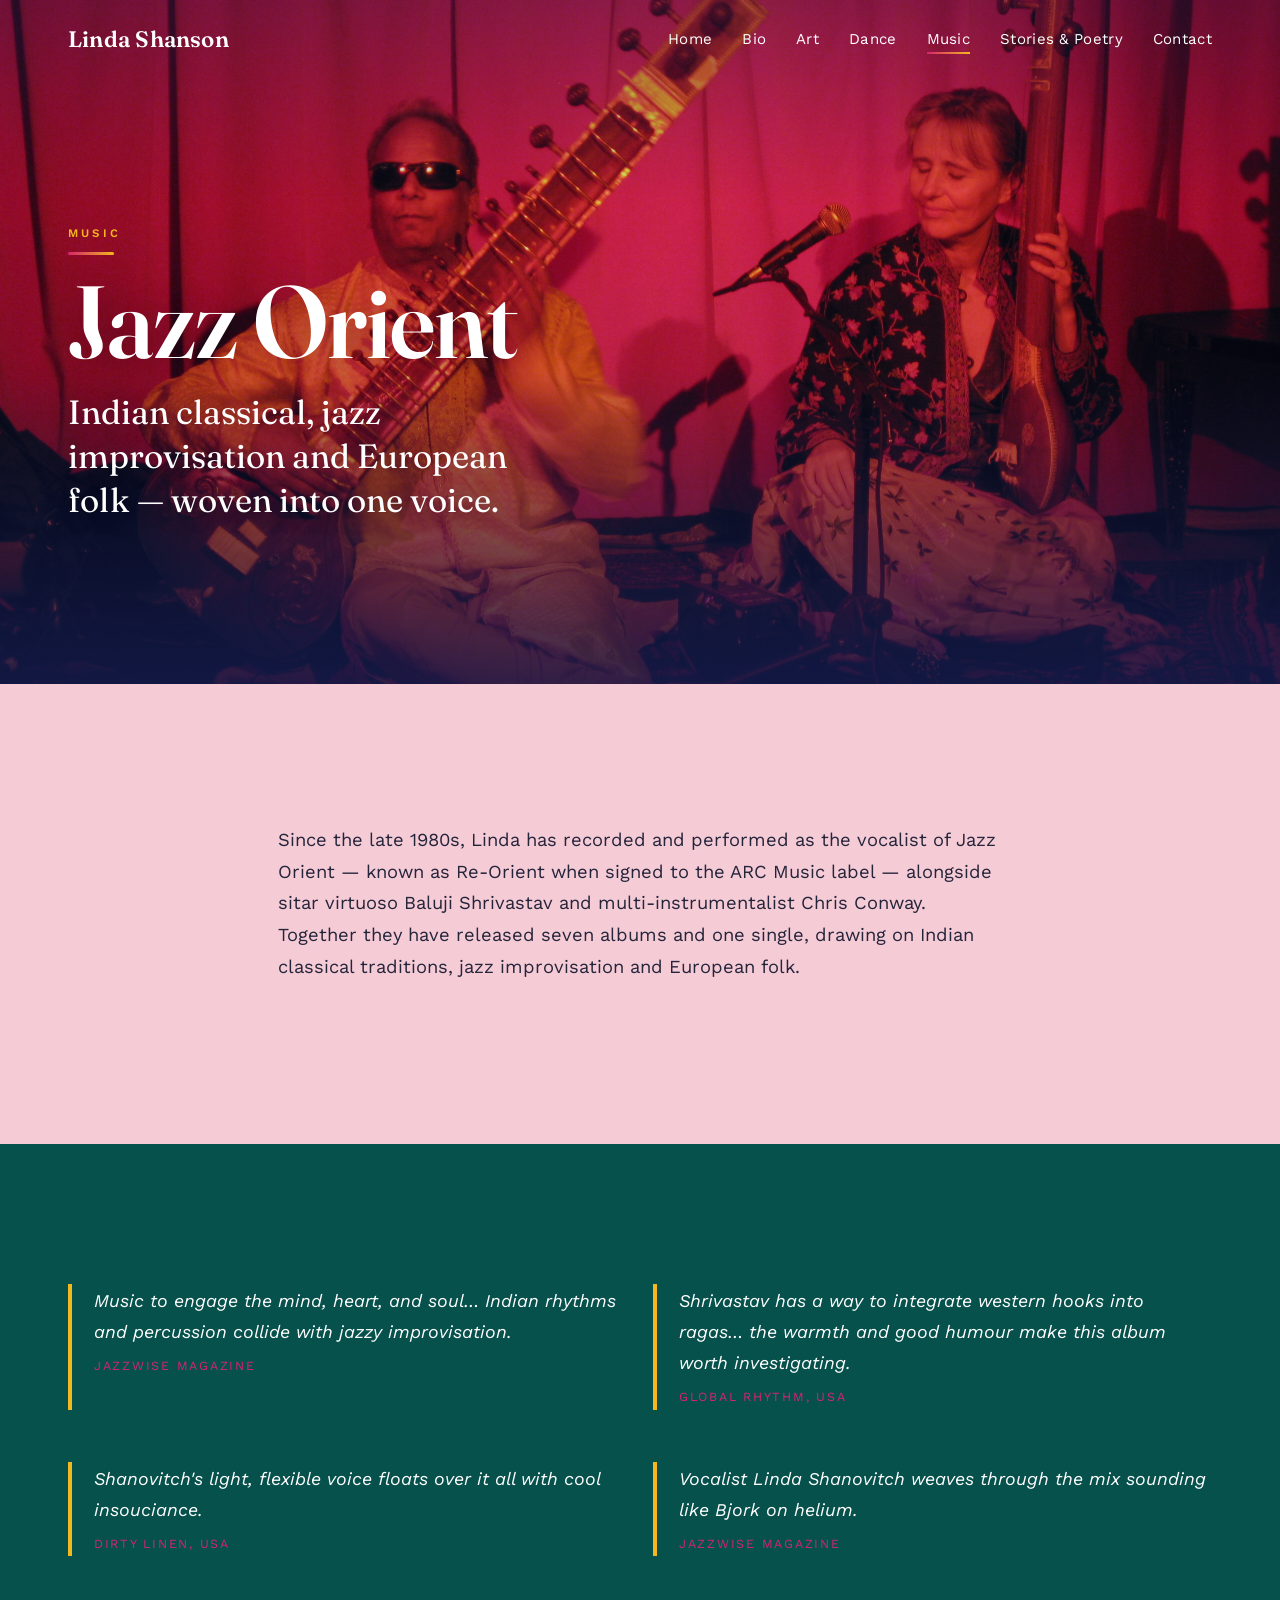
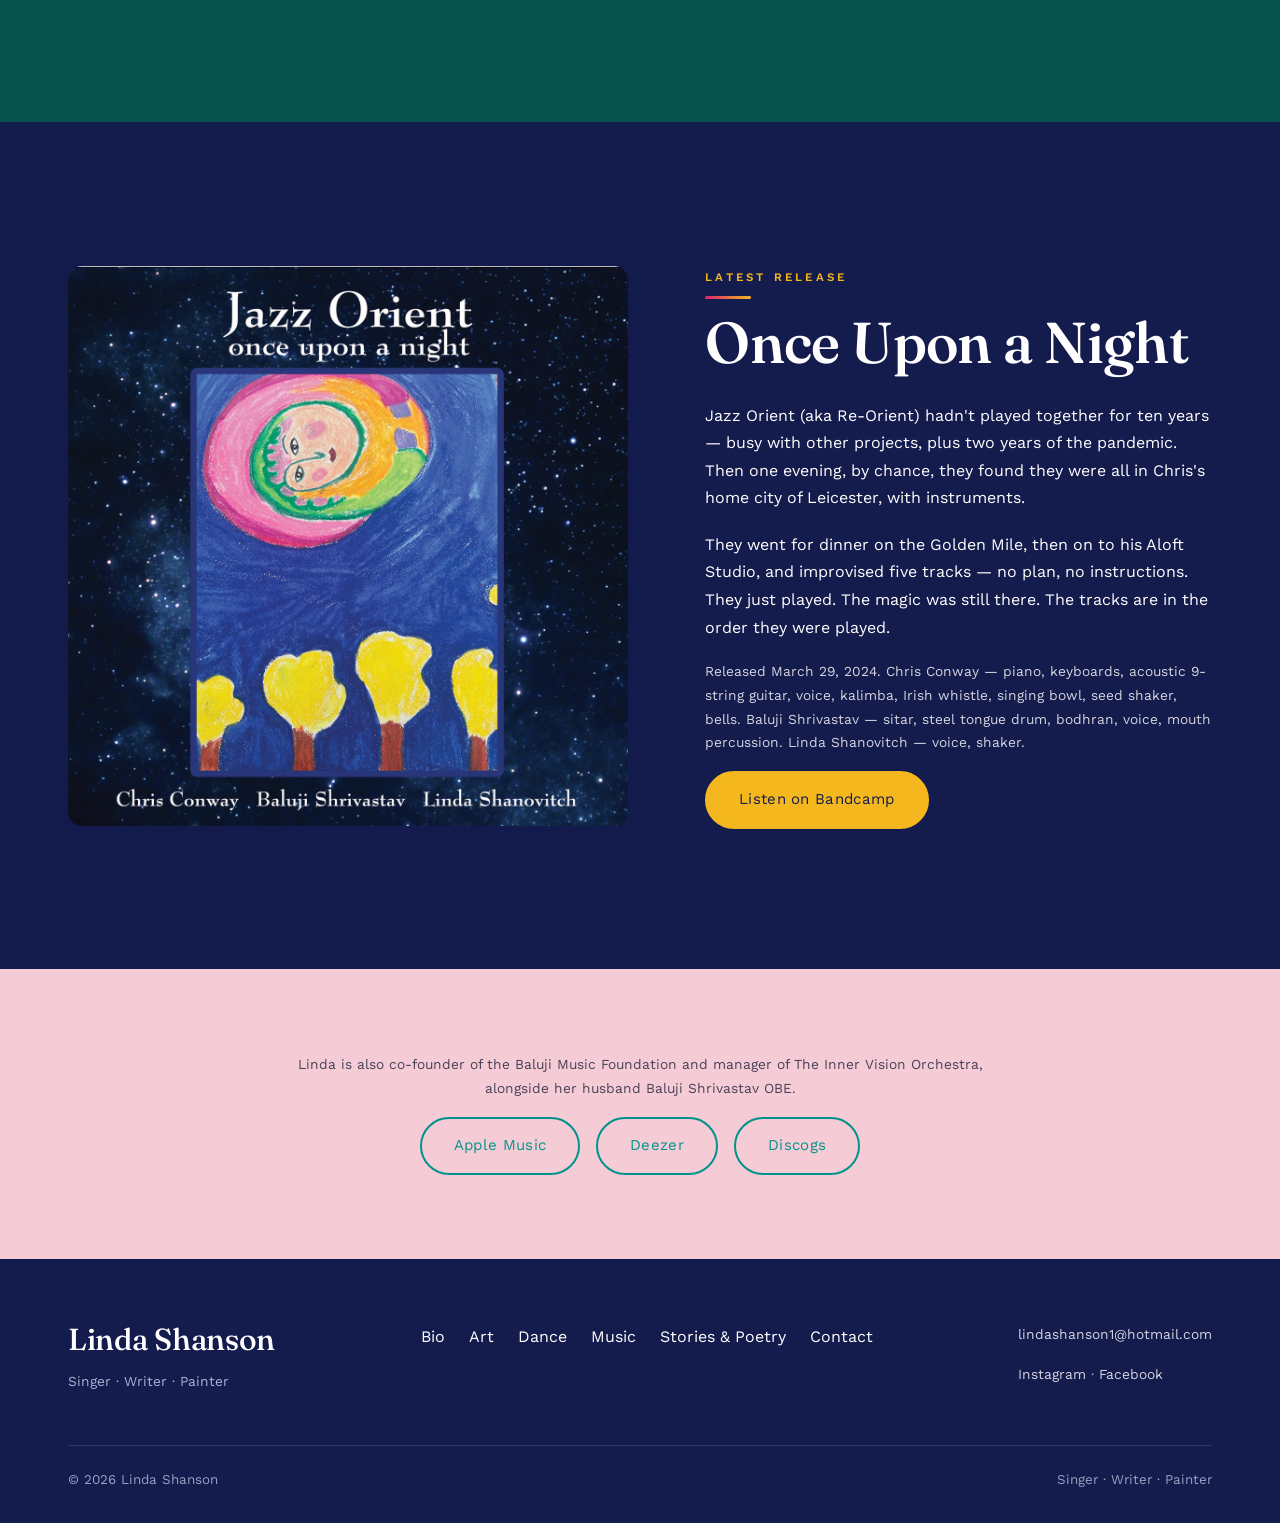
<file: music.html>
<!DOCTYPE html>
<html lang="en">
<head>
<meta charset="UTF-8">
<script>document.documentElement.classList.add('js')</script>
<meta name="viewport" content="width=device-width, initial-scale=1.0">
<title>Music | Linda Shanson</title>
<meta name="description" content="Linda Shanson's music with Jazz Orient / Re-Orient and the album Once Upon a Night.">
<link rel="preconnect" href="https://fonts.googleapis.com">
<link rel="preconnect" href="https://fonts.gstatic.com" crossorigin>
<link href="https://fonts.googleapis.com/css2?family=Fraunces:ital,opsz,wght@0,9..144,300..700;1,9..144,400..700&family=Work+Sans:wght@300;400;500;600&display=swap" rel="stylesheet">
<link rel="stylesheet" href="assets/css/style.css?v=2">
</head>
<body>

<header class="site-header over-hero">
  <div class="nav-bar">
    <a href="index.html" class="brand">Linda Shanson</a>
    <nav>
      <button class="nav-toggle" aria-label="Toggle menu"><span></span><span></span><span></span></button>
      <ul class="nav-links">
        <li><a href="index.html">Home</a></li>
        <li><a href="bio.html">Bio</a></li>
        <li><a href="art.html">Art</a></li>
        <li><a href="dance.html">Dance</a></li>
        <li class="has-dropdown open">
          <a href="music.html" class="active">Music</a>
          <div class="dropdown"><a href="music.html#once-upon-a-night">Once Upon a Night</a></div>
        </li>
        <li class="has-dropdown">
          <a href="stories.html">Stories &amp; Poetry</a>
          <div class="dropdown">
            <a href="raaja-ajaar.html">Raaja Ajaar</a>
            <a href="journey-with-the-gods.html">Journey with the Gods</a>
            <a href="frankenstein-in-india.html">Frankenstein in India</a>
            <a href="baluji-memories.html">Baluji's Memories</a>
          </div>
        </li>
        <li><a href="contact.html">Contact</a></li>
      </ul>
    </nav>
  </div>
</header>

<section class="hero-full" style="min-height:76svh;">
  <img class="bg" src="assets/images/music-duo.jpg" alt="Linda Shanson and Baluji Shrivastav performing">
  <div class="hero-inner">
    <span class="kicker" style="color:var(--gold)">Music</span>
    <h1>Jazz Orient</h1>
    <p class="hero-poem">Indian classical, jazz improvisation and European folk — woven into one voice.</p>
  </div>
</section>

<section class="panel cream">
  <div class="wrap narrow reveal">
    <p style="font-size:1.15rem;">Since the late 1980s, Linda has recorded and performed as the vocalist of Jazz Orient — known as Re-Orient when signed to the ARC Music label — alongside sitar virtuoso Baluji Shrivastav and multi-instrumentalist Chris Conway. Together they have released seven albums and one single, drawing on Indian classical traditions, jazz improvisation and European folk.</p>
  </div>
</section>

<section class="panel teal">
  <div class="wrap">
    <div class="press-grid reveal">
      <blockquote class="quote-block">Music to engage the mind, heart, and soul&hellip; Indian rhythms and percussion collide with jazzy improvisation.<cite>Jazzwise Magazine</cite></blockquote>
      <blockquote class="quote-block">Shrivastav has a way to integrate western hooks into ragas&hellip; the warmth and good humour make this album worth investigating.<cite>Global Rhythm, USA</cite></blockquote>
      <blockquote class="quote-block">Shanovitch's light, flexible voice floats over it all with cool insouciance.<cite>Dirty Linen, USA</cite></blockquote>
      <blockquote class="quote-block">Vocalist Linda Shanovitch weaves through the mix sounding like Bjork on helium.<cite>Jazzwise Magazine</cite></blockquote>
    </div>
  </div>
</section>

<section class="panel night" id="once-upon-a-night">
  <div class="wrap split reveal">
    <figure class="media">
      <img src="assets/images/once-upon-a-night-cover.jpg" alt="Once Upon a Night album cover" loading="lazy">
    </figure>
    <div>
      <span class="kicker">Latest release</span>
      <h2>Once Upon a Night</h2>
      <p>Jazz Orient (aka Re-Orient) hadn't played together for ten years — busy with other projects, plus two years of the pandemic. Then one evening, by chance, they found they were all in Chris's home city of Leicester, with instruments.</p>
      <p>They went for dinner on the Golden Mile, then on to his Aloft Studio, and improvised five tracks — no plan, no instructions. They just played. The magic was still there. The tracks are in the order they were played.</p>
      <p class="small">Released March 29, 2024. Chris Conway — piano, keyboards, acoustic 9-string guitar, voice, kalimba, Irish whistle, singing bowl, seed shaker, bells. Baluji Shrivastav — sitar, steel tongue drum, bodhran, voice, mouth percussion. Linda Shanovitch — voice, shaker.</p>
      <a href="https://jazzorient.bandcamp.com/album/once-upon-a-night" target="_blank" rel="noopener" class="btn light solid">Listen on Bandcamp</a>
    </div>
  </div>
</section>

<section class="panel cream pad-sm">
  <div class="wrap narrow text-center reveal">
    <p class="small">Linda is also co-founder of the Baluji Music Foundation and manager of The Inner Vision Orchestra, alongside her husband Baluji Shrivastav OBE.</p>
    <div class="btn-row" style="justify-content:center;">
      <a class="btn" href="https://music.apple.com/us/artist/linda-shanovitch/373686639" target="_blank" rel="noopener">Apple Music</a>
      <a class="btn" href="https://www.deezer.com/en/artist/1846591" target="_blank" rel="noopener">Deezer</a>
      <a class="btn" href="https://www.discogs.com/artist/3557246-Linda-Shanson" target="_blank" rel="noopener">Discogs</a>
    </div>
  </div>
</section>

<footer class="site-footer">
  <div class="wrap">
    <div class="footer-grid">
      <div><h3>Linda Shanson</h3><p class="small">Singer &middot; Writer &middot; Painter</p></div>
      <ul class="footer-nav">
        <li><a href="bio.html">Bio</a></li>
        <li><a href="art.html">Art</a></li>
        <li><a href="dance.html">Dance</a></li>
        <li><a href="music.html">Music</a></li>
        <li><a href="stories.html">Stories &amp; Poetry</a></li>
        <li><a href="contact.html">Contact</a></li>
      </ul>
      <div>
        <p class="small"><a href="mailto:lindashanson1@hotmail.com">lindashanson1@hotmail.com</a></p>
        <p class="small"><a href="https://www.instagram.com/lindashanson" target="_blank" rel="noopener">Instagram</a> &middot; <a href="https://www.facebook.com/lindashansonartist/" target="_blank" rel="noopener">Facebook</a></p>
      </div>
    </div>
    <div class="footer-bottom">
      <span>&copy; <span id="year"></span> Linda Shanson</span>
      <span>Singer &middot; Writer &middot; Painter</span>
    </div>
  </div>
</footer>

<script src="assets/js/nav.js?v=2"></script>
</body>
</html>
</file>
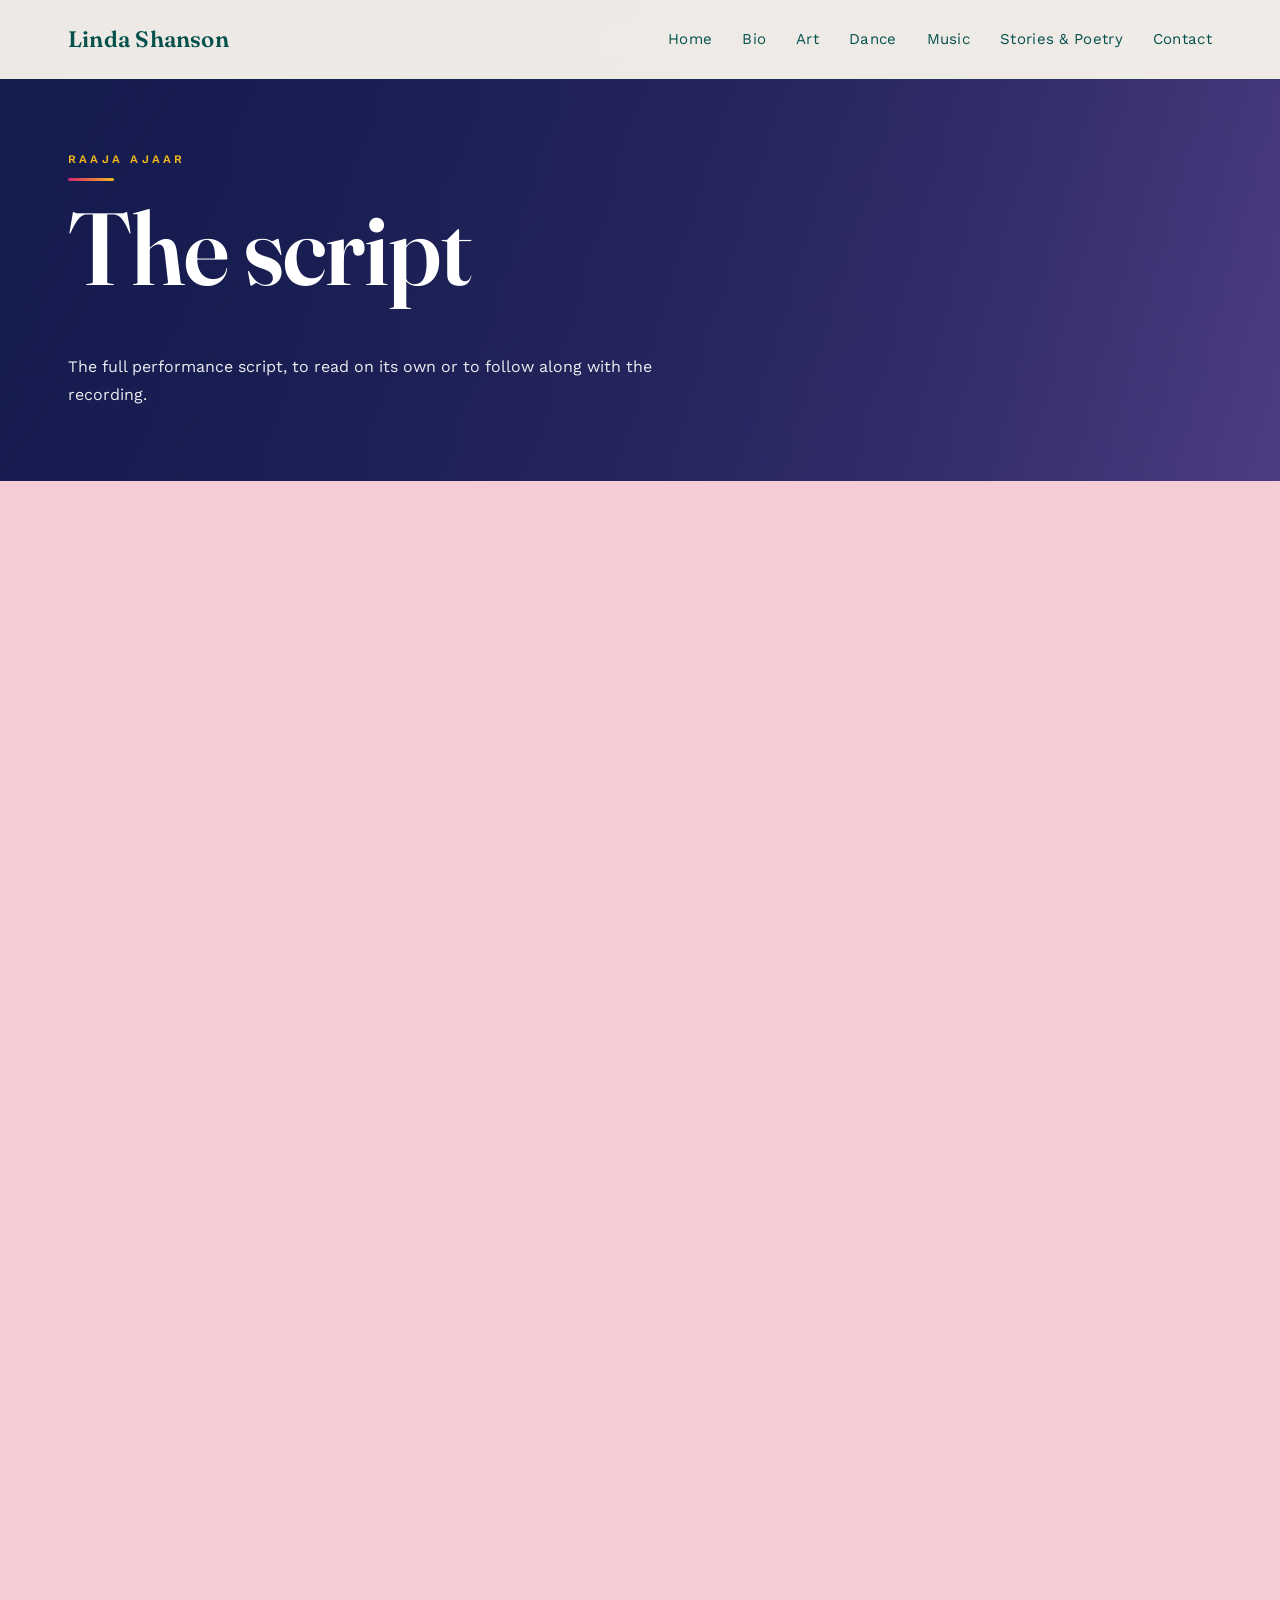
<file: raaja-ajaar-script.html>
<!DOCTYPE html>
<html lang="en">
<head>
<meta charset="UTF-8">
<script>document.documentElement.classList.add('js')</script>
<meta name="viewport" content="width=device-width, initial-scale=1.0">
<title>Raaja Ajaar — the script | Linda Shanson</title>
<meta name="description" content="The full performance script of Raaja Ajaar by Linda Shanson, to read or to follow along with the recording.">
<link rel="preconnect" href="https://fonts.googleapis.com">
<link rel="preconnect" href="https://fonts.gstatic.com" crossorigin>
<link href="https://fonts.googleapis.com/css2?family=Fraunces:ital,opsz,wght@0,9..144,300..700;1,9..144,400..700&family=Work+Sans:wght@300;400;500;600&display=swap" rel="stylesheet">
<link rel="stylesheet" href="assets/css/style.css?v=2">
</head>
<body>

<header class="site-header">
  <div class="nav-bar">
    <a href="index.html" class="brand">Linda Shanson</a>
    <nav>
      <button class="nav-toggle" aria-label="Toggle menu"><span></span><span></span><span></span></button>
      <ul class="nav-links">
        <li><a href="index.html">Home</a></li>
        <li><a href="bio.html">Bio</a></li>
        <li><a href="art.html">Art</a></li>
        <li><a href="dance.html">Dance</a></li>
        <li class="has-dropdown">
          <a href="music.html">Music</a>
          <div class="dropdown"><a href="music.html#once-upon-a-night">Once Upon a Night</a></div>
        </li>
        <li class="has-dropdown open">
          <a href="stories.html">Stories &amp; Poetry</a>
          <div class="dropdown">
            <a href="raaja-ajaar.html" class="active">Raaja Ajaar</a>
            <a href="journey-with-the-gods.html">Journey with the Gods</a>
            <a href="frankenstein-in-india.html">Frankenstein in India</a>
            <a href="baluji-memories.html">Baluji's Memories</a>
          </div>
        </li>
        <li><a href="contact.html">Contact</a></li>
      </ul>
    </nav>
  </div>
</header>

<section class="page-hero grad-purple">
  <div class="wrap">
    <span class="kicker">Raaja Ajaar</span>
    <h1>The script</h1>
    <p>The full performance script, to read on its own or to follow along with the recording.</p>
  </div>
</section>

<section class="panel cream">
  <div class="wrap narrow reveal">
    <p><a href="raaja-ajaar.html">&larr; Back to Raaja Ajaar</a></p>
    <div class="extract script">

      <p class="script-title">RAAJA AJAAR <span>by Linda Shanson</span></p>

      <p><b>NARRATOR</b> Raaja and Ajaar are twin souls, doubles, one male one female. This is the story of their search for one another. Till now they led ordinary lives.</p>
      <p>They sleep&hellip;.now they must awake.</p>
      <p class="cue">(swarmandal then singing)</p>
      <p class="verse">song of the sea
song of the hill
song of the heart
song of the will
they wander where they can
every woman every man
song without meaning to behold
I was born on the lip</p>
      <p class="verse">song of rock
song of stone
song of the path that winds alone
song of the wind that is never still
song of the cup that must be filled
I was born on the lip</p>
      <p class="verse">song when night is thick and ear
song for the dreamers to hear
song for the children not yet born
song for the saint and song for the worm
I was born on the lip</p>
      <p class="cue">(feminine spirits enter with a sound)</p>
      <p><b>NARRATOR:</b> Feminine spirits enter the house with their juices, shaking their hands.</p>
      <p class="verse">Follow them into their world. Recognise them.
In the pits of their stomachs they keep the keys.
With open chins and heads down to their knees.
On that ocean all is good and safe, no harm will come to you.
Let her take you then in little boats of green and amber,
along the shore side where crabs and cocos are concealed
beneath the shifting sands.</p>
      <p class="cue">(focus on Raaja who has been in the background shaking. Sounds of hoofs(tablas) throughout this.)</p>
      <p><b>RAAJA:</b> <span class="verse">&lsquo;I am not quiet myself tonight.
There is a horse which keeps overtaking me
who will not let me rest.
So I must let him pass
again and again with an empty saddle,stirrups swinging.
Was I thrown from his side? Or is he calling to me?
Has he escaped from a brutal master?
Is he the riderless horse come to set all horses free?
I cannot answer.
He does not need an answer.
Each time I turn to rest this phantom equine purser fills
the air with dust and the clattering of hoofs.
Take me take my cares take my weariness.</span></p>
      <p class="cue">(dischord enter Creature)</p>
      <p><b>CREATURE:</b></p>
      <p class="verse">&ldquo;I come on the side of the White Lion
It is on his side that I ride through night
facing west till dawn
Do not ask from where I come or why.
I live in the zone of hills and dreams,
you will always find me here
I speak through you
I eat nothing but the lines
left behind by warriors and men of worth
whose footsteps are imprinted on my memory
I will kill any in my way
I must not be touched
except by the finger of Truth
which may did into my side
with the fires of night
I come to carry you to the other quarter
I stand in the ring of power
I belong to the rose
and the perfume of roses
scattered on the borders
whose wings are the answers to prayer
the shivers along my spine
are the countless ages
of men without direction
poor motionless souls seeking without a guide
they are the shivers which pass
through me when these winds blow
and make our ship to pass this way.&rdquo;</p>
      <p class="cue">(Ajaar dances while narrator speaks)</p>
      <p><b>NARRATOR</b> <span class="verse">- She looks with the eyes of her brother
into the bottomless darkness of night.
She feels them staring like coals, dark,luminous in her skull.
Why does she moan so? Who does she cry for?
It is as though generations have been silent
till now and in her they must finally be heard.
It is the tragedy of unfulfilled lives,
vanquished love and unexpressed desires.
She reaches into the night.
Her mind alive with questions,
seeking for coherence. Her body,
her breath, her home, her friends,
her work, her love, her line tugging
calling to be woven, seeking form.
She knew that she must find the answer
beneath it all. She must be certain
of the right decisions, of her allies and hopes.
Her glimpses motivated her. Now,
here, apart, she felt compelled to draw
a plan, to clarify her ideas, to make
sense of it. She knew she must find
the purpose which manifested itself
so fervently. The source of her energy,
and when frustrated,
the source of her agony and madness.</span></p>
      <p class="star">*</p>
      <p class="verse">Aphrodite endows her with the power of love.
This is the thread that binds us all
together. Take courage and surrender to it.
Take strength and follow it.</p>
      <p>It is as though each time she falls in love, she meets truth personified. Her lover seems to effuse an essential alchemy which turns her sight to gold, which throws open the doors of her imagination and settles upon her mind countless visions. Love stirs within her fountains of inspiration. What tenderness she feels for all her lovers, they are one joy to her, one love manifesting itself in a thousand faces.</p>
      <p class="verse">Every cloud that passes is the face
of one of her lovers. She knows
that they are waiting for her
that she need not be afraid.
They float so gently, golden in the light
of the sun setting over the mountains.
She is sitting curled up far above
the mountains peering down at them
beneath her.</p>
      <p class="cue">(sound of the wind)</p>
      <p class="verse">The wind is searching the mountains. With warm breath
it patrolls the night. Every door is opened every picture lifted
from the walls. Chimes tinkle incessantly, shutters slamm
rafters creak.</p>
      <p class="verse">The wind had come full of the breath of past lives.
Full of life it animates
everything with its movement.
For breath is the movement
of life. Breath escapes through
the cracks in the rocks whose
swellings and shrinking imperceptibly
shape continents. In the breath
comes the sound and the song
which swells the lungs, which
stirs the leaves, which
billows the clouds and lifts
the wings. Sound
vibrates making more breath, dissolving more
forms. Breath moves
the night filling it with
blackness, pushing the earth towards
morning.</p>
      <p>Finally in that dark night she surrenders to the will of the mountains</p>
      <p class="verse">There are men who would sift the
world into fine gravel
destroying the rocks and mountains
greedy profit minded men who
cut into the bleeding hillsides
crumbling the castles that
once stood on them.
Their sons will be born with sand
in their mouths and their veins
will be blocked with granules.</p>
      <p class="cue">(Ajaar finds the face of the mountain.)</p>
      <p class="verse">Sweat pours off the chest of the Giant and his muscles stand out in tight knots.
He is proud, defiant, stronger than the rest. He bends down with slowness,
a heaviness as that before a storm.
And with slow deliberation takes hold
of the mountain and wrenches it from the earth.
The thick air is shattered with a most terrible scream,
the roots of the mountain hang bleeding
deep torrents of warm blood which gushes
over the valley
Valley of Blood.</p>
      <p class="cue">(rain tabla)</p>
      <p class="verse">Then comes the rain
such generous rain, it sweeps
the leaves it soothes the
boughs, it covers the earth.
It give expression to her sadness,
it weeps for her, and she wis comforted.
The grey clouds are her shroud,
and the soft breeze her sighs,
a deep peace fills her as the earth drinks the moisture
so she absorbs the coolness.
Hope flickers, quivers within her.
The notes of rain fall like music inside her
head, pinpoints of soft light.
The storm washes away the blood of the mountains.</p>
      <p class="cue">( Ajaar&rsquo;s mind is rewired and discovers unexplored areas of grey matter.)</p>
      <p class="verse">From the base of her spine is extracted a liquid.
They keep her and all the women in her mother&rsquo;s
line for the liquid which is milked from them.
This liquid is rubbed into the soles of the feet.
It contains the patterns of carpets. For these
are the weavers of flying carpets, whosepatterns are stories.</p>
      <p class="verse">An intense agitation overcomes came her which
shakes her whole body as in a fever.
She lapps greedily from pools of silver pouring out from the moon.
It is as though she is satiating a very
great thirst that has followed her through many lives.
She stands up and dances her gratitude.</p>
      <p class="cue">( she dances)</p>
      <p class="verse">her medical history so outraged the medical profession
that her case records were destroyed in order
to keep their reputation in tact.
It was presumed that she somehow was making
use of that part of the brain which was hitherto
been a mystery to us &ndash; those unexplored
areas of grey-matter. She often described
that her sensations were as if her brain
were being rewired and new channels were being
awakened. Tremendous heat was emitted from
the base of her spine. Running
from the throat to the ear is a line
of a strength. It is like a line of steel.
When sickness strikes it becomes
inflamed. Then the victim must
take to their bed and lie very still.
Then can the true cause of the illness
be located. Her illness seemed to be directing her. By closing
her away from everything it took her
to new places. The pain in her head
intensified when she thought of certain
things, so she used it like a compass.
Her face turned into eggshell. Ribbons
threaded through her and tied her
to the ground to prevent her from
floating upward. When alone
she would take her head right off,
fill it with water and swill it about
before putting it back on again.
Marbles were sewn into the soles of her feet.
She had an eye growing in the back
of her mouth, and one in the back
of her heel, which meant she could
no longer wear shoes. Throughout
her ordeal she could hear the chorus of
St. Matthew&rsquo;s Passion by Bach. Wherever she went
a brown and grey speckled lizard was seen
nearby.</p>
      <p class="verse">Eventually she dissolved into her shadow,
which can still be seen walking
up and down the stairs to the
summerhouse and on windy nights
is seen dancing naked on the balcony.</p>
      <p class="cue">(Ajaar finds gifts of fruit, shells, gold. Sound of horses again. Raaja enters on horseback with a red book in his pocket with her name on it. She rides off on the same horse with him. They ride together and then she dismounts)</p>
      <p><b>NARRATOR</b> On their journey they have learnt many things.</p>
      <p class="verse">She has learnt to play the tin whistle.
She has learnt to grow a great deal through love.
For on their journey they have come to love many things.
They have come to love the horses, grasses,
telling stories, poems, a way of life
which is free and easy to control.</p>
      <p>The Emu comes and Men with gold rings in their fingers. She must surely convince them of her reality.</p>
      <p><b>AJAAR</b> <span class="verse">&ldquo;I am in love
and when I am this way it is as in a dream.
It is that everything is united,
One great ocean of love pervades the world.
My head is full of visions,
china boats sail on the oceans,
my love is full of flowers,
he is a forest through which I pass,
he is a stag around whose neck I clasp
in the snow,
he is the noble eagle,
the lithe panther,
he is the harlequin
who brings magic
and with his fragrance
I am intoxicated
beyond words.</span></p>
      <p class="star">*</p>
      <p><b>SINGER</b> <span class="verse">Her lips full of
daffodils, bluebells and spring.
She gives voice to flowers.
Aromatic words, ribbons,
honeycombs produced
out of nothing
spring to her lips
come to her for wisdom
come to her for poems
mother of poetry mother
of the pretty line
mother of the daisy chain
and buttercup, leafy
harebell, stinky
ragwort,
periwinkle
lindenblumen tansy
columbine hairy
hairy and slippy sac sac.</span></p>
      <p class="verse">Ah my lonely lilly of
the dale, my sing song
sixpence, my battery
bloomer porcupine
all the crustaceans of
the world gathering
on the side dish
ready with an
answer to
any riddles, for
riddles are all that
we can offer. The
only legitimate
statement
riddler, riddler enjoy
cherry stones
summer
sex
memories
yearnings
lust
anguish
all wrapped up
in July and August
months for love and nakedness
sun, warmth, hope.</p>
      <p><b>NARRATOR</b> The night Count Pleasansky captured a small universe, the sky was luminous blue. He carried it with the help of three servants who were sworn to secrecy.</p>
      <p>The air was clear and sharp and the huge oak doors were thrown open. It took six men with caps on to set it down on the marble top where it shone like a gem. He had a special room built for his treasure, the walls of which were lined with blue silk and speckled with sapphires in the hope that the inhabitants would think it was the heavens. Sometimes he would stage spectacular cosmic displays for their entertainment. He had five daughters all with pigtails and smiles on their bottoms. Ah yes they would dance the can-can on wild summer evenings.</p>
      <p>What happened to this world after he died is not known. It is rumoured by some that he had it buried with him.</p>
      <p class="cue">( Raaja and Ajaar dance mirroring each other)</p>
      <p>Two faces look in the waters. Together they seek. The waters tell.</p>
      <p class="verse">some of us are the waves of the sea,
some of us are the boats,
some of us the sailors,
some of us are the oars that are dipped and pulled
and steer the boats upon the waters,
and some of us are the tears of strain
and hope and joy that are poured into the ocean.</p>
      <p class="star">*</p>
      <p class="cue">( Atmosphere of the past)</p>
      <p><b>AJAAR</b> <span class="verse">The past is full of faces, hats, boats
and mandolins. On the bridges of Venetian canals
the boys eat pears and watch the gondolas
glide beneath them. Beyond this
in time the Spanish Armada is silhouetted
on a moonlit night. The shadows of the masts
and the hanging riggings stretch along
the shimmering waters. The scene is full of
tenderness for how can they know what I see?
Upon the harbour the crowds gather to watch.
The pungent smell of fish and tar is in the air.
A pirate is laughing. He is in disguise.
His 3 cornered hat has fine multi-coloured plumes
which are blowing in the breeze. His shoes are black with
diamond buckles. His white silk stockings show a well
turned calf and he wears pale blue breeches with buttons
of yellow satin. Oh yes he is a very handsome figure.
He is laughing for the winds are blowing and he is free.
Though I know his face he cannot see me.
He is innocent of time. He has his life before him
and is many hundred years younger than I</span></p>
      <p class="star">*</p>
      <p><b>RAAJA AND AJAAR</b> speak in unison <span class="cue-inline">(shadow hands touch)</span></p>
      <p class="verse">&ldquo;We reach across time
across the multiple manifestations
when shall we meet again?&rdquo;</p>
      <p class="cue">(music possibly bansuri)</p>
      <p><b>NARRATOR</b> <span class="verse">They bathe his face and cover it with a veil.
Beneath the veil he can see figures moving.
There are crowds of people walking in a market
In the sunshine carrying baskets on their heads.
There are women selling dried fishes,
there are piles of mangoes, heaps of flowers,
birds, everything is in abundance. He sees
a desert oasis with palm trees and camels, and Arabs drinking tea.
The veil has the scent of roses. He sees an Indian woman playing a flute
in a beautiful tiled courtyard. Then he sees whirling
dervishes. Elephants are walking through the forests,
monkeys jump from tree to tree. He sees a lake
whose waters are still and clear. He kneels by the water
and sees his own reflection. His head is full
of birds who rise up and fly over the water.
She climbs onto the winged horse and soars
above the cliffs, soars into the pale
pale blue.</span></p>
      <p class="cue">(music light and humorous like nursery)</p>
      <p class="verse">In the Kingdom of the Flowers
there is no fear, no pain. Life
is forever blossoming, pouring out
its vibrancy. The garden today
is thronging with the bees intently
feasting on the pink flowers.</p>
      <p class="cue">(enter bees the bees chant in a chorus)</p>
      <p><b>BEES CHORUS</b> <span class="verse">&ldquo;Food to please, Food to please,
we are, we are the honey bees
furry bum, furry bum
upon the flowers we dance and hum.&rdquo;</span></p>
      <p><b>NARRATOR</b> <span class="verse">The teddy bear clinging
to her foot is unhappy.
He&rsquo;s been round and round
the garden and has tickled many
armpits. He is tired poor
thing
and needs a holiday
half awake and half asleep more
than half the time.
Rectangles like this keep
coming along and giving him
a fright. He really is
a bit of a square.</span></p>
      <p><b>TEDDY BEAR</b> <span class="verse">. Singing voices,
again singing, striped voices
vegetarian voices, green leafy
tongue. Songs of lung wort, flax and
filberts, song of sycamore and birch
song of ripening corn, song of foal
song of the wasp white air
song of men with no nose
song of scary winds
songs
for all time
of the breath.</span></p>
      <p><b>NARRATOR</b> <span class="verse">Roxan Kingdom of grass and leaves.
Refuge for men. Island of bruised web.
Fine Feather, Holy Day, White Ball, Money
Mouse, Morn King, Lump Stoll, King Crisp,
places across the sill places across the word.</span></p>
      <p class="cue">(enter Raaja . Raaja becomes the Sea. They meet The Flounder and the Great Bird. )</p>
      <p><b>RAAJA</b></p>
      <p class="verse">I am too tired to catch any of the fish
let them go, let them go on their way
I long to dream again. I am tired
of salt on my lips. I must give up the sea
yet where shall I go. All things lead
to the sea, she is the mother, her
blessing must be give to me before
I may leave, before I may rest.</p>
      <p><b>NARRATOR</b> <span class="verse">He turns away. His hair
thick with ribbons of salt
and his shoulders are made
of shells and seaweed.
He is indeed the salty sea
Herself, restless, sad, angry
at having been abused &ndash;
of them taking the little fishes
he wants to sit down and
bury his toes in the sand, but he
walks on, his head bent
down counting the names
of the great fishes he
has known, especially
THE FLOUNDER.</span></p>
      <p><b>RAAJA</b> <span class="verse">These animals, these
guardians come to us.
Without knowledge we
discharge them. In blackness
we deny them. Foolishly
we disinherit ourselves.
In our cities in the
prisons of our own making
in our heartless
mindless struggles
we destroy the gentle eyed.
We ridicule them and cut down
their forests. We tear and
scar their homeland.
We do not deserve salvation
eggmen &ndash; brittle flayed,
burnt, sacrifice their
children. Alligators eat
them.</span></p>
      <p><b>NARRATOR</b> <span class="verse">The fish come limping in.
They have been doing battle.
They can hardly breathe, their nostrils are full of dust.
They hold armfuls of hooks.
They are half fish half men.
Their heads are fish and their torsos of men.
The art of dancing was given by fish to men.
They were the souls of Japanese fish caught at the
dead of night from boats with lamps,
stolen from the sea in the dead of night,
when all things should be left in peace.
Violation of the water is man&rsquo;s greatest crime.
Man fell from Eden not because of the apple,
but because of the fish. The first theft from the sea
caused the fall from grace. So delicate
is the balance between the elements.
Since that time each violation causes a most terrible
lamentation. For the heart of God
is in the ocean. Many fish have been martyred
for mankind. Many of the saints
were fishes who out of pity
and love for mankind left the ocean.</span></p>
      <p><b>RAAJA</b> <span class="verse">Inside the anus of
the burrowing worm
are the hearts of antelopes and bears
wherever you go I keep finding
feathers. They are the
legacy of the Great Bird
who like the Flounder have
guided my spirit. The Flounder is
at the bottom of the ocean, but
The Great Bird is dead in
London. His feathers are tokens of the love he gave
me. They will save me
when I fall from the mountain</span></p>
      <p class="cue">(notebook in his hand he starts collecting the names of things like Adam in the Old Testament)</p>
      <p>Earth&hellip;sky&hellip;sea..foot&hellip;had&hellip;.shell&hellip;mountain..Ajaar.What is Ajaar? This nae is always on my lips!</p>
      <p><b>NARRATOR</b> <span class="verse">He comes
slowly,
secretly,
among them
light footed
like a cat
amongst the pigeons, he
stalks his
prey.
Before dusk
before the
evening
scenes come
on to view
Just in those
hours when
the day is resigning
when she is sighing
ah the marmalade
tom cat all
syrupy and
golden all
tiger, gingerly
approaches
hankering
after blood
and feathers.
But the
Great Bird
is already
sleeping
if we can find him
his wings are
folded in the
dust.
The only
things he
dreams
about
are the
distant
mountains
of his home.
His little heart
beats hot
and wet with
blood and life.
He dreams
of rats
and claw and
trees
old trees.
Bees hover
beneath him.
All the
striped
round
creatures of the
world seek his
friendship.
They
nestle as close to
him as they
can. Close
enough to
hear his heart beating.</span></p>
      <p class="cue">(Raaja and Ajaar despair but are healed by the Earth and are reborn with the dawn.)</p>
      <p>Their magic is gone &ndash; dissipated. They are empty, terrifyingly vacant, alone.</p>
      <p><b>RAAJA AJAAR</b> <span class="cue-inline">(howl together)</span></p>
      <p><b>NARRATOR</b> <span class="verse">Their cries ring against the rocks sharpening their edges and
their edges jutt into them. Remember the instructions of
the ANTLION &ndash;
When in danger lie down on the ground &ndash;</span></p>
      <p class="cue">( they lie down)</p>
      <p><b>EARTH</b> <span class="verse">&ldquo;the world is a wonderful place
made for you and all living creatures
you cannot be alone for the earth supports and loves you&rdquo;</span></p>
      <p class="cue">(SIGHS)</p>
      <p><b>NARRATOR</b> <span class="verse">Now the words come
thick and fast out of the earth
they come to the stomach through the tube
which still attaches the soul to the earth
in that attachment are rivers and gardens
groves, swans, and blue horsemen.</span></p>
      <p class="star">*</p>
      <p class="verse">Three horsemen of dawn
ride across the beach
before the first bird calls
before the finger tips of light
agitate the sleepers
shades walk
their hours of shadows
liquids stir
in the foetus day
by their gestures
form is woven
beatings echo
of their shadowy drummer
through the gentle breath
of dreamers
to catch them dancing
is auspicious
they teach the elemental footwork
the midwife to morning
hums herself of a breathless melody
and turns the body of the night
away
kissing her with shadows
wrapping the infant
in unformed hues of day
with the cat restless
on her lap of transformation
sleepless fancy
I sit with the midwife
wiping her brow
till a bird utters the first cry of morning</p>
      <p class="star">*</p>
      <p class="verse">they bring the day in with their nets
and with songs they fill the air
as they slowly pull the dawn to earth.
They kneel the sick child in front of the fresh day
they tie her with ribbons of light
and the energy of the light begins to flow into her.</p>
      <p class="cue">(the diviners sing vibrato)</p>
      <p>the day drifts over her</p>
      <p class="cue">(singing stops)</p>
      <p class="verse">They also bring their diviners
who kneel in a line along the horizon.
Some taste the air, sucking it through pursed lips
thus they can test the clarity and temperature of the air
and from this they know the quality of breath the day will bring
others drink the day and know if it is sweet or salty
others sort the day with their fingers
like a fleece for the texture of the day.
They seem so solitary dotted against the first grey light
intent on their tasks
they are the senses of the world without which we could not perceive that the day existed
they are the senses personified.</p>
      <p><b>RAAJA</b> <span class="verse">My diaries may be established in any
part of the world. Once planted
they take care of themselves.
History is written in blood and
sand and comes to us from the coast.
We collect histories, together with
Shells and the stones of the sea.
They come to us because we are
ready for them. We have
been prepared. We have entered
a new dimension.&rdquo;</span></p>
      <p><b>NARRATOR</b> She keeps finding the books in the grass. She falls asleep and on waking they are there. Again and again it happens. Her head aches, it is as though her mind is giving birth to books all over the grass.</p>
      <p>She lifts up her book &ndash; it is undergoing a sex change. She looks at the table it is undergoing a sex change. She looks at the glass of water it is undergoing a sex change, even the dustmen, postmen and mudmen are undergoing a change of sex.</p>
      <p>Listen she is reading one now&hellip;.</p>
      <p><b>AJAAR</b> <span class="verse">It is only when you have no normality
constancy, dictating to you
pulling you back like a mouse
on a string, only then will you
stumble innocently into new lands.</span></p>
      <p>These are matters of personal alchemy and I cannot break my spell for anyone. It is for you alone to prepare, test, stabilise the ultimate solution to your own problem.</p>
      <p>The beautiful trickster has brought you here. Now you must follow him. As a search through the narrow crumbling streets it is his dancing shadow that eludes me at every corner. In how many dark and dismal places his charm has filtered through. He who is the king of stones opens the doors and points to the corners where whispers gather like dust.</p>
      <p>Today he plays his trump for he has multiplied. Two tricksters two adorable seductive dancers who between them tear my soul apart and thrill me with their antics.</p>
      <p>Without pure air all of this will come to nothing, for this is the solvent for dreams as fine as silk to spin and weave themselves. You must also learn to write poems at any time of day or night and chant upon stone and rock. You must learn to need little sleep by refreshing yourself with the flickering of shadows. These shadows are the colours of soft breath of which I have spoken before. Above all, do not be afraid. Do not close any door. What has gone before may never pass again, but what will come is far more wonderful.</p>
      <p class="cue">( sets the book aside. A dog howls)</p>
      <p class="verse">&ldquo;The dog howls
I howl
morning lamentations
if only the dog could write
how much we would learn of human
suffering.</p>
      <p class="verse">Think how much we will know about
each other when we next meet. We
would have written so much. Yet
I can never find words for the most
wonderful things, wonderful magical
explosions. The perfect life is
an expansion of love.</p>
      <p class="cue">(Raaja seeks medical help from a doctor, a chirologist and a cosmic dancer.)</p>
      <p class="cue">( doctor&rsquo;s surgery)</p>
      <p><b>RECEPIONIST</b> Dr. Sass is now ready to see you. He has been examining the messages you left him.&rdquo;</p>
      <p><b>RAAJA</b> <span class="verse">&ldquo;There are times when I dream. Then I see
her, my other one &ndash; she is crying for me.
I am calling her. Through all this she
is there undeniably.&rdquo;</span></p>
      <p><b>DOCTOR</b> <span class="verse">&ldquo;Beaky, very,
One dirty soup after another,
generations of silt and mess.
They don&rsquo;t bother these days.
Did you see what Dorris has done
with the fishmongers bones?
Did you see how she rolls them
on her tongue lovely and crisp.
I keep leaving you to go to
Eden but I&rsquo;ve stopped
doing that now. It can&rsquo;t be helped.
It&rsquo;s an unfortunate aspect
it&rsquo;s a depressing prospect.
Put it from your mind.
5,421 it&rsquo; called getting it on
with money, money jabber
money blast.&rdquo;</span></p>
      <p><b>NARRATOR</b> <span class="verse">He is sent to Cephu Valmika
who is a chirologist,
but he also read backs. He believes
that the destiny of an individual
lies on his back. This was revealed
to him from a divine source.
Each individual has his signature
on his back under the skin.
Certain bodily postures channel
the cosmic forces allowing them to flow
through the system and recombine
with the universe. With practice
such postures can be perfected.
The actor is then a cosmic dancer,
taking a position can thus affect the world.
I know of one such person who lives
at the top of a mountain. Both male
and female her life is devoted to her art
capturing the energies of the rising
sun and drawing through her the threads
of creation. She can convert wind and rain
rock and cloud to sound or odour. Such
is her art and magic. People
from the valleys bring their sick
to her and she will dance for them.
Sometimes her movements are accompanied
by a high whistling voice which seems
to move all around her. The vibrations
set up from her movements
are said to bring
harmony to the
dischordant
tones of the sick.</span></p>
      <p><b>DOCTOR</b> <span class="verse">It is not everyday that visions come
these are precious, special days. You
must cultivate your garden so that
the visions thrive, water them, tend them,
sink into them, and most of all
believe in them.</span></p>
      <p><b>NARRATOR</b> <span class="verse">Each day balancing out. Each day colouring
the final picture with its hue. For the colours
and flowers of each day are sifted and filtered
at night while the world dream and stories
are distilled from the minds of dreamers.
The great rolls of breath, each persons destiny
inhaled. Each person humming
with their gyroscope of light blending
together in some celestial orchestration.</span></p>
      <p class="verse">The moth guide came with directions
Imprinted on his wings in
Intricate designs of grey and white
he stayed motionless
on the rug.</p>
      <p class="verse">She listened to the rain, it was
soft, it was sighing
it was soothing to behold.
It drew her closer to the moth
for they were born sheltered and alone.
She was hoping that a gentle sleep
would come upon her and engulf them
both in its padded blackness where
she and the moth could flutter
without fear.</p>
      <p class="verse">But when sleep came it was
bright, bright as day and she
could see the fields with donkeys
grazing and a boy chasing a
huge pig.</p>
      <p class="verse">Sleep was just a door and not a
Blanket, a cocoon, she waited for the
Cocoon. The Moth knew. He waited also
in this powdery gown. The two of them alone
together with the rain falling outside.</p>
      <p class="verse">The fountainhead of granite overflows,
and in the waters they are reflected.
The body struggling to interpret the conflicting
codes. Even beautiful creatures
come here to gaze into the waters.
Here on this timeless afternoon, in fragrant
summer comes Raaja with a
flock of sheep. He sits down to
rest awhile, listening to the
murmur of the fountain, and the bleating
of the sheep. He feels the sun&rsquo;s heat grow
more intense. The stones gleamed smooth
and white.</p>
      <p class="verse">His tongue is hot and dry
Yet he cannot move. A great stillness comes
upon him, a deep and solemn
stillness that encompasses everything.
He turns and faces the little pool
of water in the basin. It is smooth and clear
like the moment which engulfs them all.
He lookes into the waters. The
cloudless sky fills the waters.
He sees his face, smooth, perfect,
his green eyes, his red hair.
He looks deeply into the
reflection. A bird flies
above and as the shadow crosses
the water the reflection
moves. It comes upwards. It
returns his stare. It
draws closer. It
smiles at him. A hand
stretches out of the water
towards him. He knows that
hand, the slender wrist.
She beckones him.
He bends down towards her. Their lips
meet moistened with the waters
of the fountain.
The sheep are restless,
the dog waggs his tail.</p>
      <p><b>RAAJA AJAAR</b> <span class="cue-inline">(together)</span></p>
      <p class="verse">From now on we too are
no longer alone.
From now on we two are on our own.</p>
      <p class="the-end">THE END</p>

      <p class="signoff">&mdash; Raaja Ajaar, written 1976 by Linda Shanson</p>
    </div>
  </div>
</section>

<footer class="site-footer">
  <div class="wrap">
    <div class="footer-grid">
      <div><h3>Linda Shanson</h3><p class="small">Singer &middot; Writer &middot; Painter</p></div>
      <ul class="footer-nav">
        <li><a href="bio.html">Bio</a></li>
        <li><a href="art.html">Art</a></li>
        <li><a href="dance.html">Dance</a></li>
        <li><a href="music.html">Music</a></li>
        <li><a href="stories.html">Stories &amp; Poetry</a></li>
        <li><a href="contact.html">Contact</a></li>
      </ul>
      <div>
        <p class="small"><a href="mailto:lindashanson1@hotmail.com">lindashanson1@hotmail.com</a></p>
        <p class="small"><a href="https://www.instagram.com/lindashanson" target="_blank" rel="noopener">Instagram</a> &middot; <a href="https://www.facebook.com/lindashansonartist/" target="_blank" rel="noopener">Facebook</a></p>
      </div>
    </div>
    <div class="footer-bottom">
      <span>&copy; <span id="year"></span> Linda Shanson</span>
      <span>Singer &middot; Writer &middot; Painter</span>
    </div>
  </div>
</footer>

<script src="assets/js/nav.js?v=2"></script>
</body>
</html>
</file>
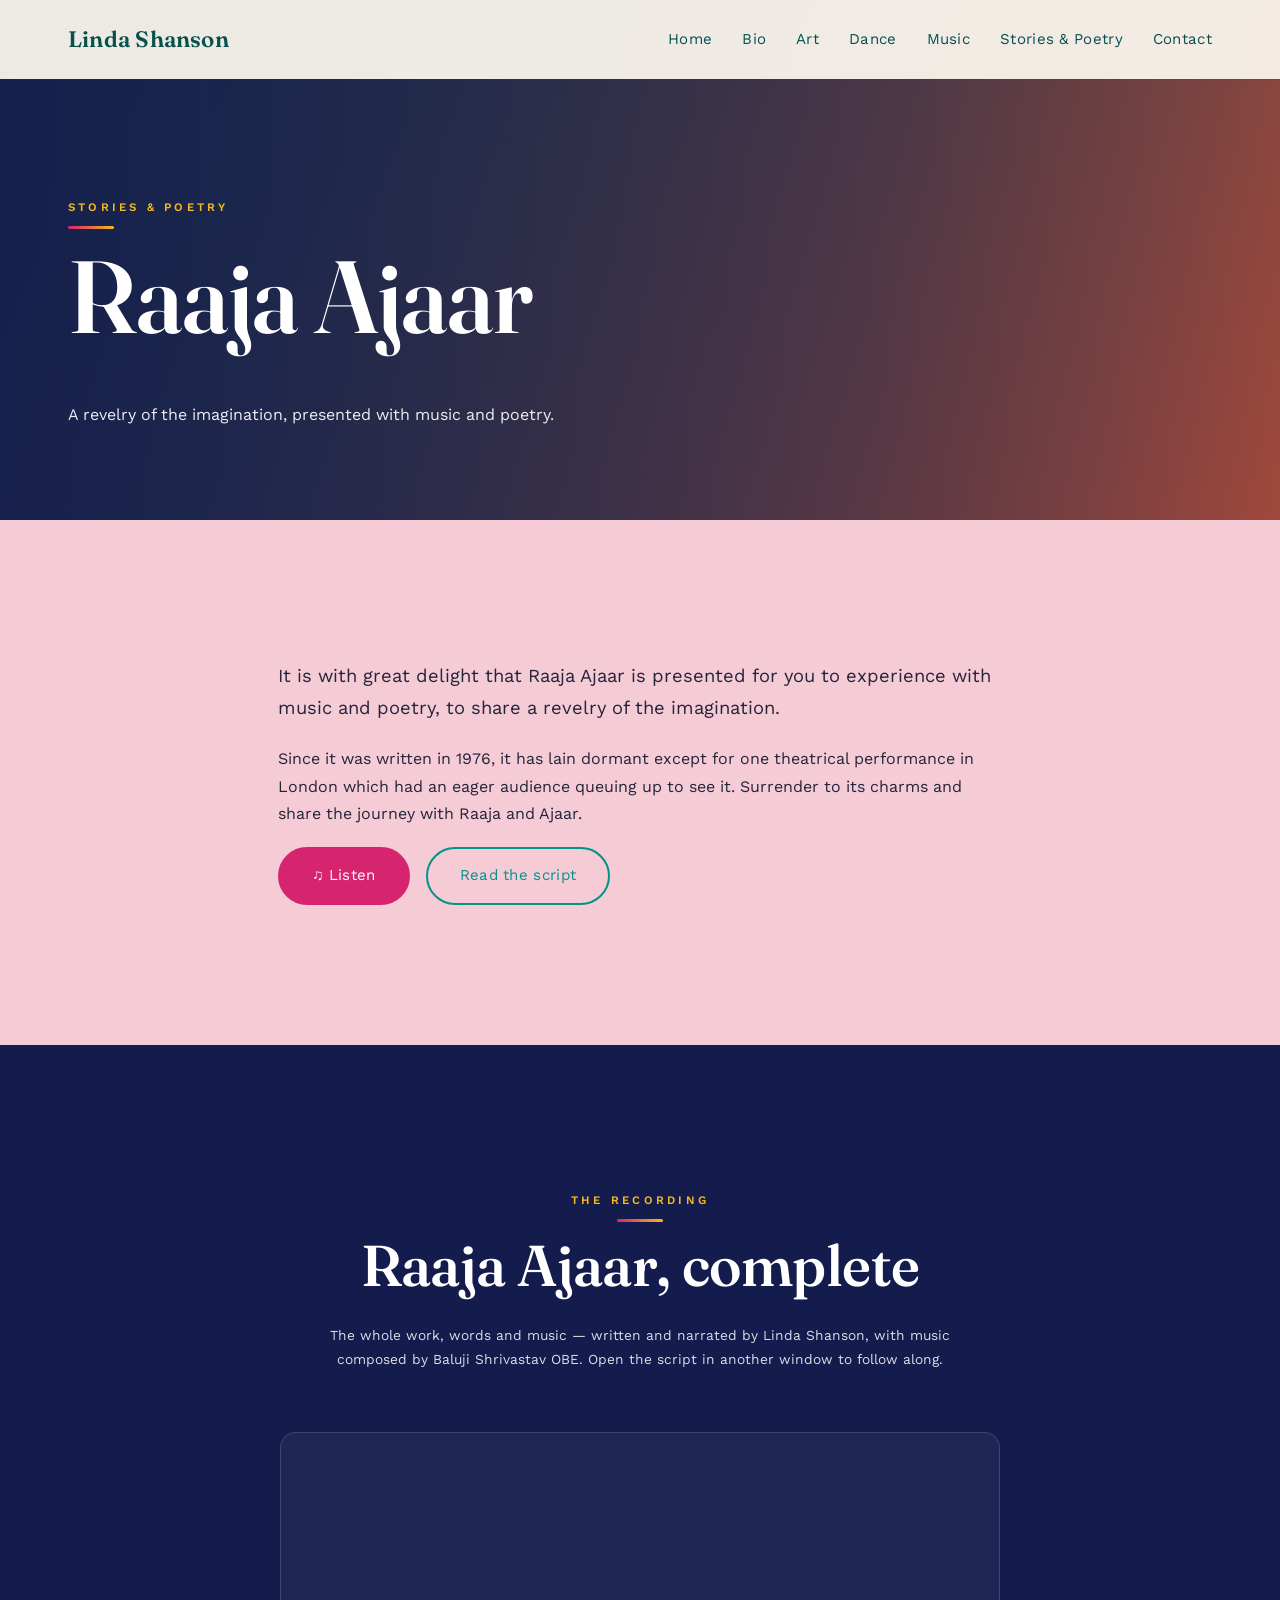
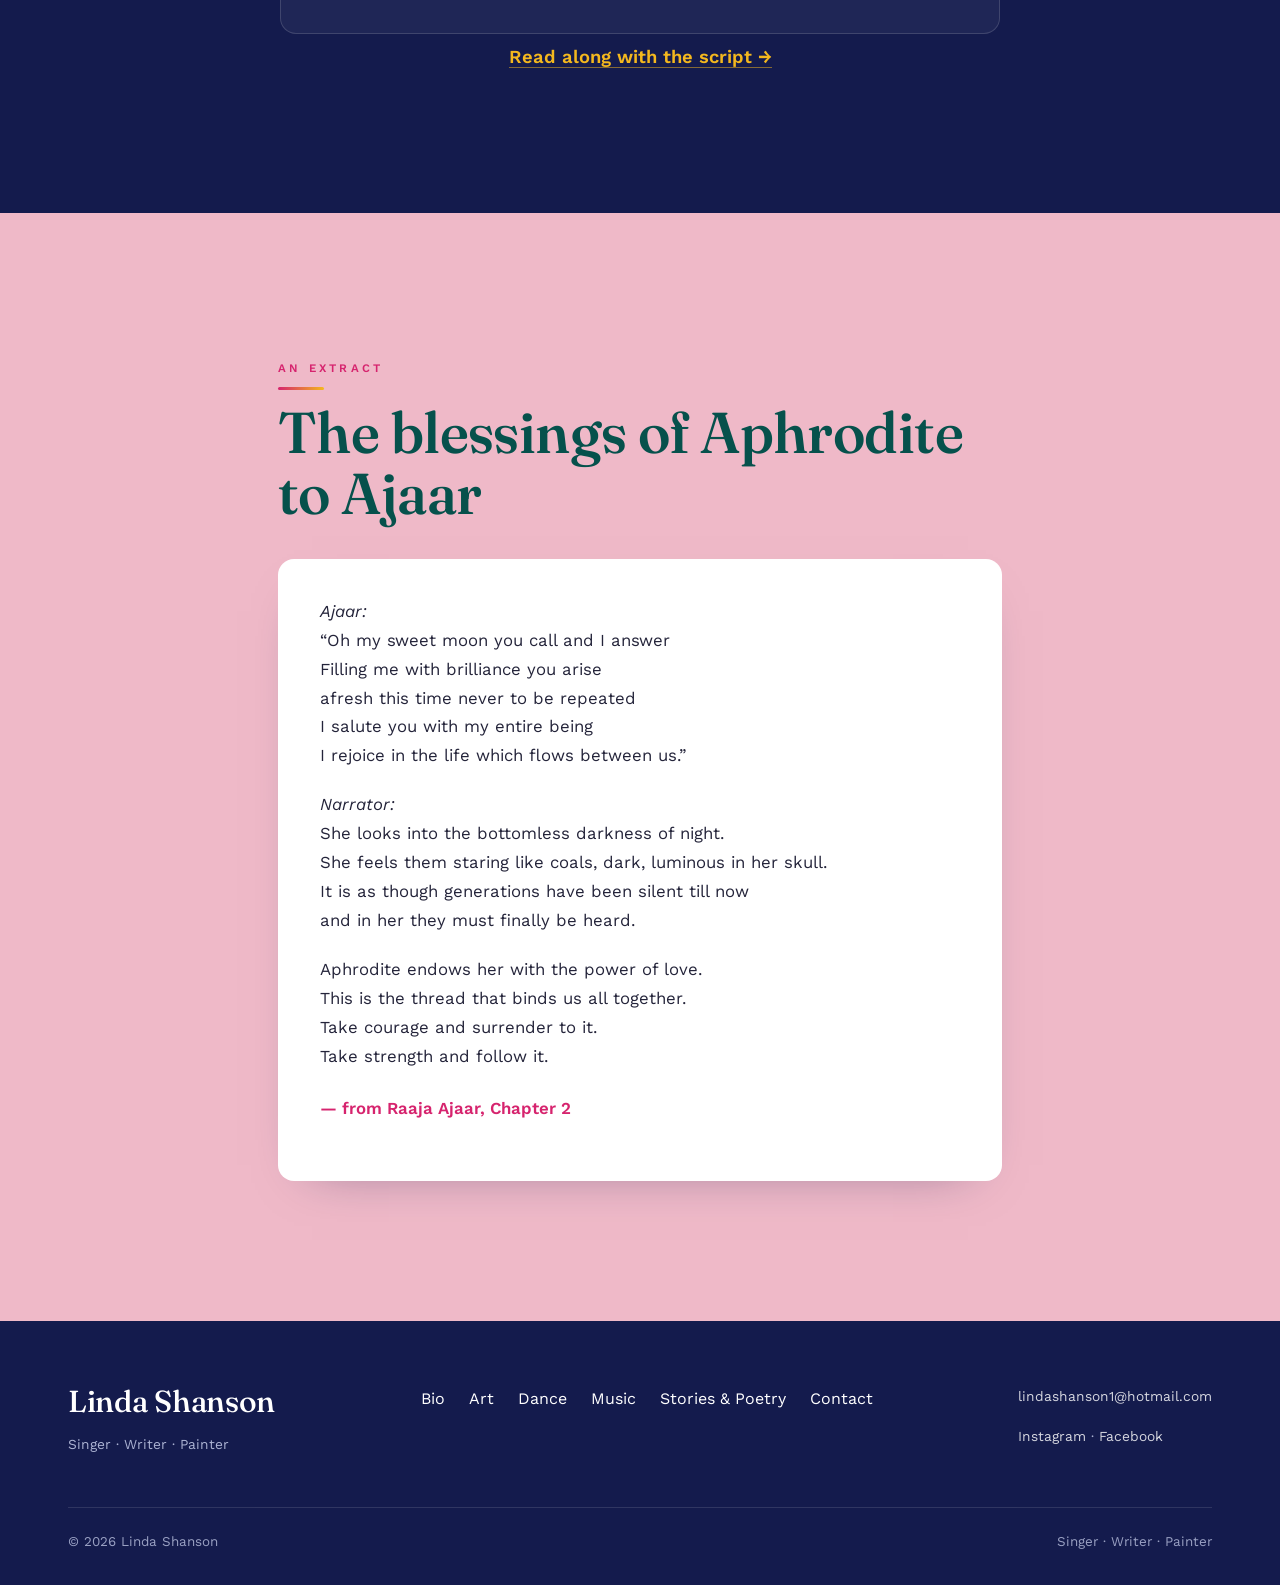
<file: raaja-ajaar.html>
<!DOCTYPE html>
<html lang="en">
<head>
<meta charset="UTF-8">
<script>document.documentElement.classList.add('js')</script>
<meta name="viewport" content="width=device-width, initial-scale=1.0">
<title>Raaja Ajaar | Linda Shanson</title>
<meta name="description" content="Raaja Ajaar — a poetic work by Linda Shanson written in 1976, revived with new music and poetry.">
<link rel="preconnect" href="https://fonts.googleapis.com">
<link rel="preconnect" href="https://fonts.gstatic.com" crossorigin>
<link href="https://fonts.googleapis.com/css2?family=Fraunces:ital,opsz,wght@0,9..144,300..700;1,9..144,400..700&family=Work+Sans:wght@300;400;500;600&display=swap" rel="stylesheet">
<link rel="stylesheet" href="assets/css/style.css?v=2">
</head>
<body>

<header class="site-header">
  <div class="nav-bar">
    <a href="index.html" class="brand">Linda Shanson</a>
    <nav>
      <button class="nav-toggle" aria-label="Toggle menu"><span></span><span></span><span></span></button>
      <ul class="nav-links">
        <li><a href="index.html">Home</a></li>
        <li><a href="bio.html">Bio</a></li>
        <li><a href="art.html">Art</a></li>
        <li><a href="dance.html">Dance</a></li>
        <li class="has-dropdown">
          <a href="music.html">Music</a>
          <div class="dropdown"><a href="music.html#once-upon-a-night">Once Upon a Night</a></div>
        </li>
        <li class="has-dropdown open">
          <a href="stories.html">Stories &amp; Poetry</a>
          <div class="dropdown">
            <a href="raaja-ajaar.html" class="active">Raaja Ajaar</a>
            <a href="journey-with-the-gods.html">Journey with the Gods</a>
            <a href="frankenstein-in-india.html">Frankenstein in India</a>
            <a href="baluji-memories.html">Baluji's Memories</a>
          </div>
        </li>
        <li><a href="contact.html">Contact</a></li>
      </ul>
    </nav>
  </div>
</header>

<section class="page-hero grad-gold tall">
  <div class="wrap">
    <span class="kicker">Stories &amp; Poetry</span>
    <h1>Raaja Ajaar</h1>
    <p>A revelry of the imagination, presented with music and poetry.</p>
  </div>
</section>

<section class="panel cream">
  <div class="wrap narrow reveal">
    <p style="font-size:1.15rem;">It is with great delight that Raaja Ajaar is presented for you to experience with music and poetry, to share a revelry of the imagination.</p>
    <p>Since it was written in 1976, it has lain dormant except for one theatrical performance in London which had an eager audience queuing up to see it. Surrender to its charms and share the journey with Raaja and Ajaar.</p>
    <div class="btn-row">
      <a class="btn solid" href="#listen">&#9835; Listen</a>
      <a class="btn" href="raaja-ajaar-script.html">Read the script</a>
    </div>
  </div>
</section>

<section class="panel night" id="listen">
  <div class="wrap narrow">
    <div class="section-head center reveal">
      <span class="kicker">The recording</span>
      <h2>Raaja Ajaar, complete</h2>
      <p class="small" style="opacity:.85;">The whole work, words and music &mdash; written and narrated by Linda Shanson, with music composed by Baluji Shrivastav OBE. Open the script in another window to follow along.</p>
    </div>

    <div class="drive-player reveal">
      <iframe src="https://drive.google.com/file/d/1dzP2Ru3rCimY731u7ueVmaMym6ZN9drH/preview"
              title="Raaja Ajaar &mdash; the complete recording"
              allow="autoplay" loading="lazy"></iframe>
    </div>

    <p class="player-note" style="text-align:center;">
      <a href="raaja-ajaar-script.html">Read along with the script &rarr;</a>
    </p>
  </div>
</section>

<section class="panel cream-2">
  <div class="wrap narrow reveal">
    <span class="kicker" style="color:var(--rose)">An extract</span>
    <h2 style="margin-bottom:.6em;">The blessings of Aphrodite to Ajaar</h2>
    <div class="extract">
      <p><em>Ajaar:</em><br>
      &ldquo;Oh my sweet moon you call and I answer<br>
      Filling me with brilliance you arise<br>
      afresh this time never to be repeated<br>
      I salute you with my entire being<br>
      I rejoice in the life which flows between us.&rdquo;</p>
      <p><em>Narrator:</em><br>
      She looks into the bottomless darkness of night.<br>
      She feels them staring like coals, dark, luminous in her skull.<br>
      It is as though generations have been silent till now<br>
      and in her they must finally be heard.</p>
      <p>Aphrodite endows her with the power of love.<br>
      This is the thread that binds us all together.<br>
      Take courage and surrender to it.<br>
      Take strength and follow it.</p>
      <p class="signoff">&mdash; from Raaja Ajaar, Chapter 2</p>
    </div>
  </div>
</section>

<footer class="site-footer">
  <div class="wrap">
    <div class="footer-grid">
      <div><h3>Linda Shanson</h3><p class="small">Singer &middot; Writer &middot; Painter</p></div>
      <ul class="footer-nav">
        <li><a href="bio.html">Bio</a></li>
        <li><a href="art.html">Art</a></li>
        <li><a href="dance.html">Dance</a></li>
        <li><a href="music.html">Music</a></li>
        <li><a href="stories.html">Stories &amp; Poetry</a></li>
        <li><a href="contact.html">Contact</a></li>
      </ul>
      <div>
        <p class="small"><a href="mailto:lindashanson1@hotmail.com">lindashanson1@hotmail.com</a></p>
        <p class="small"><a href="https://www.instagram.com/lindashanson" target="_blank" rel="noopener">Instagram</a> &middot; <a href="https://www.facebook.com/lindashansonartist/" target="_blank" rel="noopener">Facebook</a></p>
      </div>
    </div>
    <div class="footer-bottom">
      <span>&copy; <span id="year"></span> Linda Shanson</span>
      <span>Singer &middot; Writer &middot; Painter</span>
    </div>
  </div>
</footer>

<script src="assets/js/nav.js?v=2"></script>
</body>
</html>
</file>
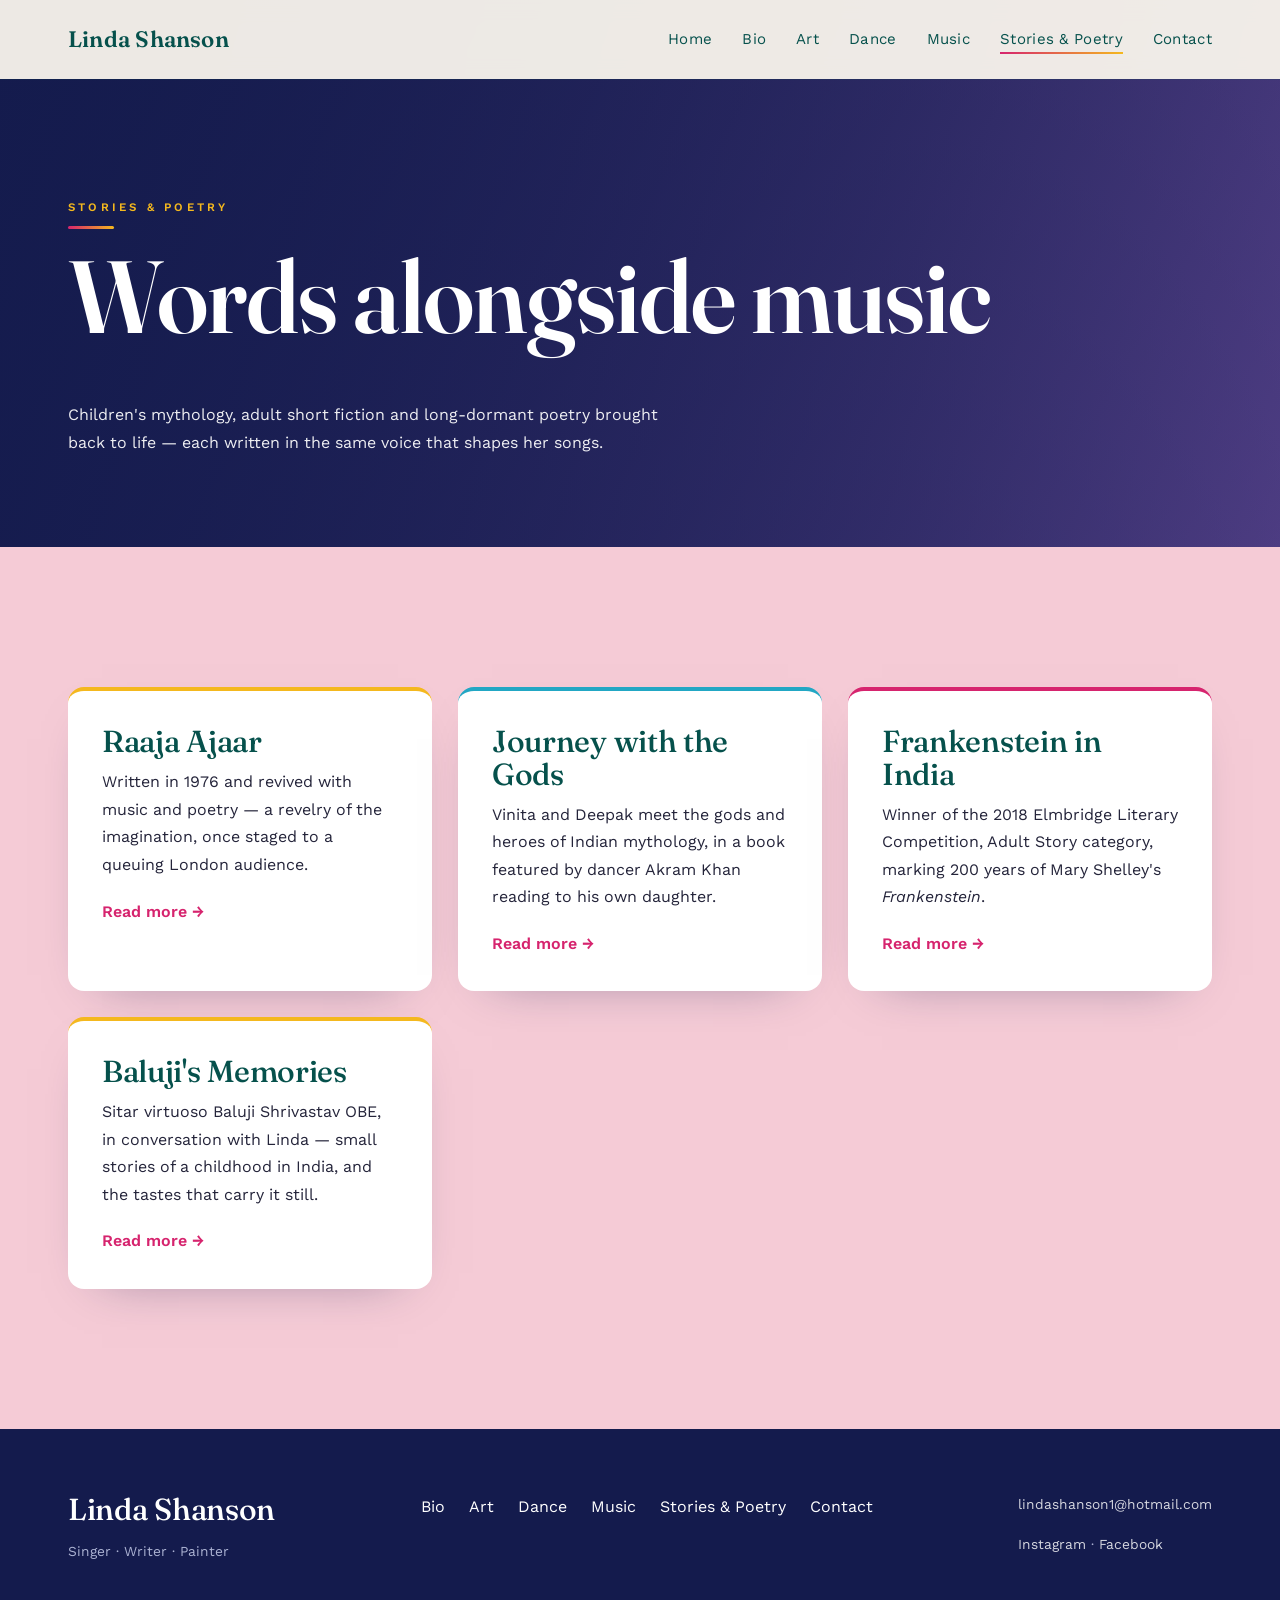
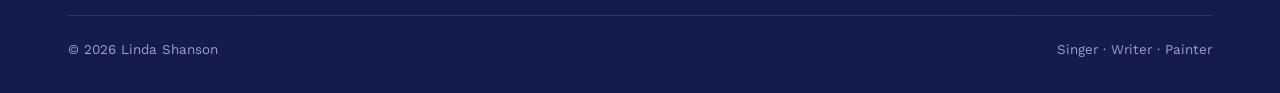
<file: stories.html>
<!DOCTYPE html>
<html lang="en">
<head>
<meta charset="UTF-8">
<script>document.documentElement.classList.add('js')</script>
<meta name="viewport" content="width=device-width, initial-scale=1.0">
<title>Stories &amp; Poetry | Linda Shanson</title>
<meta name="description" content="Stories and poetry by Linda Shanson: Raaja Ajaar, Journey with the Gods, and Frankenstein in India.">
<link rel="preconnect" href="https://fonts.googleapis.com">
<link rel="preconnect" href="https://fonts.gstatic.com" crossorigin>
<link href="https://fonts.googleapis.com/css2?family=Fraunces:ital,opsz,wght@0,9..144,300..700;1,9..144,400..700&family=Work+Sans:wght@300;400;500;600&display=swap" rel="stylesheet">
<link rel="stylesheet" href="assets/css/style.css?v=2">
</head>
<body>

<header class="site-header">
  <div class="nav-bar">
    <a href="index.html" class="brand">Linda Shanson</a>
    <nav>
      <button class="nav-toggle" aria-label="Toggle menu"><span></span><span></span><span></span></button>
      <ul class="nav-links">
        <li><a href="index.html">Home</a></li>
        <li><a href="bio.html">Bio</a></li>
        <li><a href="art.html">Art</a></li>
        <li><a href="dance.html">Dance</a></li>
        <li class="has-dropdown">
          <a href="music.html">Music</a>
          <div class="dropdown"><a href="music.html#once-upon-a-night">Once Upon a Night</a></div>
        </li>
        <li class="has-dropdown open">
          <a href="stories.html" class="active">Stories &amp; Poetry</a>
          <div class="dropdown">
            <a href="raaja-ajaar.html">Raaja Ajaar</a>
            <a href="journey-with-the-gods.html">Journey with the Gods</a>
            <a href="frankenstein-in-india.html">Frankenstein in India</a>
            <a href="baluji-memories.html">Baluji's Memories</a>
          </div>
        </li>
        <li><a href="contact.html">Contact</a></li>
      </ul>
    </nav>
  </div>
</header>

<section class="page-hero grad-purple tall">
  <div class="wrap">
    <span class="kicker">Stories &amp; Poetry</span>
    <h1>Words alongside music</h1>
    <p>Children's mythology, adult short fiction and long-dormant poetry brought back to life — each written in the same voice that shapes her songs.</p>
  </div>
</section>

<section class="panel cream">
  <div class="wrap">
    <div class="grid cols-3 reveal">
      <a class="card c-gold" href="raaja-ajaar.html" style="color:inherit">
        <h3>Raaja Ajaar</h3>
        <p>Written in 1976 and revived with music and poetry — a revelry of the imagination, once staged to a queuing London audience.</p>
        <span class="read-more" style="color:var(--rose)">Read more &rarr;</span>
      </a>
      <a class="card c-turq" href="journey-with-the-gods.html" style="color:inherit">
        <h3>Journey with the Gods</h3>
        <p>Vinita and Deepak meet the gods and heroes of Indian mythology, in a book featured by dancer Akram Khan reading to his own daughter.</p>
        <span class="read-more" style="color:var(--rose)">Read more &rarr;</span>
      </a>
      <a class="card c-rose" href="frankenstein-in-india.html" style="color:inherit">
        <h3>Frankenstein in India</h3>
        <p>Winner of the 2018 Elmbridge Literary Competition, Adult Story category, marking 200 years of Mary Shelley's <em>Frankenstein</em>.</p>
        <span class="read-more" style="color:var(--rose)">Read more &rarr;</span>
      </a>
      <a class="card c-gold" href="baluji-memories.html" style="color:inherit">
        <h3>Baluji's Memories</h3>
        <p>Sitar virtuoso Baluji Shrivastav OBE, in conversation with Linda &mdash; small stories of a childhood in India, and the tastes that carry it still.</p>
        <span class="read-more" style="color:var(--rose)">Read more &rarr;</span>
      </a>
    </div>
  </div>
</section>

<footer class="site-footer">
  <div class="wrap">
    <div class="footer-grid">
      <div><h3>Linda Shanson</h3><p class="small">Singer &middot; Writer &middot; Painter</p></div>
      <ul class="footer-nav">
        <li><a href="bio.html">Bio</a></li>
        <li><a href="art.html">Art</a></li>
        <li><a href="dance.html">Dance</a></li>
        <li><a href="music.html">Music</a></li>
        <li><a href="stories.html">Stories &amp; Poetry</a></li>
        <li><a href="contact.html">Contact</a></li>
      </ul>
      <div>
        <p class="small"><a href="mailto:lindashanson1@hotmail.com">lindashanson1@hotmail.com</a></p>
        <p class="small"><a href="https://www.instagram.com/lindashanson" target="_blank" rel="noopener">Instagram</a> &middot; <a href="https://www.facebook.com/lindashansonartist/" target="_blank" rel="noopener">Facebook</a></p>
      </div>
    </div>
    <div class="footer-bottom">
      <span>&copy; <span id="year"></span> Linda Shanson</span>
      <span>Singer &middot; Writer &middot; Painter</span>
    </div>
  </div>
</footer>

<script src="assets/js/nav.js?v=2"></script>
</body>
</html>
</file>
<file: assets/css/style.css>
/* ============================================================
   Linda Shanson — painterly, full-bleed site
   Palette drawn from Linda's own paintings + the teal she likes
   ============================================================ */

:root{
  /* painting palette */
  --night:      #141B4D;   /* deep night-sky blue (album cover) */
  --night-2:    #1E2A6E;
  --teal-deep:  #06514C;   /* her signature teal */
  --teal:       #02938B;
  --turq:       #22A7C4;
  --rose:       #D6246E;
  --magenta:    #E8558F;
  --gold:       #F4B81E;
  --orange:     #EC6033;
  --purple:     #6B4E9E;
  --green:      #46A24B;

  --cream:      #F5CBD6;   /* pastel pink paper */
  --cream-2:    #EFB9C8;
  --ink:        #24243A;
  --ink-soft:   #4d4c63;

  --font: 'Work Sans', -apple-system, BlinkMacSystemFont, sans-serif;
  --font-display: 'Fraunces', Georgia, serif;

  --wrap: 1200px;
  --wrap-narrow: 780px;
}

*,*::before,*::after{ box-sizing:border-box; }

html{ scroll-behavior:smooth; }

body{
  margin:0;
  font-family:var(--font);
  font-weight:400;
  color:var(--ink);
  background:var(--cream);
  line-height:1.72;
  -webkit-font-smoothing:antialiased;
  overflow-x:hidden;
}

h1,h2,h3,h4{
  font-family:var(--font-display);
  font-optical-sizing:auto;
  font-weight:560;
  line-height:1.06;
  margin:0 0 .5em;
  color:var(--teal-deep);
  letter-spacing:-.01em;
}
h1{ font-size:clamp(3rem,8vw,6.5rem); font-weight:600; }
h2{ font-size:clamp(2rem,5vw,3.6rem); }
h3{ font-size:clamp(1.35rem,2.6vw,1.9rem); font-weight:500; }

p{ margin:0 0 1.2em; }
a{ color:var(--teal); text-decoration:none; transition:color .2s; }
a:hover{ color:var(--rose); }
img{ max-width:100%; display:block; }

.wrap{ max-width:var(--wrap); margin:0 auto; padding:0 28px; }
.narrow{ max-width:var(--wrap-narrow); margin-left:auto; margin-right:auto; }

.kicker{
  display:inline-block;
  text-transform:uppercase;
  letter-spacing:.28em;
  font-size:.72rem;
  font-weight:600;
  margin-bottom:1.1em;
}
.kicker::after{
  content:"";
  display:block;
  width:46px; height:3px;
  margin-top:.7em;
  background:linear-gradient(90deg,var(--rose),var(--gold));
  border-radius:3px;
}

/* ============================================================
   HEADER / NAV
   ============================================================ */
.site-header{
  position:fixed; top:0; left:0; right:0; z-index:200;
  transition:background .4s ease, box-shadow .4s ease, padding .3s ease;
  background:rgba(251,247,239,.94);
  backdrop-filter:blur(10px);
  box-shadow:0 1px 0 rgba(6,81,76,.12);
}
/* transparent variant used over a full-bleed hero */
.site-header.over-hero{
  background:transparent;
  backdrop-filter:none;
  box-shadow:none;
}
.site-header.over-hero.scrolled{
  background:rgba(20,27,77,.86);
  backdrop-filter:blur(10px);
  box-shadow:0 2px 24px rgba(0,0,0,.25);
}
.nav-bar{
  max-width:var(--wrap); margin:0 auto;
  padding:20px 28px;
  display:flex; align-items:center; justify-content:space-between;
}
.brand{
  font-family:var(--font-display);
  font-weight:600; font-size:1.4rem; letter-spacing:.01em;
  color:var(--teal-deep);
}
.over-hero .brand,
.over-hero .nav-links a{ color:#fff; }
.over-hero.scrolled .brand,
.over-hero.scrolled .nav-links a{ color:#fff; }
.brand:hover{ color:var(--rose); }

.nav-links{
  display:flex; align-items:center; gap:30px;
  list-style:none; margin:0; padding:0;
}
.nav-links a{
  color:var(--teal-deep); font-size:.94rem; letter-spacing:.02em;
  padding:6px 0; position:relative;
}
.nav-links a::after{
  content:""; position:absolute; left:0; right:100%; bottom:0; height:2px;
  background:linear-gradient(90deg,var(--rose),var(--gold));
  transition:right .28s ease;
}
.nav-links a:hover::after,
.nav-links a.active::after{ right:0; }
.nav-links a:hover,
.over-hero .nav-links a:hover{ color:var(--gold); }

.has-dropdown{ position:relative; }
.dropdown{
  position:absolute; top:100%; left:50%; transform:translateX(-50%);
  background:#fff; border-radius:10px; padding:8px 0; min-width:230px;
  box-shadow:0 18px 44px rgba(20,27,77,.22);
  display:none; flex-direction:column;
}
.has-dropdown:hover .dropdown,
.has-dropdown:focus-within .dropdown{ display:flex; }
.dropdown a{ padding:11px 20px; color:var(--ink)!important; font-size:.9rem; }
.dropdown a::after{ display:none; }
.dropdown a:hover{ background:var(--cream-2); color:var(--rose)!important; }

.nav-toggle{ display:none; background:none; border:none; cursor:pointer; padding:8px; }
.nav-toggle span{ display:block; width:26px; height:2px; margin:5px 0; background:currentColor; color:var(--teal-deep); transition:.25s; }
.over-hero .nav-toggle span{ color:#fff; }

@media (max-width:860px){
  .nav-toggle{ display:block; color:var(--teal-deep); }
  .over-hero .nav-toggle{ color:#fff; }
  .nav-links{
    position:absolute; top:100%; left:0; right:0;
    flex-direction:column; align-items:flex-start; gap:2px;
    background:var(--night); padding:14px 28px 22px; display:none;
  }
  .nav-links.open{ display:flex; }
  .nav-links a{ color:#fff; width:100%; padding:11px 0; }
  .has-dropdown .dropdown{
    position:static; transform:none; display:none; box-shadow:none;
    background:transparent; padding:0 0 6px 14px; min-width:0;
  }
  .has-dropdown.open .dropdown{ display:flex; }
  .dropdown a{ color:#cbd3f5!important; padding:8px 0; }
}

/* ============================================================
   FULL-BLEED HERO (painting background)
   ============================================================ */
.hero-full{
  position:relative;
  min-height:100svh;
  display:flex; align-items:flex-end;
  overflow:hidden;
  color:#fff;
}
.hero-full .bg{
  position:absolute; inset:0;
  width:100%; height:100%; object-fit:cover;
  object-position:center 42%;
  z-index:0;
  transform:scale(1.05);
  animation:slowzoom 24s ease-out forwards;
}
@keyframes slowzoom{ to{ transform:scale(1); } }
.hero-full::after{
  content:""; position:absolute; inset:0; z-index:1;
  background:
    linear-gradient(180deg, rgba(20,27,77,.35) 0%, rgba(20,27,77,0) 30%),
    linear-gradient(0deg, rgba(20,27,77,.86) 0%, rgba(20,27,77,.20) 46%, rgba(20,27,77,.10) 100%);
}
.hero-full .hero-inner{
  position:relative; z-index:2;
  max-width:var(--wrap); margin:0 auto; width:100%;
  padding:0 28px 12vh;
}
.hero-full h1{
  color:#fff; margin-bottom:.15em;
  text-shadow:0 4px 40px rgba(0,0,0,.35);
}
.hero-poem{
  font-family:var(--font-display); font-weight:400;
  font-size:clamp(1.3rem,3.2vw,2.1rem);
  color:#fff; max-width:22ch; line-height:1.3;
  text-shadow:0 2px 24px rgba(0,0,0,.4);
  margin:0 0 1.6em;
}
.hero-poem em{ font-style:italic; font-weight:500; color:var(--gold); }
.hero-roles{
  text-transform:uppercase; letter-spacing:.32em; font-size:.78rem;
  color:rgba(255,255,255,.85); margin-bottom:2em;
}
.scroll-cue{
  position:absolute; left:50%; bottom:26px; transform:translateX(-50%);
  z-index:2; color:rgba(255,255,255,.8); font-size:.7rem;
  letter-spacing:.25em; text-transform:uppercase; text-align:center;
}
.scroll-cue span{ display:block; width:1px; height:40px; margin:10px auto 0;
  background:linear-gradient(180deg,#fff,transparent); animation:cue 1.8s ease-in-out infinite; }
@keyframes cue{ 0%,100%{ opacity:.3; } 50%{ opacity:1; } }

/* ============================================================
   PAGE HERO (inner pages) — sits under the fixed header
   ============================================================ */
.page-hero{
  position:relative; overflow:hidden;
  padding:calc(90px + 6vh) 0 6vh;
  color:#fff;
  background:var(--night);
}
.page-hero.tall{ padding:calc(120px + 8vh) 0 8vh; }
.page-hero .bg{
  position:absolute; inset:0; width:100%; height:100%;
  object-fit:cover; z-index:0; opacity:.5;
}
.page-hero::after{
  content:""; position:absolute; inset:0; z-index:1;
  background:linear-gradient(90deg, rgba(20,27,77,.9), rgba(20,27,77,.55) 70%, rgba(20,27,77,.35));
}
.page-hero .wrap{ position:relative; z-index:2; }
.page-hero h1{ color:#fff; }
.page-hero .kicker{ color:var(--gold); }
.page-hero p{ max-width:60ch; color:rgba(255,255,255,.92); }
/* gradient variants for image-less heroes */
.page-hero.grad-rose{ background:linear-gradient(120deg,var(--night),var(--rose)); }
.page-hero.grad-teal{ background:linear-gradient(120deg,var(--night),var(--teal-deep)); }
.page-hero.grad-purple{ background:linear-gradient(120deg,var(--night),var(--purple)); }
.page-hero.grad-gold{ background:linear-gradient(120deg,var(--teal-deep),var(--orange)); }

/* ============================================================
   PANELS / SECTIONS
   ============================================================ */
.panel{ padding:clamp(70px,11vw,140px) 0; position:relative; }
.panel.pad-sm{ padding:clamp(48px,7vw,84px) 0; }

.panel.cream{ background:var(--cream); }
.panel.cream-2{ background:var(--cream-2); }
.panel.night{ background:var(--night); color:#fff; }
.panel.night h1,.panel.night h2,.panel.night h3{ color:#fff; }
.panel.teal{ background:var(--teal-deep); color:#fff; }
.panel.teal h1,.panel.teal h2,.panel.teal h3{ color:#fff; }
.panel.teal .kicker,.panel.night .kicker{ color:var(--gold); }

.section-head{ max-width:640px; margin:0 0 clamp(36px,5vw,60px); }
.section-head.center{ margin-left:auto; margin-right:auto; text-align:center; }
.section-head.center .kicker::after{ margin-left:auto; margin-right:auto; }

/* ============================================================
   FULL-BLEED IMAGE BANDS
   ============================================================ */
.bleed{
  position:relative; width:100%;
  min-height:clamp(340px,60vh,620px);
  display:flex; align-items:center;
  overflow:hidden; color:#fff;
}
.bleed .bg{
  position:absolute; inset:0; width:100%; height:100%;
  object-fit:cover; z-index:0;
}
.bleed.tint::after{
  content:""; position:absolute; inset:0; z-index:1;
  background:linear-gradient(90deg, rgba(20,27,77,.72) 0%, rgba(20,27,77,.35) 55%, rgba(20,27,77,.1) 100%);
}
.bleed .bleed-text{
  position:relative; z-index:2; max-width:var(--wrap);
  margin:0 auto; width:100%; padding:0 28px;
}
.bleed .bleed-text h2{ color:#fff; }
.bleed blockquote{ margin:0; }
/* pure image band (no text) */
.bleed-strip{ width:100%; height:clamp(300px,46vh,540px); overflow:hidden; }
.bleed-strip img{ width:100%; height:100%; object-fit:cover; }

/* ============================================================
   TWO-COLUMN INTRO
   ============================================================ */
.split{
  display:grid; grid-template-columns:1.05fr .95fr;
  gap:clamp(36px,6vw,80px); align-items:center;
}
.split.narrow-img{ grid-template-columns:1.2fr .8fr; }
.split .media img{ border-radius:14px; box-shadow:0 30px 70px -30px rgba(20,27,77,.55); }
.split figcaption{ margin-top:.7em; font-size:.82rem; color:var(--ink-soft); }
@media (max-width:820px){
  .split{ grid-template-columns:1fr; }
  .split .media{ max-width:460px; margin:0 auto; }
}

/* ============================================================
   CARDS
   ============================================================ */
.grid{ display:grid; gap:26px; }
.cols-2{ grid-template-columns:repeat(2,1fr); }
.cols-3{ grid-template-columns:repeat(3,1fr); }
.cols-4{ grid-template-columns:repeat(4,1fr); }
@media (max-width:900px){ .cols-3,.cols-4{ grid-template-columns:repeat(2,1fr); } }
@media (max-width:620px){ .cols-2,.cols-3,.cols-4{ grid-template-columns:1fr; } }

.card{
  background:#fff; border-radius:16px; padding:34px;
  box-shadow:0 18px 50px -34px rgba(20,27,77,.5);
  border-top:4px solid transparent;
  transition:transform .25s, box-shadow .25s;
}
.card:hover{ transform:translateY(-6px); box-shadow:0 30px 60px -30px rgba(20,27,77,.5); }
.card h3{ color:var(--teal-deep); margin-bottom:.35em; }
.card .read-more{ font-weight:600; }
.card.c-rose{ border-top-color:var(--rose); }
.card.c-gold{ border-top-color:var(--gold); }
.card.c-turq{ border-top-color:var(--turq); }
.card.c-purple{ border-top-color:var(--purple); }
.card.c-orange{ border-top-color:var(--orange); }
.card.c-green{ border-top-color:var(--green); }

/* ============================================================
   QUOTES / PRESS
   ============================================================ */
.quote-block{
  border-left:4px solid var(--gold);
  padding:2px 0 2px 22px; margin:0 0 26px;
  font-style:italic; font-size:1.12rem; color:inherit;
}
.night .quote-block,.teal .quote-block,.bleed .quote-block{ border-left-color:var(--gold); color:#fff; }
.quote-block cite{
  display:block; margin-top:.6em; font-style:normal;
  font-size:.78rem; letter-spacing:.14em; text-transform:uppercase;
  color:var(--rose);
}
.night .quote-block cite,.bleed .quote-block cite{ color:var(--gold); }
.press-grid{ display:grid; grid-template-columns:repeat(2,1fr); gap:26px; }
@media (max-width:700px){ .press-grid{ grid-template-columns:1fr; } }

.pull{
  font-family:var(--font-display); font-weight:500;
  font-size:clamp(1.6rem,3.4vw,2.5rem);
  line-height:1.28; color:#fff; max-width:16ch;
}
.pull cite{ display:block; margin-top:.5em; font-size:.8rem; letter-spacing:.16em;
  text-transform:uppercase; font-style:normal; color:var(--gold); }

/* ============================================================
   BUTTONS
   ============================================================ */
.btn{
  display:inline-block; padding:14px 32px; border-radius:40px;
  font-size:.94rem; letter-spacing:.02em; cursor:pointer;
  border:2px solid var(--teal); color:var(--teal); background:transparent;
  transition:.22s;
}
.btn:hover{ background:var(--teal); color:#fff; }
.btn.solid{ background:var(--rose); border-color:var(--rose); color:#fff; }
.btn.solid:hover{ background:var(--teal-deep); border-color:var(--teal-deep); color:#fff; }
.btn.light{ border-color:#fff; color:#fff; }
.btn.light:hover{ background:#fff; color:var(--night); }
.btn.light.solid{ background:var(--gold); border-color:var(--gold); color:var(--night); }
.btn.light.solid:hover{ background:#fff; color:var(--night); }
.btn-row{ display:flex; gap:16px; flex-wrap:wrap; }
.center .btn-row,.text-center .btn-row{ justify-content:center; }

/* ============================================================
   ART GALLERY (masonry-ish)
   ============================================================ */
.gallery{ column-count:3; column-gap:18px; }
@media (max-width:900px){ .gallery{ column-count:2; } }
@media (max-width:560px){ .gallery{ column-count:1; } }
.gallery figure{ margin:0 0 18px; break-inside:avoid; position:relative; border-radius:12px; overflow:hidden; }
.gallery img{ width:100%; border-radius:12px; transition:transform .5s ease; }
.gallery figure:hover img{ transform:scale(1.04); }
.gallery figcaption{
  position:absolute; left:0; right:0; bottom:0;
  padding:26px 16px 12px; font-size:.82rem; color:#fff;
  background:linear-gradient(0deg,rgba(20,27,77,.82),transparent);
  opacity:0; transition:opacity .3s;
}
.gallery figure:hover figcaption{ opacity:1; }

/* ============================================================
   MISC CONTENT
   ============================================================ */
figure{ margin:0; }
figcaption{ font-size:.84rem; color:var(--ink-soft); }

/* Always a white card, so it sets its own ink colour rather than
   inheriting white text from a dark panel. */
.extract{
  background:#fff; border-radius:16px; padding:38px 42px;
  font-size:1.05rem; box-shadow:0 18px 50px -34px rgba(20,27,77,.5);
  color:var(--ink);
}
.extract h1,.extract h2,.extract h3,
.panel.night .extract h1,.panel.night .extract h2,.panel.night .extract h3,
.panel.teal .extract h1,.panel.teal .extract h2,.panel.teal .extract h3{ color:var(--teal-deep); }
.extract .signoff{ font-weight:600; color:var(--rose); margin-top:1.4em; }
.lyric{ white-space:pre-line; font-family:var(--font-display); font-weight:400; font-style:italic; font-size:1.2rem; color:var(--teal-deep); }

.fact-list{ list-style:none; margin:0; padding:0; }
.fact-list li{ padding:15px 0; border-bottom:1px solid rgba(6,81,76,.14); font-size:.95rem; }
.fact-list li strong{ display:block; color:var(--teal-deep); font-weight:600; margin-bottom:2px; }

.bio-columns{ display:grid; grid-template-columns:1fr 330px; gap:56px; align-items:start; }
@media (max-width:900px){ .bio-columns{ grid-template-columns:1fr; } }

.with-side-image{ display:grid; grid-template-columns:1fr 280px; gap:44px; align-items:start; }
.with-side-image figure img{ border-radius:12px; box-shadow:0 22px 50px -30px rgba(20,27,77,.55); }
@media (max-width:700px){
  .with-side-image{ grid-template-columns:1fr; }
  .with-side-image figure{ max-width:280px; margin:0 auto; order:-1; }
}

.text-center{ text-align:center; }
.mt-lg{ margin-top:56px; }
.small{ font-size:.86rem; opacity:.82; }

/* ============================================================
   FOOTER
   ============================================================ */
.site-footer{ background:var(--night); color:#cdd4f0; padding:64px 0 32px; }
.site-footer h3{ color:#fff; }
.site-footer a{ color:#fff; }
.site-footer a:hover{ color:var(--gold); }
.footer-grid{ display:flex; justify-content:space-between; flex-wrap:wrap; gap:32px; margin-bottom:34px; }
.footer-nav{ list-style:none; margin:0; padding:0; display:flex; gap:24px; flex-wrap:wrap; }
.footer-bottom{
  border-top:1px solid rgba(255,255,255,.16); padding-top:22px;
  font-size:.84rem; opacity:.72;
  display:flex; justify-content:space-between; flex-wrap:wrap; gap:10px;
}

/* ============================================================
   SCROLL REVEAL
   ============================================================ */
/* Reveal is a progressive enhancement: only hide when JS is confirmed
   active (html.js set by an inline head script). Without JS, content shows. */
html.js .reveal{ opacity:0; transform:translateY(28px); }
.reveal{ transition:opacity .8s ease, transform .8s ease; }
html.js .reveal.in{ opacity:1; transform:none; }
@media (prefers-reduced-motion:reduce){
  html.js .reveal{ opacity:1; transform:none; transition:none; }
  .hero-full .bg{ animation:none; transform:none; }
}

/* ============================================================
   MUSIC PLAYER
   ============================================================ */
.player{
  max-width:840px; margin:48px auto 0;
  background:rgba(255,255,255,.05);
  border:1px solid rgba(255,255,255,.14);
  border-radius:18px; overflow:hidden;
}

/* --- now playing --- */
.player-now{ display:flex; gap:26px; padding:28px; align-items:center; }
.player-art{
  flex:0 0 148px; width:148px; height:148px; border-radius:12px;
  overflow:hidden; background:var(--night-2);
}
.player-art img{ width:100%; height:100%; object-fit:cover; display:block; }
.player-meta{ flex:1; min-width:0; }
.player-eyebrow{
  display:block; font-size:.68rem; letter-spacing:.16em; text-transform:uppercase;
  color:var(--gold); margin-bottom:.45em;
}
.player-title{ color:#fff; font-size:1.55rem; margin:0 0 .12em; }
.player-sub{ font-size:.92rem; color:#cdd4f0; margin:0 0 1.1em; }

/* --- scrub bar --- */
.player-time{ display:flex; align-items:center; gap:12px; font-size:.78rem; color:#cdd4f0; }
.player-elapsed,.player-total{ flex:0 0 auto; font-variant-numeric:tabular-nums; }
/* Taller than the rail it holds, so it stays easy to hit on a phone. */
.player-scrub{ flex:1; height:22px; display:flex; align-items:center; cursor:pointer; }
.player-rail{
  position:relative; width:100%; height:4px; border-radius:2px;
  background:rgba(255,255,255,.22);
}
.player-fill{
  position:absolute; left:0; top:0; height:100%; width:0;
  border-radius:2px; background:linear-gradient(90deg,var(--rose),var(--gold));
}
.player-fill::after{
  content:''; position:absolute; right:-5px; top:50%; transform:translateY(-50%);
  width:10px; height:10px; border-radius:50%; background:var(--gold);
  opacity:0; transition:opacity .2s ease;
}
.player.is-playing .player-fill::after,
.player-scrub:hover .player-fill::after,
.player-scrub:focus-visible .player-fill::after{ opacity:1; }
.player-scrub:focus-visible{ outline:2px solid var(--gold); outline-offset:4px; border-radius:4px; }

/* --- transport --- */
.player-ctrls{ display:flex; align-items:center; gap:16px; margin-top:1.1em; }
.pl-btn{
  display:grid; place-items:center; width:40px; height:40px;
  border-radius:50%; border:1px solid rgba(255,255,255,.28);
  background:none; color:#fff; cursor:pointer;
  transition:background .2s ease, border-color .2s ease, color .2s ease;
}
.pl-btn:hover{ background:rgba(255,255,255,.14); border-color:#fff; }
.pl-btn:focus-visible{ outline:2px solid var(--gold); outline-offset:3px; }
.pl-btn svg{ width:16px; height:16px; fill:currentColor; }
.pl-play{
  width:56px; height:56px;
  background:var(--gold); border-color:var(--gold); color:var(--night);
}
.pl-play:hover{ background:#fff; border-color:#fff; }
.pl-play svg{ width:20px; height:20px; }
.pl-play .icon-pause{ display:none; }
.player.is-playing .pl-play .icon-play{ display:none; }
.player.is-playing .pl-play .icon-pause{ display:block; }

/* --- track list --- */
.playlist{ list-style:none; margin:0; padding:0; border-top:1px solid rgba(255,255,255,.14); }
.playlist li + li{ border-top:1px solid rgba(255,255,255,.08); }
.playlist button{
  width:100%; display:flex; align-items:center; gap:16px;
  padding:14px 28px; background:none; border:0; cursor:pointer;
  text-align:left; color:#cdd4f0; font:inherit;
  transition:background .2s ease, color .2s ease;
}
.playlist button:hover{ background:rgba(255,255,255,.07); color:#fff; }
.playlist button:focus-visible{ outline:2px solid var(--gold); outline-offset:-2px; }
.pl-num{
  flex:0 0 22px; font-size:.8rem; text-align:center;
  font-variant-numeric:tabular-nums; opacity:.6;
}
.pl-name{ flex:1; min-width:0; }
.pl-name strong{ display:block; color:#fff; font-weight:500; font-size:1rem; }
.pl-name span{ display:block; font-size:.82rem; opacity:.72; }
.pl-len{ flex:0 0 auto; font-size:.8rem; font-variant-numeric:tabular-nums; opacity:.66; }

.playlist .playing{ background:rgba(244,184,30,.1); }
.playlist .playing .pl-num{ color:var(--gold); opacity:1; }
.playlist .playing .pl-name strong{ color:var(--gold); }

/* Equaliser bars mark the current track; they only animate while it plays. */
.pl-bars{ display:none; gap:2px; align-items:flex-end; height:13px; }
.playlist .playing .pl-bars{ display:flex; }
.playlist .playing .pl-num{ display:none; }
.pl-bars i{ width:3px; height:5px; background:var(--gold); border-radius:1px; }
.player.is-playing .playing .pl-bars i{ animation:eq .9s ease-in-out infinite; }
.player.is-playing .playing .pl-bars i:nth-child(2){ animation-delay:.3s; }
.player.is-playing .playing .pl-bars i:nth-child(3){ animation-delay:.6s; }
@keyframes eq{ 0%,100%{ height:4px; } 50%{ height:13px; } }

/* Sits above the player, so it needs to read at a glance. */
.player-note{ margin:.4em 0 0; font-size:1.15rem; color:#fff; }
.player-note a{ color:var(--gold); font-weight:600; border-bottom:1px solid rgba(244,184,30,.5); }
.player-note a:hover{ color:#fff; border-bottom-color:#fff; }

/* No-JS fallback: swap the custom transport for plain browser audio players. */
html:not(.js) .player-now,
html:not(.js) .playlist{ display:none; }
.player-plain{ padding:28px; }
.player-plain p{ margin:0 0 .5em; color:#fff; font-size:.95rem; }
.player-plain audio{ width:100%; margin-bottom:1.2em; }
html.js .player-plain{ display:none; }

@media (max-width:640px){
  .player-now{ flex-direction:column; text-align:center; gap:18px; padding:24px 18px; }
  .player-art{ flex:0 0 auto; width:170px; height:170px; }
  .player-ctrls{ justify-content:center; }
  .playlist button{ padding:14px 18px; gap:12px; }
  .pl-name span{ display:none; }
}
@media (prefers-reduced-motion:reduce){
  .player.is-playing .playing .pl-bars i{ animation:none; height:9px; }
}

/* ============================================================
   SCRIPT PAGE (Raaja Ajaar)
   ============================================================ */
.script{ font-size:1rem; line-height:1.75; }
.script-title{
  font-family:var(--font-display); font-size:1.6rem; font-weight:600;
  color:var(--teal-deep); margin-bottom:1.6em; letter-spacing:.02em;
}
.script-title span{ display:block; font-size:1rem; font-weight:400; font-style:italic; opacity:.75; }
.script b{ color:var(--rose); font-weight:600; letter-spacing:.04em; }
/* Verse keeps the poet's own line breaks. */
.script .verse{ white-space:pre-line; }
.script span.verse{ display:block; }
/* Stage directions sit quieter than the spoken text. */
.script .cue{ font-style:italic; color:var(--ink-soft); }
.script .cue-inline{ font-style:italic; color:var(--ink-soft); }
.script .star{ text-align:center; color:var(--gold); letter-spacing:.4em; margin:1.6em 0; }
.script .the-end{
  text-align:center; font-family:var(--font-display); font-size:1.2rem;
  color:var(--teal-deep); letter-spacing:.18em; margin-top:2em;
}
@media (max-width:640px){ .script{ font-size:.95rem; } }

/* ============================================================
   DRIVE-HOSTED RECORDING
   ============================================================ */
.drive-player{
  max-width:720px; margin:0 auto;
  background:rgba(255,255,255,.05);
  border:1px solid rgba(255,255,255,.14);
  border-radius:16px; overflow:hidden;
}
.drive-player iframe{ width:100%; height:200px; border:0; display:block; }
</file>
